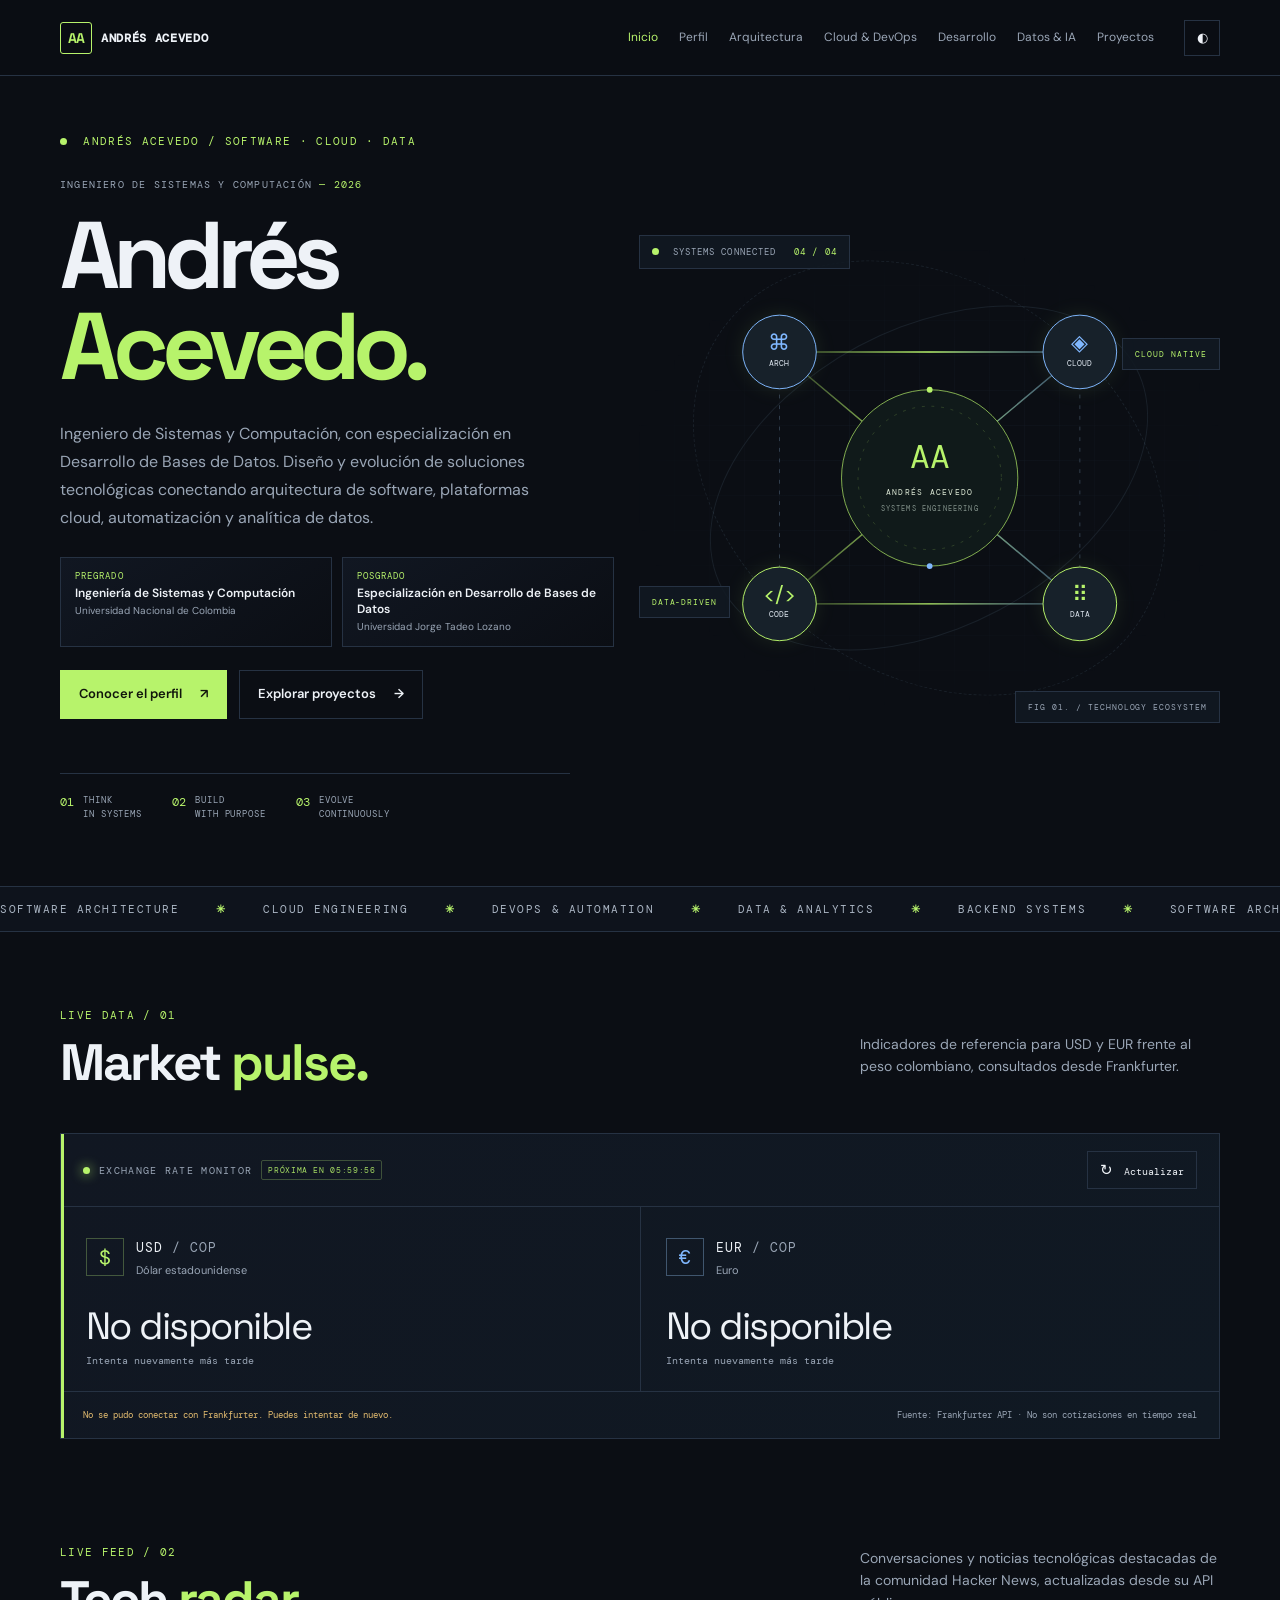
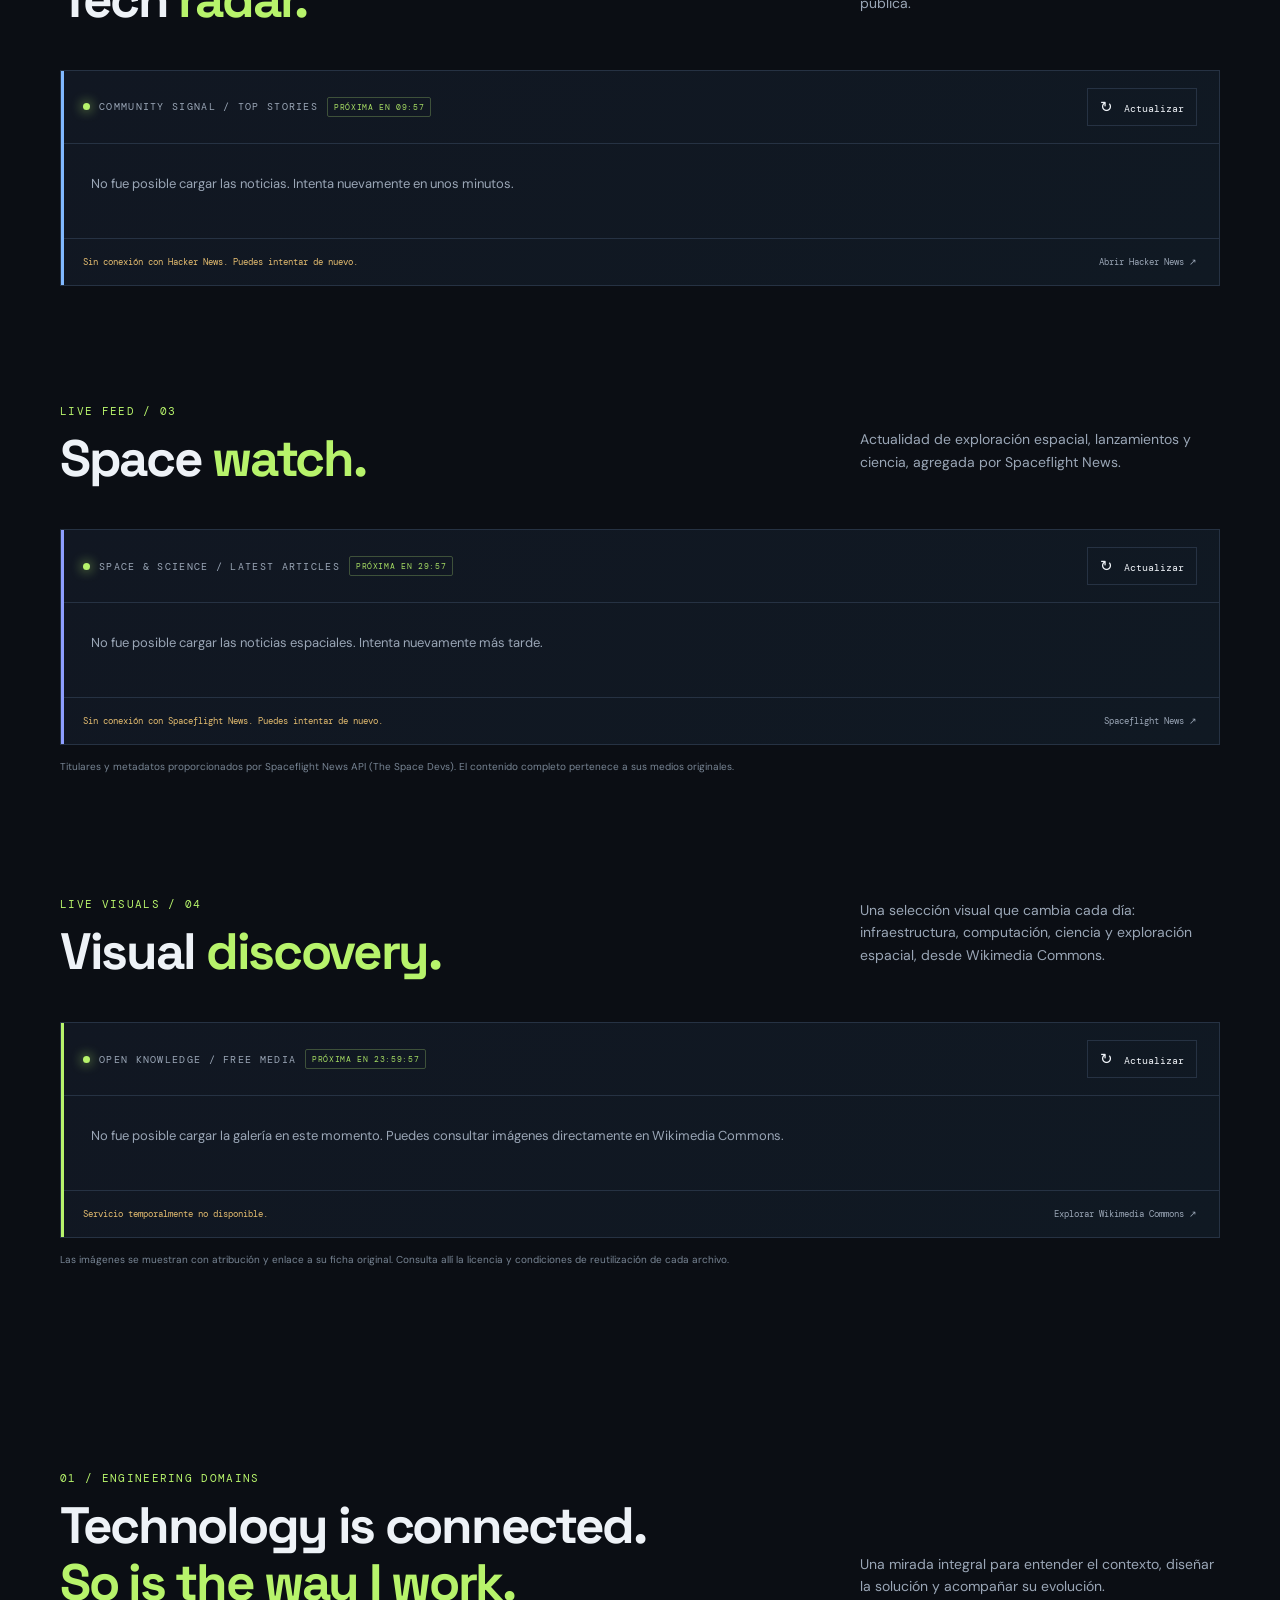
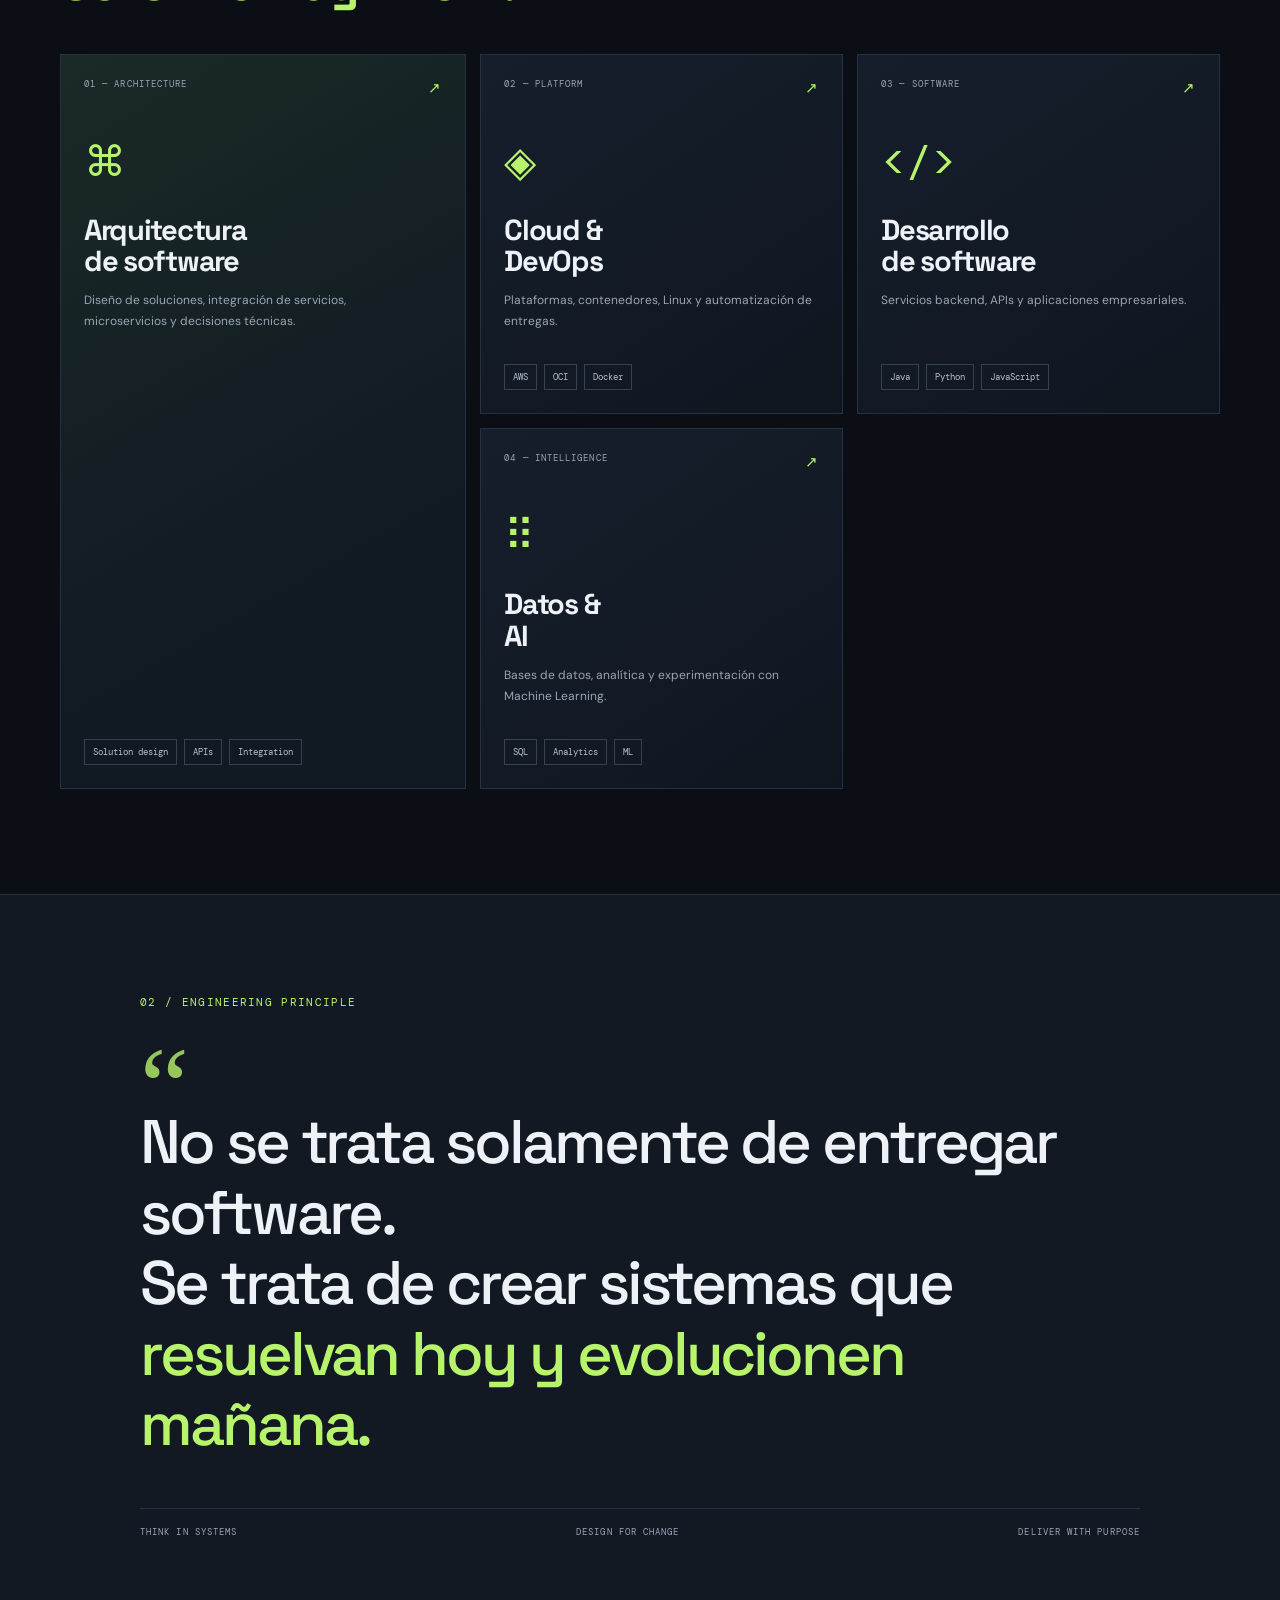
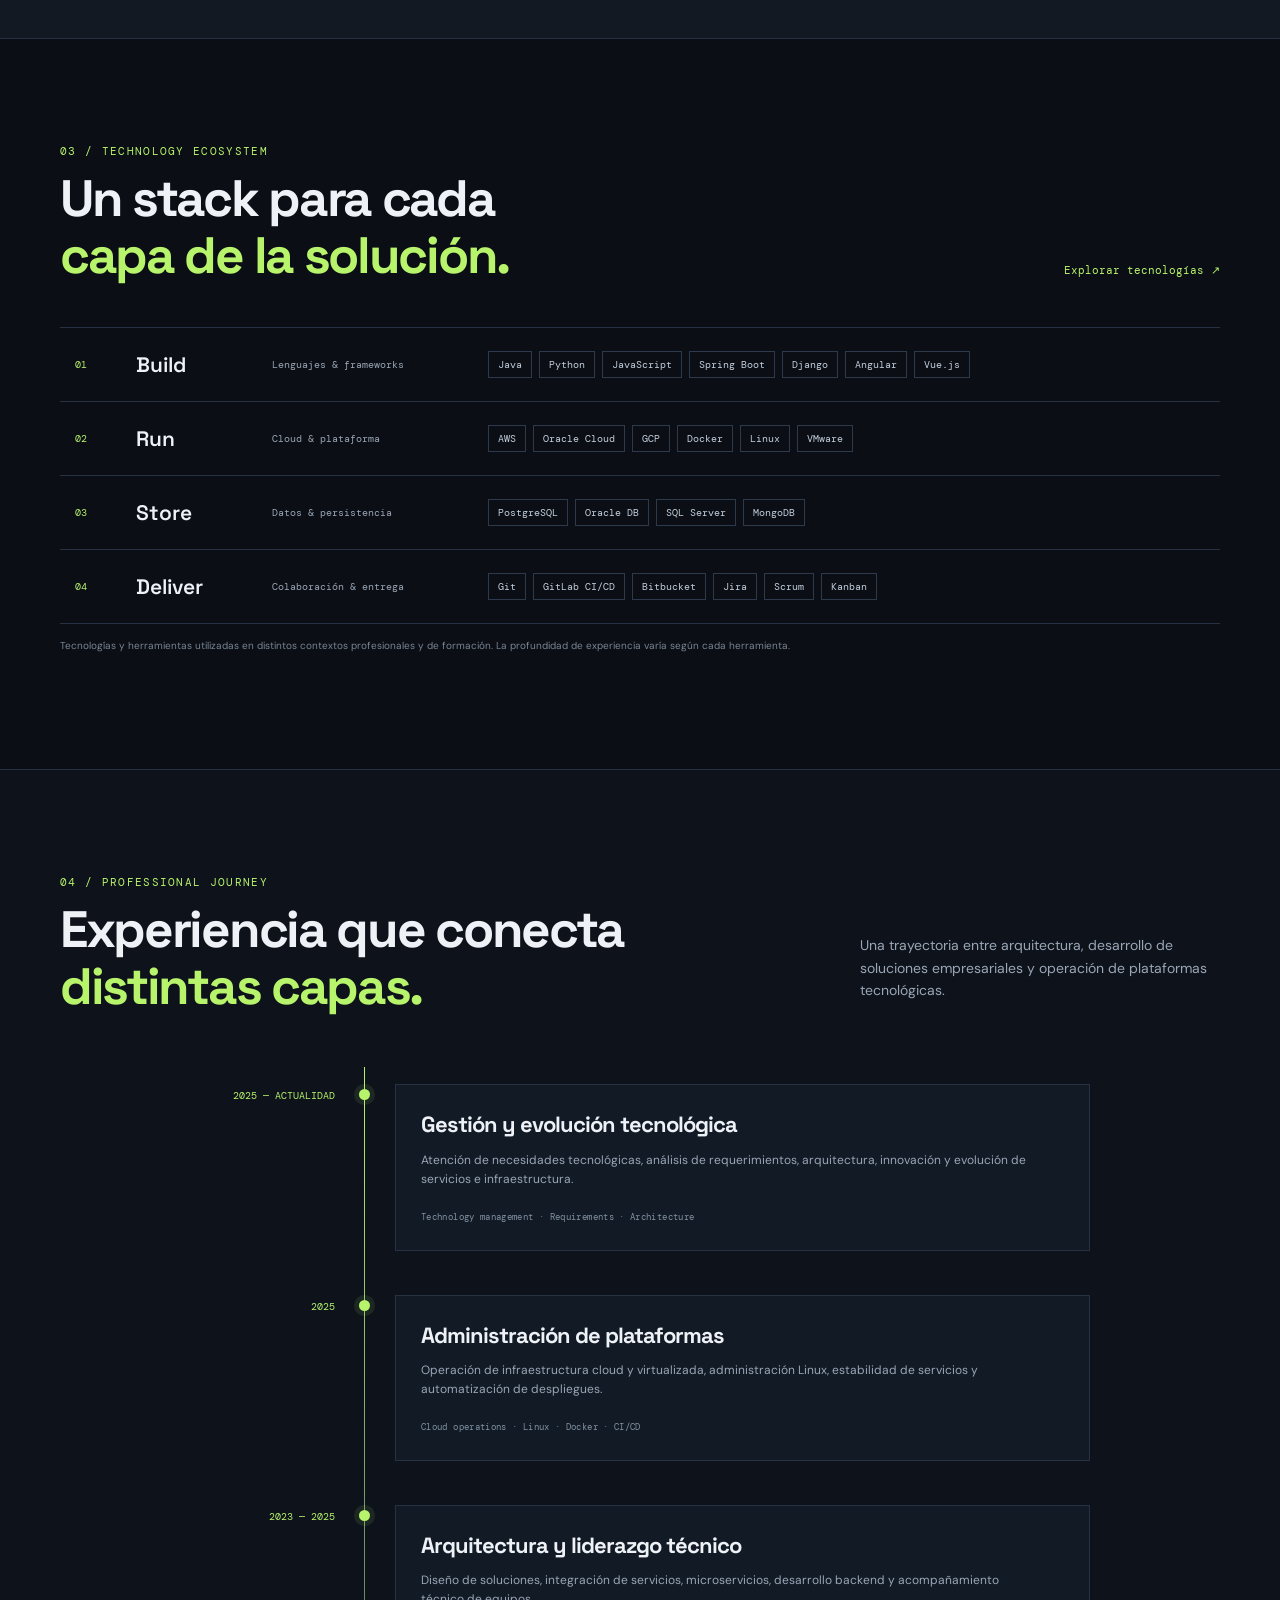
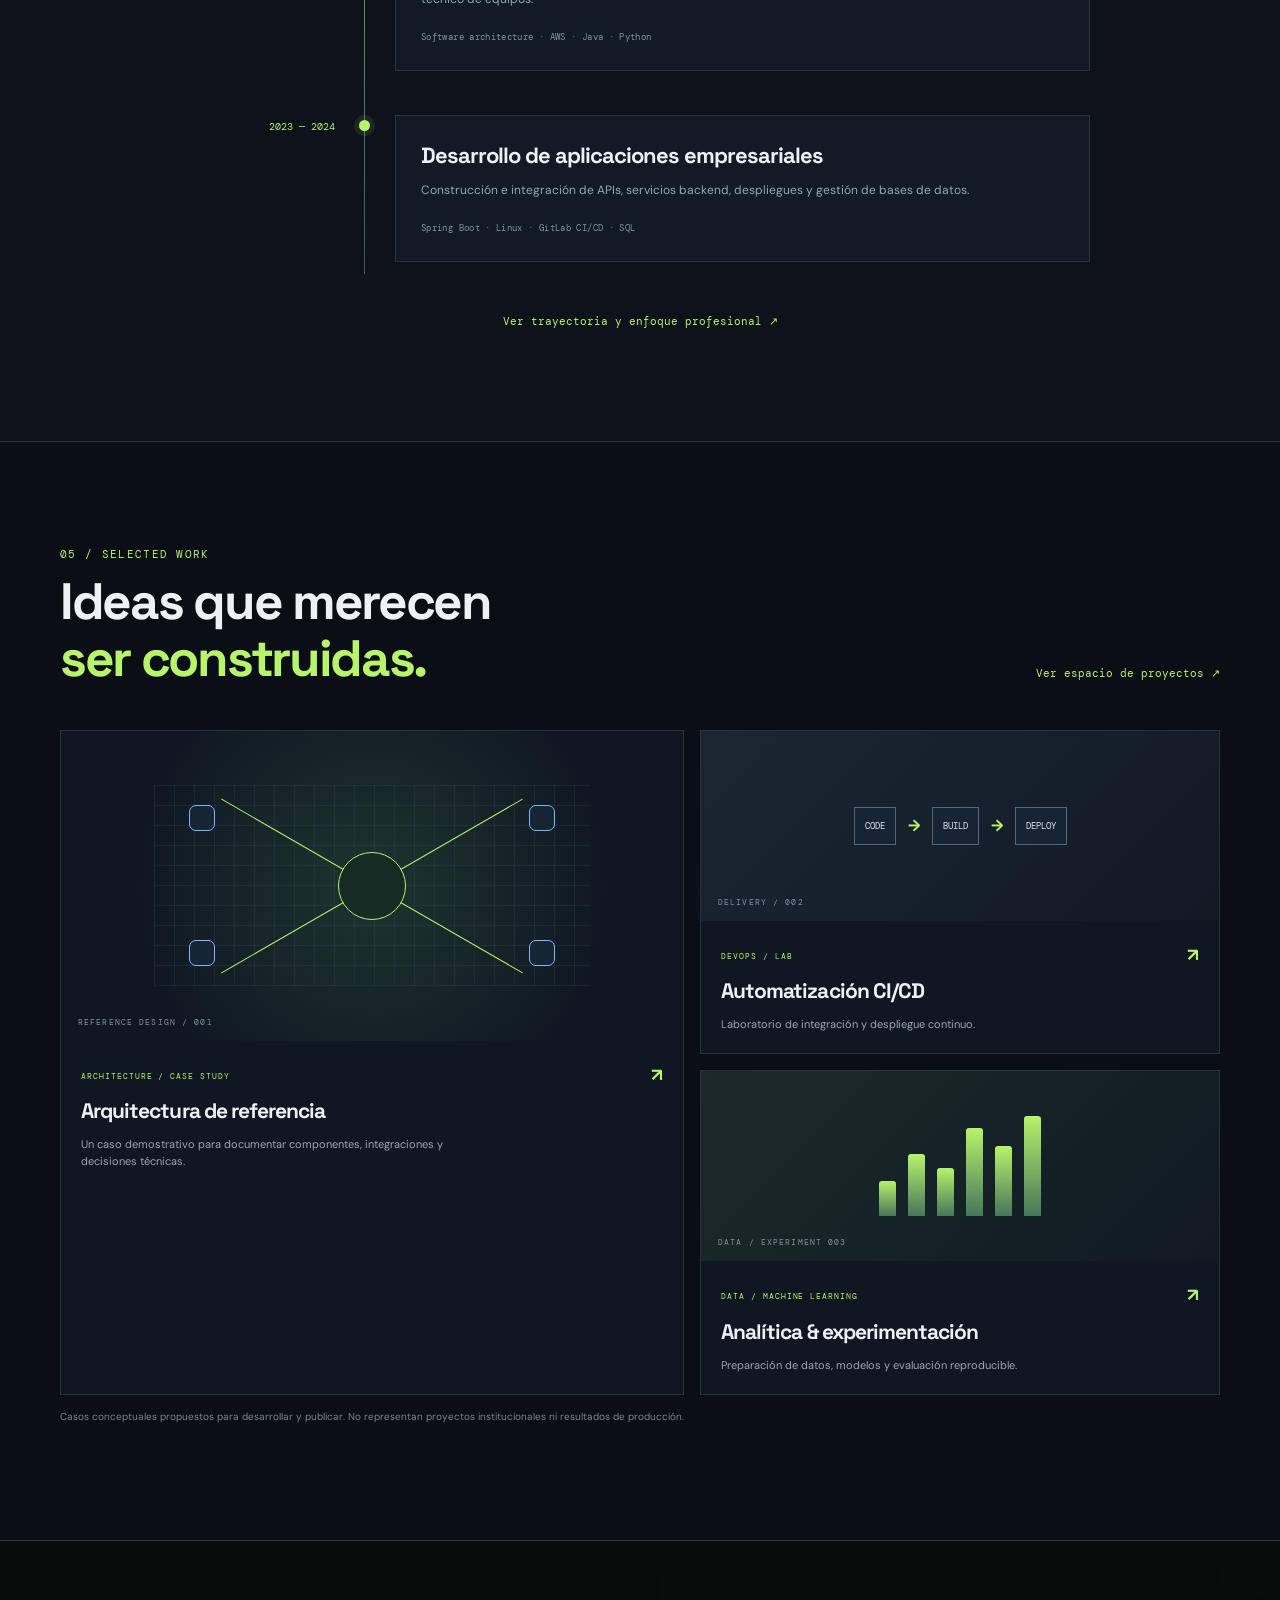
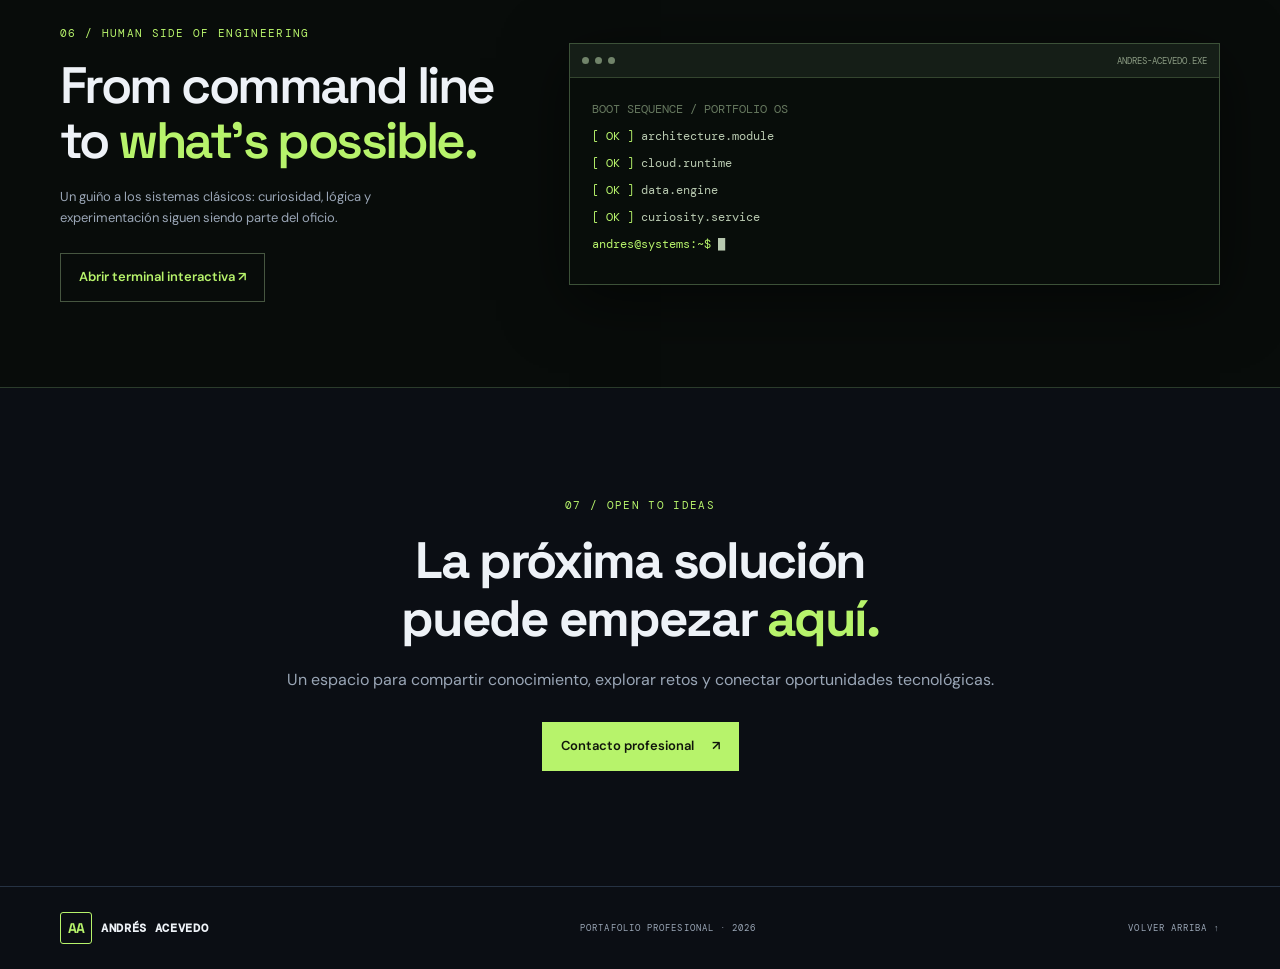
<file: index.html>
<!doctype html>
<html lang="es">
<head>
  <meta charset="utf-8"><meta name="viewport" content="width=device-width, initial-scale=1">
  <meta name="description" content="Portafolio profesional de Andrés Acevedo, Ingeniero de Sistemas y Computación de la Universidad Nacional de Colombia y Especialista en Desarrollo de Bases de Datos de la Universidad Jorge Tadeo Lozano. Arquitectura de software, cloud, DevOps y datos."><meta name="author" content="Andrés Acevedo"><meta property="og:type" content="website"><meta property="og:locale" content="es_CO"><meta property="og:title" content="Andrés Acevedo | Ingeniero de Sistemas y Computación"><meta property="og:description" content="Portafolio profesional de Andrés Acevedo, Ingeniero de Sistemas y Computación de la Universidad Nacional de Colombia y Especialista en Desarrollo de Bases de Datos de la Universidad Jorge Tadeo Lozano. Arquitectura de software, cloud, DevOps y datos.">
  <meta name="theme-color" content="#0b0e14">
  <title>Andrés Acevedo | Ingeniero de Sistemas y Computación</title>
  <link rel="icon" href="assets/favicon.svg" type="image/svg+xml">
  <link rel="stylesheet" href="assets/css/styles.css">
  <script defer src="assets/js/main.js"></script>
  <script defer src="assets/js/core/live-refresh.js"></script>
  <script defer src="assets/js/services/frankfurter.js"></script>
  <script defer src="assets/js/services/hackernews.js"></script>
  <script defer src="assets/js/services/spaceflight.js"></script>
  <script defer src="assets/js/services/wikimedia.js"></script>
</head>
<body>
<header class="site-header">
  <a class="brand" href="index.html" aria-label="Andrés Acevedo — inicio"><span class="brand-mark" aria-hidden="true">AA</span><span class="brand-name">ANDRÉS ACEVEDO</span></a>
  <button class="menu-toggle" aria-label="Abrir menú" aria-expanded="false">☰</button>
  <nav class="nav">
    <a class="active" href="index.html">Inicio</a><a href="pages/perfil.html">Perfil</a>
    <a href="pages/arquitectura.html">Arquitectura</a><a href="pages/cloud-devops.html">Cloud & DevOps</a>
    <a href="pages/desarrollo.html">Desarrollo</a><a href="pages/datos-ia.html">Datos & IA</a>
    <a href="pages/proyectos.html">Proyectos</a>
  </nav>
  <button class="theme-toggle" aria-label="Cambiar tema" title="Cambiar tema">◐</button>
</header>
<main>
  <section class="hero-v2 container">
    <div class="hero-v2-copy">
      <div class="eyebrow"><span class="pulse"></span> ANDRÉS ACEVEDO / SOFTWARE · CLOUD · DATA</div>
      <p class="hero-kicker">INGENIERO DE SISTEMAS Y COMPUTACIÓN <span>— <span data-current-year>2026</span></span></p>
      <h1>Andrés<br><em>Acevedo.</em></h1>
      <p class="hero-lead">Ingeniero de Sistemas y Computación, con especialización en Desarrollo de Bases de Datos. Diseño y evolución de soluciones tecnológicas conectando arquitectura de software, plataformas cloud, automatización y analítica de datos.</p>
      <div class="identity-education" aria-label="Formación académica principal">
        <div><span>PREGRADO</span><strong>Ingeniería de Sistemas y Computación</strong><small>Universidad Nacional de Colombia</small></div>
        <div><span>POSGRADO</span><strong>Especialización en Desarrollo de Bases de Datos</strong><small>Universidad Jorge Tadeo Lozano</small></div>
      </div>
      <div class="hero-actions">
        <a class="button button-primary" href="pages/perfil.html">Conocer el perfil <span>↗</span></a>
        <a class="button button-quiet" href="pages/proyectos.html">Explorar proyectos <span>→</span></a>
      </div>
      <div class="hero-proof">
        <div><strong>01</strong><span>THINK<br>IN SYSTEMS</span></div>
        <div><strong>02</strong><span>BUILD<br>WITH PURPOSE</span></div>
        <div><strong>03</strong><span>EVOLVE<br>CONTINUOUSLY</span></div>
      </div>
    </div>
    <div class="hero-v2-art" aria-label="Diagrama de ecosistema tecnológico">
      <div class="art-grid"></div>
      <div class="architecture-orbit orbit-a"></div><div class="architecture-orbit orbit-b"></div>
      <svg class="architecture-lines" viewBox="0 0 600 520" role="img" aria-label="Conexiones entre arquitectura, cloud, desarrollo y datos">
        <defs><linearGradient id="lineGlow" x1="0" x2="1"><stop offset="0" stop-color="#b7f36b" stop-opacity=".15"/><stop offset=".5" stop-color="#b7f36b"/><stop offset="1" stop-color="#80b8ff" stop-opacity=".3"/></linearGradient></defs>
        <path d="M300 260 L145 130 M300 260 L455 130 M300 260 L145 390 M300 260 L455 390 M145 130 L455 130 M145 390 L455 390" stroke="url(#lineGlow)" stroke-width="1.5" fill="none"/>
        <path d="M145 130 L145 390 M455 130 L455 390" stroke="#52677c" stroke-opacity=".55" stroke-dasharray="4 7" fill="none"/>
        <circle cx="300" cy="260" r="91" fill="#101a1a" stroke="#b7f36b" stroke-opacity=".7"/>
        <circle cx="300" cy="260" r="74" fill="none" stroke="#b7f36b" stroke-opacity=".18" stroke-dasharray="3 7"/>
        <text x="300" y="250" text-anchor="middle" fill="#b7f36b" font-size="34" font-family="DM Mono">AA</text>
        <text x="300" y="278" text-anchor="middle" fill="#dce8d5" font-size="8" letter-spacing="1.3" font-family="DM Mono">ANDRÉS ACEVEDO</text>
        <text x="300" y="294" text-anchor="middle" fill="#82918a" font-size="7" letter-spacing="1.2" font-family="DM Mono">SYSTEMS ENGINEERING</text>
        <g class="diagram-node" transform="translate(145 130)"><circle r="38" fill="#17212a" stroke="#80b8ff"/><text y="-2" text-anchor="middle" fill="#80b8ff" font-size="23">⌘</text><text y="14" text-anchor="middle" fill="#dce4ed" font-size="8" font-family="DM Mono">ARCH</text></g>
        <g class="diagram-node" transform="translate(455 130)"><circle r="38" fill="#17212a" stroke="#80b8ff"/><text y="-2" text-anchor="middle" fill="#80b8ff" font-size="23">◈</text><text y="14" text-anchor="middle" fill="#dce4ed" font-size="8" font-family="DM Mono">CLOUD</text></g>
        <g class="diagram-node" transform="translate(145 390)"><circle r="38" fill="#17212a" stroke="#b7f36b"/><text y="-2" text-anchor="middle" fill="#b7f36b" font-size="23">&lt;/&gt;</text><text y="14" text-anchor="middle" fill="#dce4ed" font-size="8" font-family="DM Mono">CODE</text></g>
        <g class="diagram-node" transform="translate(455 390)"><circle r="38" fill="#17212a" stroke="#b7f36b"/><text y="-2" text-anchor="middle" fill="#b7f36b" font-size="23">⠿</text><text y="14" text-anchor="middle" fill="#dce4ed" font-size="8" font-family="DM Mono">DATA</text></g>
        <circle cx="300" cy="169" r="3" fill="#b7f36b"/><circle cx="300" cy="351" r="3" fill="#80b8ff"/>
      </svg>
      <div class="art-label art-label-top"><span class="pulse"></span> SYSTEMS CONNECTED <b>04 / 04</b></div>
      <div class="art-label art-label-bottom">FIG 01. / TECHNOLOGY ECOSYSTEM</div>
      <div class="art-chip chip-one">CLOUD NATIVE</div><div class="art-chip chip-two">DATA-DRIVEN</div>
    </div>
  </section>

  <section class="ticker"><div class="ticker-track">SOFTWARE ARCHITECTURE <b>✳</b> CLOUD ENGINEERING <b>✳</b> DEVOPS & AUTOMATION <b>✳</b> DATA & ANALYTICS <b>✳</b> BACKEND SYSTEMS <b>✳</b> SOFTWARE ARCHITECTURE <b>✳</b></div></section>
  <section class="live-market section container" aria-labelledby="market-title">
    <div class="section-heading">
      <div><p class="eyebrow">LIVE DATA / 01</p><h2 id="market-title">Market <em>pulse.</em></h2></div>
      <p class="section-intro">Indicadores de referencia para USD y EUR frente al peso colombiano, consultados desde Frankfurter.</p>
    </div>
    <div class="market-panel" data-market-widget>
      <div class="market-panel-head">
        <div><span class="market-live-dot"></span><span class="market-label">EXCHANGE RATE MONITOR</span><span class="live-mode" data-refresh-countdown="Frankfurter">PRÓXIMA EN --:--</span></div>
        <button class="market-refresh" type="button" data-market-refresh><span aria-hidden="true">↻</span> Actualizar</button>
      </div>
      <div class="market-rates">
        <article class="market-rate" data-currency="USD">
          <div class="market-currency"><span class="currency-symbol">$</span><div><strong>USD <span> / COP</span></strong><small>Dólar estadounidense</small></div></div>
          <div class="market-value" data-rate-value>Consultando…</div>
          <div class="market-date" data-rate-date>Conectando con Frankfurter</div>
        </article>
        <article class="market-rate" data-currency="EUR">
          <div class="market-currency"><span class="currency-symbol euro">€</span><div><strong>EUR <span> / COP</span></strong><small>Euro</small></div></div>
          <div class="market-value" data-rate-value>Consultando…</div>
          <div class="market-date" data-rate-date>Conectando con Frankfurter</div>
        </article>
      </div>
      <div class="market-panel-foot"><span data-market-status role="status" aria-live="polite">Consultando tipos de referencia…</span><span>Fuente: Frankfurter API · No son cotizaciones en tiempo real</span></div>
    </div>
  </section>

  <section class="live-news section container" aria-labelledby="tech-radar-title">
    <div class="section-heading">
      <div><p class="eyebrow">LIVE FEED / 02</p><h2 id="tech-radar-title">Tech <em>radar.</em></h2></div>
      <p class="section-intro">Conversaciones y noticias tecnológicas destacadas de la comunidad Hacker News, actualizadas desde su API pública.</p>
    </div>
    <div class="news-panel" data-hn-widget>
      <div class="news-panel-head">
        <div><span class="market-live-dot"></span><span class="market-label">COMMUNITY SIGNAL / TOP STORIES</span><span class="live-mode" data-refresh-countdown="Hacker News">PRÓXIMA EN --:--</span></div>
        <button class="market-refresh" type="button" data-hn-refresh><span aria-hidden="true">↻</span> Actualizar</button>
      </div>
      <div class="news-grid" data-hn-list aria-live="polite">
        <div class="news-loading"><span class="news-skeleton"></span><span class="news-skeleton"></span><span class="news-skeleton"></span></div>
      </div>
      <div class="news-panel-foot"><span data-hn-status role="status" aria-live="polite">Consultando historias destacadas…</span><a href="https://news.ycombinator.com/" target="_blank" rel="noopener noreferrer">Abrir Hacker News ↗</a></div>
    </div>
  </section>

  <section class="live-space section container" aria-labelledby="spaceflight-title">
    <div class="section-heading">
      <div><p class="eyebrow">LIVE FEED / 03</p><h2 id="spaceflight-title">Space <em>watch.</em></h2></div>
      <p class="section-intro">Actualidad de exploración espacial, lanzamientos y ciencia, agregada por Spaceflight News.</p>
    </div>
    <div class="space-panel" data-spaceflight-widget>
      <div class="space-panel-head">
        <div><span class="market-live-dot"></span><span class="market-label">SPACE & SCIENCE / LATEST ARTICLES</span><span class="live-mode" data-refresh-countdown="Spaceflight News">PRÓXIMA EN --:--</span></div>
        <button class="market-refresh" type="button" data-spaceflight-refresh><span aria-hidden="true">↻</span> Actualizar</button>
      </div>
      <div class="space-grid" data-spaceflight-list aria-live="polite">
        <div class="space-loading"><span class="news-skeleton"></span><span class="news-skeleton"></span><span class="news-skeleton"></span></div>
      </div>
      <div class="space-panel-foot"><span data-spaceflight-status role="status" aria-live="polite">Consultando artículos recientes…</span><a href="https://api.spaceflightnewsapi.net/v4/docs/" target="_blank" rel="noopener noreferrer">Spaceflight News ↗</a></div>
    </div>
    <p class="micro-note">Titulares y metadatos proporcionados por Spaceflight News API (The Space Devs). El contenido completo pertenece a sus medios originales.</p>
  </section>

  <section class="live-commons section container" aria-labelledby="commons-title">
    <div class="section-heading">
      <div><p class="eyebrow">LIVE VISUALS / 04</p><h2 id="commons-title">Visual <em>discovery.</em></h2></div>
      <p class="section-intro">Una selección visual que cambia cada día: infraestructura, computación, ciencia y exploración espacial, desde Wikimedia Commons.</p>
    </div>
    <div class="commons-panel" data-wikimedia-widget>
      <div class="commons-panel-head">
        <div><span class="market-live-dot"></span><span class="market-label">OPEN KNOWLEDGE / FREE MEDIA</span><span class="live-mode" data-refresh-countdown="Wikimedia Commons">PRÓXIMA EN --:--</span></div>
        <button class="market-refresh" type="button" data-wikimedia-refresh><span aria-hidden="true">↻</span> Actualizar</button>
      </div>
      <div class="commons-grid" data-wikimedia-list aria-live="polite">
        <div class="commons-loading"><span class="news-skeleton"></span><span class="news-skeleton"></span><span class="news-skeleton"></span></div>
      </div>
      <div class="commons-panel-foot"><span data-wikimedia-status role="status" aria-live="polite">Buscando imágenes y licencias…</span><a href="https://commons.wikimedia.org/" target="_blank" rel="noopener noreferrer">Explorar Wikimedia Commons ↗</a></div>
    </div>
    <p class="micro-note">Las imágenes se muestran con atribución y enlace a su ficha original. Consulta allí la licencia y condiciones de reutilización de cada archivo.</p>
  </section>

  <section class="section container">
    <div class="section-heading"><div><p class="eyebrow">01 / ENGINEERING DOMAINS</p><h2>Technology is connected.<br><em>So is the way I work.</em></h2></div><p class="section-intro">Una mirada integral para entender el contexto, diseñar la solución y acompañar su evolución.</p></div>
    <div class="domain-grid">
      <a class="domain-card domain-wide" href="pages/arquitectura.html"><div class="domain-top"><span>01 — ARCHITECTURE</span><span>↗</span></div><div class="domain-glyph">⌘</div><h3>Arquitectura<br>de software</h3><p>Diseño de soluciones, integración de servicios, microservicios y decisiones técnicas.</p><div class="domain-tags"><span>Solution design</span><span>APIs</span><span>Integration</span></div></a>
      <a class="domain-card" href="pages/cloud-devops.html"><div class="domain-top"><span>02 — PLATFORM</span><span>↗</span></div><div class="domain-glyph">◈</div><h3>Cloud &<br>DevOps</h3><p>Plataformas, contenedores, Linux y automatización de entregas.</p><div class="domain-tags"><span>AWS</span><span>OCI</span><span>Docker</span></div></a>
      <a class="domain-card" href="pages/desarrollo.html"><div class="domain-top"><span>03 — SOFTWARE</span><span>↗</span></div><div class="domain-glyph">&lt;/&gt;</div><h3>Desarrollo<br>de software</h3><p>Servicios backend, APIs y aplicaciones empresariales.</p><div class="domain-tags"><span>Java</span><span>Python</span><span>JavaScript</span></div></a>
      <a class="domain-card" href="pages/datos-ia.html"><div class="domain-top"><span>04 — INTELLIGENCE</span><span>↗</span></div><div class="domain-glyph">⠿</div><h3>Datos &<br>AI</h3><p>Bases de datos, analítica y experimentación con Machine Learning.</p><div class="domain-tags"><span>SQL</span><span>Analytics</span><span>ML</span></div></a>
    </div>
  </section>

  <section class="statement-v2"><div class="container statement-v2-inner"><p class="eyebrow">02 / ENGINEERING PRINCIPLE</p><div class="statement-mark">“</div><h2>No se trata solamente de entregar software.<br>Se trata de crear sistemas que <em>resuelvan hoy y evolucionen mañana.</em></h2><div class="statement-foot"><span>THINK IN SYSTEMS</span><span>DESIGN FOR CHANGE</span><span>DELIVER WITH PURPOSE</span></div></div></section>

  <section class="section container">
    <div class="section-heading"><div><p class="eyebrow">03 / TECHNOLOGY ECOSYSTEM</p><h2>Un stack para cada<br><em>capa de la solución.</em></h2></div><a class="text-link" href="pages/tecnologias.html">Explorar tecnologías ↗</a></div>
    <div class="ecosystem">
      <div class="eco-row"><div class="eco-index">01</div><div class="eco-name">Build</div><div class="eco-desc">Lenguajes & frameworks</div><div class="eco-pills"><span>Java</span><span>Python</span><span>JavaScript</span><span>Spring Boot</span><span>Django</span><span>Angular</span><span>Vue.js</span></div></div>
      <div class="eco-row"><div class="eco-index">02</div><div class="eco-name">Run</div><div class="eco-desc">Cloud & plataforma</div><div class="eco-pills"><span>AWS</span><span>Oracle Cloud</span><span>GCP</span><span>Docker</span><span>Linux</span><span>VMware</span></div></div>
      <div class="eco-row"><div class="eco-index">03</div><div class="eco-name">Store</div><div class="eco-desc">Datos & persistencia</div><div class="eco-pills"><span>PostgreSQL</span><span>Oracle DB</span><span>SQL Server</span><span>MongoDB</span></div></div>
      <div class="eco-row"><div class="eco-index">04</div><div class="eco-name">Deliver</div><div class="eco-desc">Colaboración & entrega</div><div class="eco-pills"><span>Git</span><span>GitLab CI/CD</span><span>Bitbucket</span><span>Jira</span><span>Scrum</span><span>Kanban</span></div></div>
    </div>
    <p class="micro-note">Tecnologías y herramientas utilizadas en distintos contextos profesionales y de formación. La profundidad de experiencia varía según cada herramienta.</p>
  </section>

  <section class="section experience-section"><div class="container"><div class="section-heading"><div><p class="eyebrow">04 / PROFESSIONAL JOURNEY</p><h2>Experiencia que conecta<br><em>distintas capas.</em></h2></div><p class="section-intro">Una trayectoria entre arquitectura, desarrollo de soluciones empresariales y operación de plataformas tecnológicas.</p></div>
    <div class="journey">
      <div class="journey-line"></div>
      <article class="journey-item"><span class="journey-dot"></span><div class="journey-date">2025 — ACTUALIDAD</div><div class="journey-content"><h3>Gestión y evolución tecnológica</h3><p>Atención de necesidades tecnológicas, análisis de requerimientos, arquitectura, innovación y evolución de servicios e infraestructura.</p><span>Technology management · Requirements · Architecture</span></div></article>
      <article class="journey-item"><span class="journey-dot"></span><div class="journey-date">2025</div><div class="journey-content"><h3>Administración de plataformas</h3><p>Operación de infraestructura cloud y virtualizada, administración Linux, estabilidad de servicios y automatización de despliegues.</p><span>Cloud operations · Linux · Docker · CI/CD</span></div></article>
      <article class="journey-item"><span class="journey-dot"></span><div class="journey-date">2023 — 2025</div><div class="journey-content"><h3>Arquitectura y liderazgo técnico</h3><p>Diseño de soluciones, integración de servicios, microservicios, desarrollo backend y acompañamiento técnico de equipos.</p><span>Software architecture · AWS · Java · Python</span></div></article>
      <article class="journey-item"><span class="journey-dot"></span><div class="journey-date">2023 — 2024</div><div class="journey-content"><h3>Desarrollo de aplicaciones empresariales</h3><p>Construcción e integración de APIs, servicios backend, despliegues y gestión de bases de datos.</p><span>Spring Boot · Linux · GitLab CI/CD · SQL</span></div></article>
    </div>
    <a class="text-link journey-link" href="pages/experiencia.html">Ver trayectoria y enfoque profesional ↗</a>
  </div></section>

  <section class="section container">
    <div class="section-heading"><div><p class="eyebrow">05 / SELECTED WORK</p><h2>Ideas que merecen<br><em>ser construidas.</em></h2></div><a class="text-link" href="pages/proyectos.html">Ver espacio de proyectos ↗</a></div>
    <div class="project-grid">
      <a class="project-card project-main" href="pages/proyectos.html"><div class="project-visual visual-architecture"><div class="mini-architecture"><i></i><i></i><i></i><i></i><b></b></div><span>REFERENCE DESIGN / 001</span></div><div class="project-info"><div><span>ARCHITECTURE / CASE STUDY</span><h3>Arquitectura de referencia</h3><p>Un caso demostrativo para documentar componentes, integraciones y decisiones técnicas.</p></div><b>↗</b></div></a>
      <a class="project-card" href="pages/proyectos.html"><div class="project-visual visual-pipeline"><div class="pipeline-flow"><i>CODE</i><b>→</b><i>BUILD</i><b>→</b><i>DEPLOY</i></div><span>DELIVERY / 002</span></div><div class="project-info"><div><span>DEVOPS / LAB</span><h3>Automatización CI/CD</h3><p>Laboratorio de integración y despliegue continuo.</p></div><b>↗</b></div></a>
      <a class="project-card" href="pages/proyectos.html"><div class="project-visual visual-data"><div class="data-bars"><i></i><i></i><i></i><i></i><i></i><i></i></div><span>DATA / EXPERIMENT 003</span></div><div class="project-info"><div><span>DATA / MACHINE LEARNING</span><h3>Analítica & experimentación</h3><p>Preparación de datos, modelos y evaluación reproducible.</p></div><b>↗</b></div></a>
    </div>
    <p class="micro-note">Casos conceptuales propuestos para desarrollar y publicar. No representan proyectos institucionales ni resultados de producción.</p>
  </section>

  <section class="retro-v2"><div class="container retro-v2-inner"><div><p class="eyebrow">06 / HUMAN SIDE OF ENGINEERING</p><h2>From command line<br>to <em>what’s possible.</em></h2><p>Un guiño a los sistemas clásicos: curiosidad, lógica y experimentación siguen siendo parte del oficio.</p><a class="button button-outline" href="pages/lab.html">Abrir terminal interactiva ↗</a></div><div class="terminal terminal-v2"><div class="terminal-bar"><span></span><span></span><span></span><b>ANDRES-ACEVEDO.EXE</b></div><div class="terminal-body"><p class="terminal-dim">BOOT SEQUENCE / PORTFOLIO OS</p><p><span class="terminal-ok">[ OK ]</span> architecture.module</p><p><span class="terminal-ok">[ OK ]</span> cloud.runtime</p><p><span class="terminal-ok">[ OK ]</span> data.engine</p><p><span class="terminal-ok">[ OK ]</span> curiosity.service</p><p><span class="terminal-prompt">andres@systems:~$</span> <span class="terminal-cursor">█</span></p></div></div></div></section>

  <section class="closing container"><p class="eyebrow">07 / OPEN TO IDEAS</p><h2>La próxima solución<br>puede empezar <em>aquí.</em></h2><p>Un espacio para compartir conocimiento, explorar retos y conectar oportunidades tecnológicas.</p><a class="button button-primary" href="pages/contacto.html">Contacto profesional <span>↗</span></a></section>
</main>
<footer class="footer"><div class="container footer-inner"><a class="brand" href="index.html" aria-label="Andrés Acevedo — inicio"><span class="brand-mark" aria-hidden="true">AA</span><span class="brand-name">ANDRÉS ACEVEDO</span></a><span>PORTAFOLIO PROFESIONAL · <span data-current-year>2026</span></span><a href="#top">VOLVER ARRIBA ↑</a></div></footer>

<script defer src="assets/js/config/cloudflare-analytics.config.js"></script>
<script defer src="assets/js/services/cloudflare-analytics.js"></script>
</body></html>
</file>
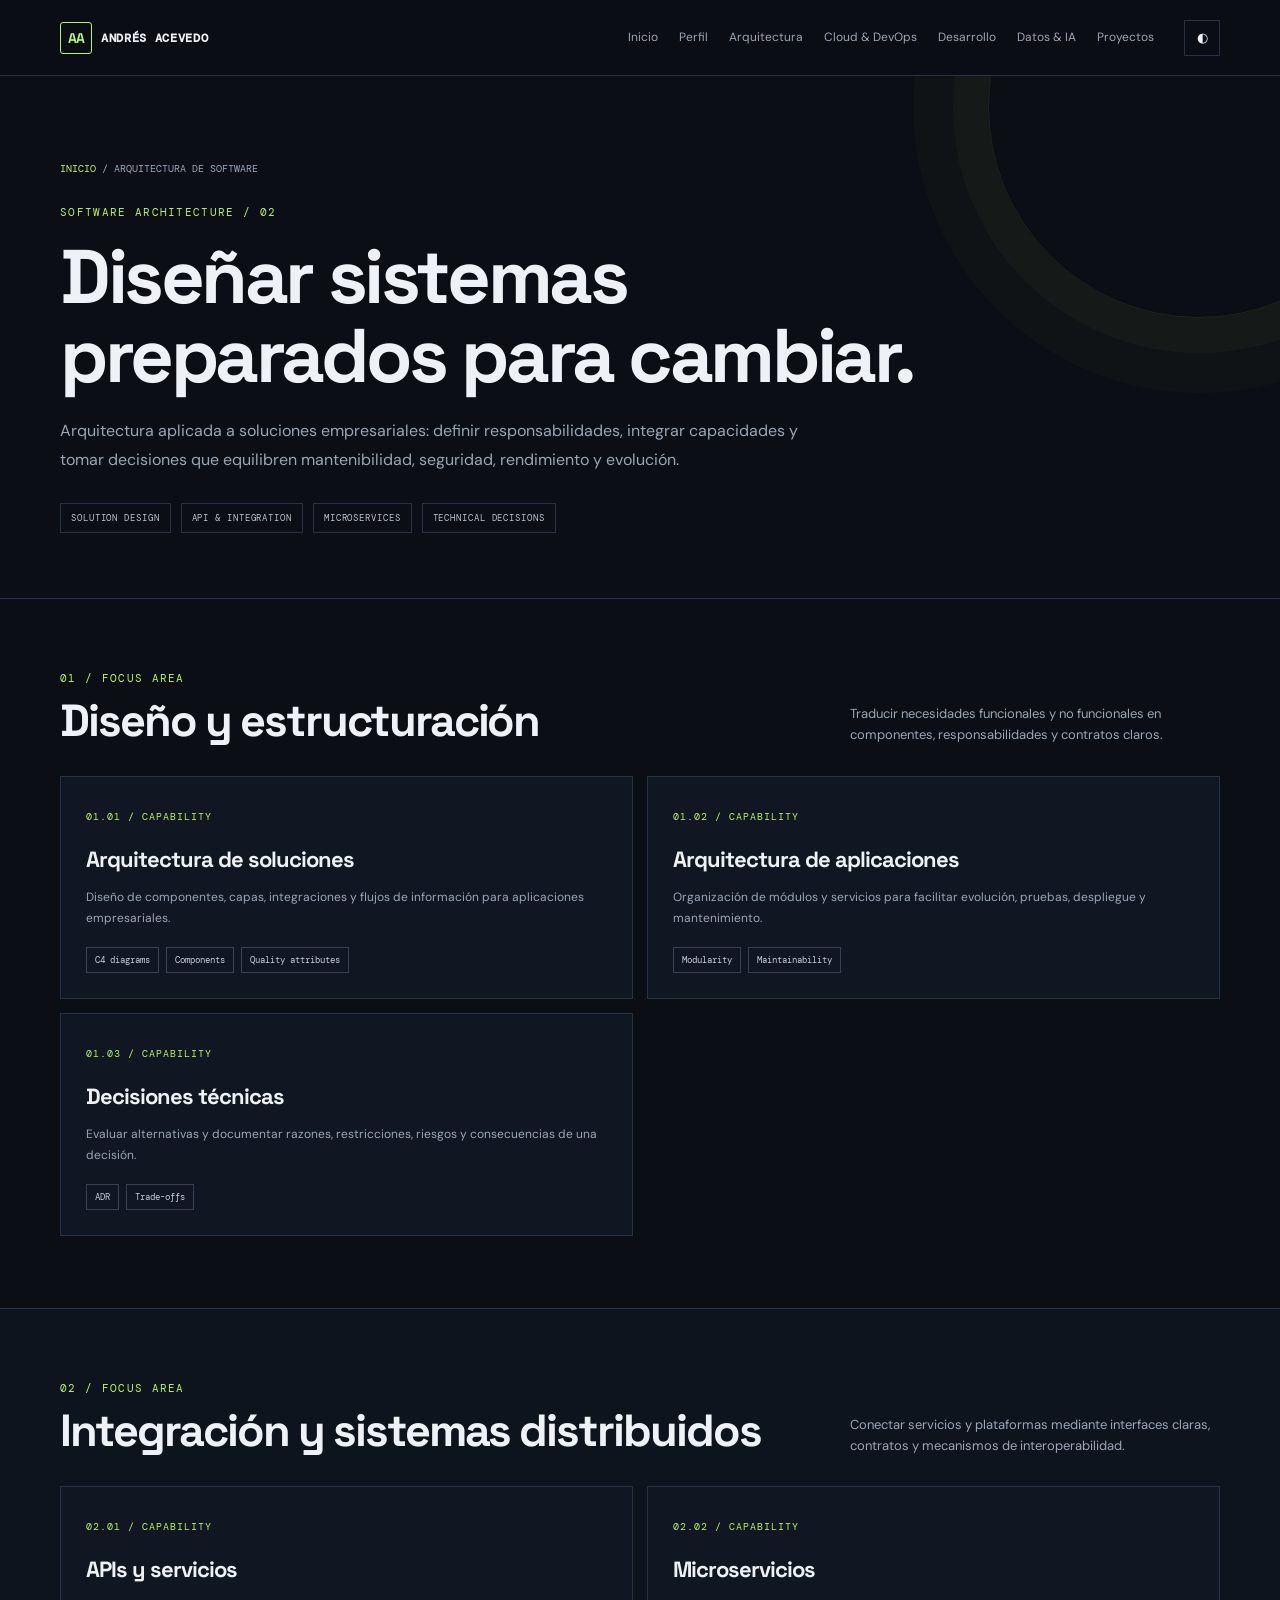
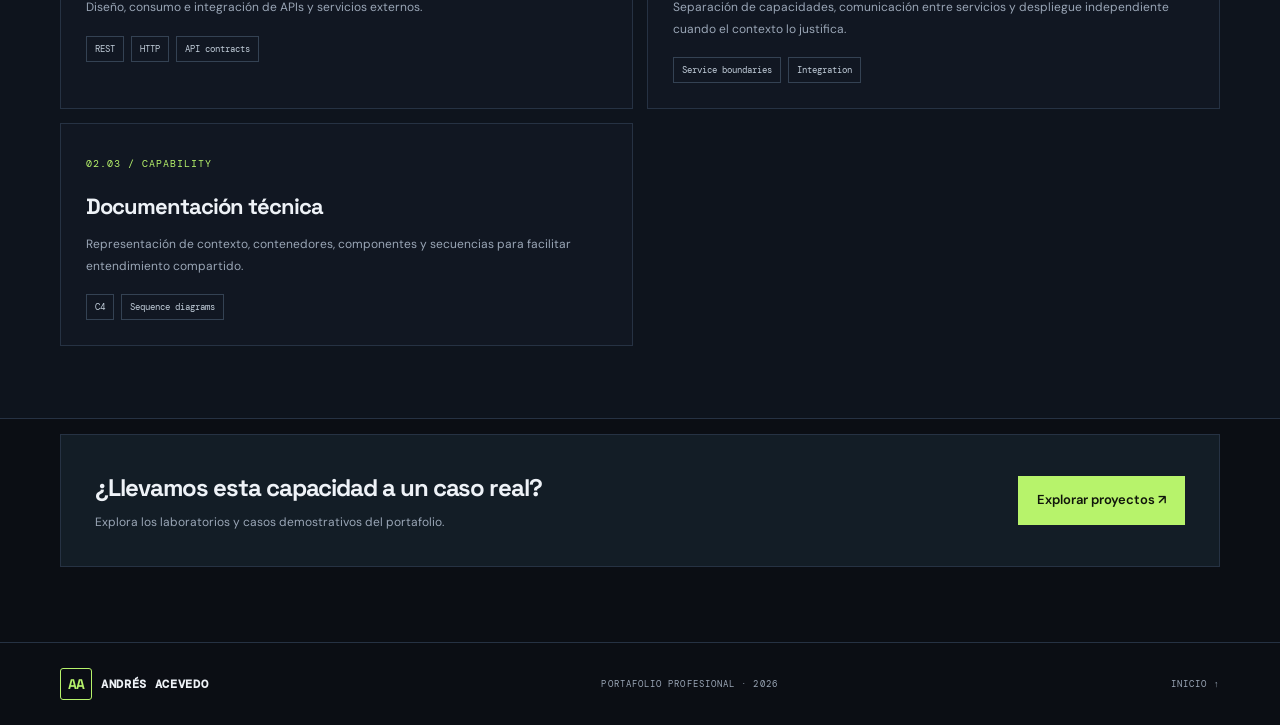
<file: pages/arquitectura.html>
<!doctype html><html lang="es"><head><meta charset="utf-8"><meta name="viewport" content="width=device-width, initial-scale=1"><meta name="description" content="Arquitectura aplicada a soluciones empresariales: definir responsabilidades, integrar capacidades y tomar decisiones que equilibren mantenibilidad, seguridad, rendimiento y evolución."><meta name="author" content="Andrés Acevedo"><meta property="og:type" content="website"><meta property="og:locale" content="es_CO"><meta property="og:title" content="Arquitectura de software | Andrés Acevedo"><meta property="og:description" content="Arquitectura aplicada a soluciones empresariales: definir responsabilidades, integrar capacidades y tomar decisiones que equilibren mantenibilidad, seguridad, rendimiento y evolución."><meta name="theme-color" content="#0b0e14"><title>Arquitectura de software | Andrés Acevedo</title><link rel="icon" href="../assets/favicon.svg" type="image/svg+xml"><link rel="stylesheet" href="../assets/css/styles.css"><script defer src="../assets/js/main.js"></script></head><body><header class="site-header">
<a class="brand" href="../index.html" aria-label="Andrés Acevedo — inicio"><span class="brand-mark" aria-hidden="true">AA</span><span class="brand-name">ANDRÉS ACEVEDO</span></a>
<button class="menu-toggle" aria-label="Abrir menú" aria-expanded="false">☰</button>
<nav class="nav"><a href="../index.html">Inicio</a><a href="perfil.html">Perfil</a><a href="arquitectura.html">Arquitectura</a><a href="cloud-devops.html">Cloud & DevOps</a><a href="desarrollo.html">Desarrollo</a><a href="datos-ia.html">Datos & IA</a><a href="proyectos.html">Proyectos</a></nav>
<button class="theme-toggle" aria-label="Cambiar tema">◐</button></header><main><section class="inner-hero"><div class="container"><div class="breadcrumbs"><a href="../index.html">INICIO</a> / ARQUITECTURA DE SOFTWARE</div><p class="eyebrow">SOFTWARE ARCHITECTURE / 02</p><h1>Diseñar sistemas preparados para cambiar.</h1><p class="lead">Arquitectura aplicada a soluciones empresariales: definir responsabilidades, integrar capacidades y tomar decisiones que equilibren mantenibilidad, seguridad, rendimiento y evolución.</p><div class="inner-meta"><span>SOLUTION DESIGN</span><span>API & INTEGRATION</span><span>MICROSERVICES</span><span>TECHNICAL DECISIONS</span></div></div></section><section class="inner-section "><div class="container"><div class="inner-section-head"><div><p class="eyebrow">01 / FOCUS AREA</p><h2>Diseño y estructuración</h2></div><p>Traducir necesidades funcionales y no funcionales en componentes, responsabilidades y contratos claros.</p></div><div class="inner-cards"><article class="inner-card"><span class="number">01.01 / CAPABILITY</span><h3>Arquitectura de soluciones</h3><p>Diseño de componentes, capas, integraciones y flujos de información para aplicaciones empresariales.</p><div class="tag-row"><span>C4 diagrams</span><span>Components</span><span>Quality attributes</span></div></article><article class="inner-card"><span class="number">01.02 / CAPABILITY</span><h3>Arquitectura de aplicaciones</h3><p>Organización de módulos y servicios para facilitar evolución, pruebas, despliegue y mantenimiento.</p><div class="tag-row"><span>Modularity</span><span>Maintainability</span></div></article><article class="inner-card"><span class="number">01.03 / CAPABILITY</span><h3>Decisiones técnicas</h3><p>Evaluar alternativas y documentar razones, restricciones, riesgos y consecuencias de una decisión.</p><div class="tag-row"><span>ADR</span><span>Trade-offs</span></div></article></div></div></section><section class="inner-section alt"><div class="container"><div class="inner-section-head"><div><p class="eyebrow">02 / FOCUS AREA</p><h2>Integración y sistemas distribuidos</h2></div><p>Conectar servicios y plataformas mediante interfaces claras, contratos y mecanismos de interoperabilidad.</p></div><div class="inner-cards"><article class="inner-card"><span class="number">02.01 / CAPABILITY</span><h3>APIs y servicios</h3><p>Diseño, consumo e integración de APIs y servicios externos.</p><div class="tag-row"><span>REST</span><span>HTTP</span><span>API contracts</span></div></article><article class="inner-card"><span class="number">02.02 / CAPABILITY</span><h3>Microservicios</h3><p>Separación de capacidades, comunicación entre servicios y despliegue independiente cuando el contexto lo justifica.</p><div class="tag-row"><span>Service boundaries</span><span>Integration</span></div></article><article class="inner-card"><span class="number">02.03 / CAPABILITY</span><h3>Documentación técnica</h3><p>Representación de contexto, contenedores, componentes y secuencias para facilitar entendimiento compartido.</p><div class="tag-row"><span>C4</span><span>Sequence diagrams</span></div></article></div></div></section><div class="container"><div class="inner-footer-cta"><div><h3>¿Llevamos esta capacidad a un caso real?</h3><p>Explora los laboratorios y casos demostrativos del portafolio.</p></div><a class="button button-primary" href="proyectos.html">Explorar proyectos ↗</a></div></div></main><footer class="footer"><div class="container footer-inner"><a class="brand" href="../index.html" aria-label="Andrés Acevedo — inicio"><span class="brand-mark" aria-hidden="true">AA</span><span class="brand-name">ANDRÉS ACEVEDO</span></a><span>PORTAFOLIO PROFESIONAL · <span data-current-year>2026</span></span><a href="../index.html">INICIO ↑</a></div></footer>
<script defer src="../assets/js/config/cloudflare-analytics.config.js"></script>
<script defer src="../assets/js/services/cloudflare-analytics.js"></script>
</body></html>
</file>
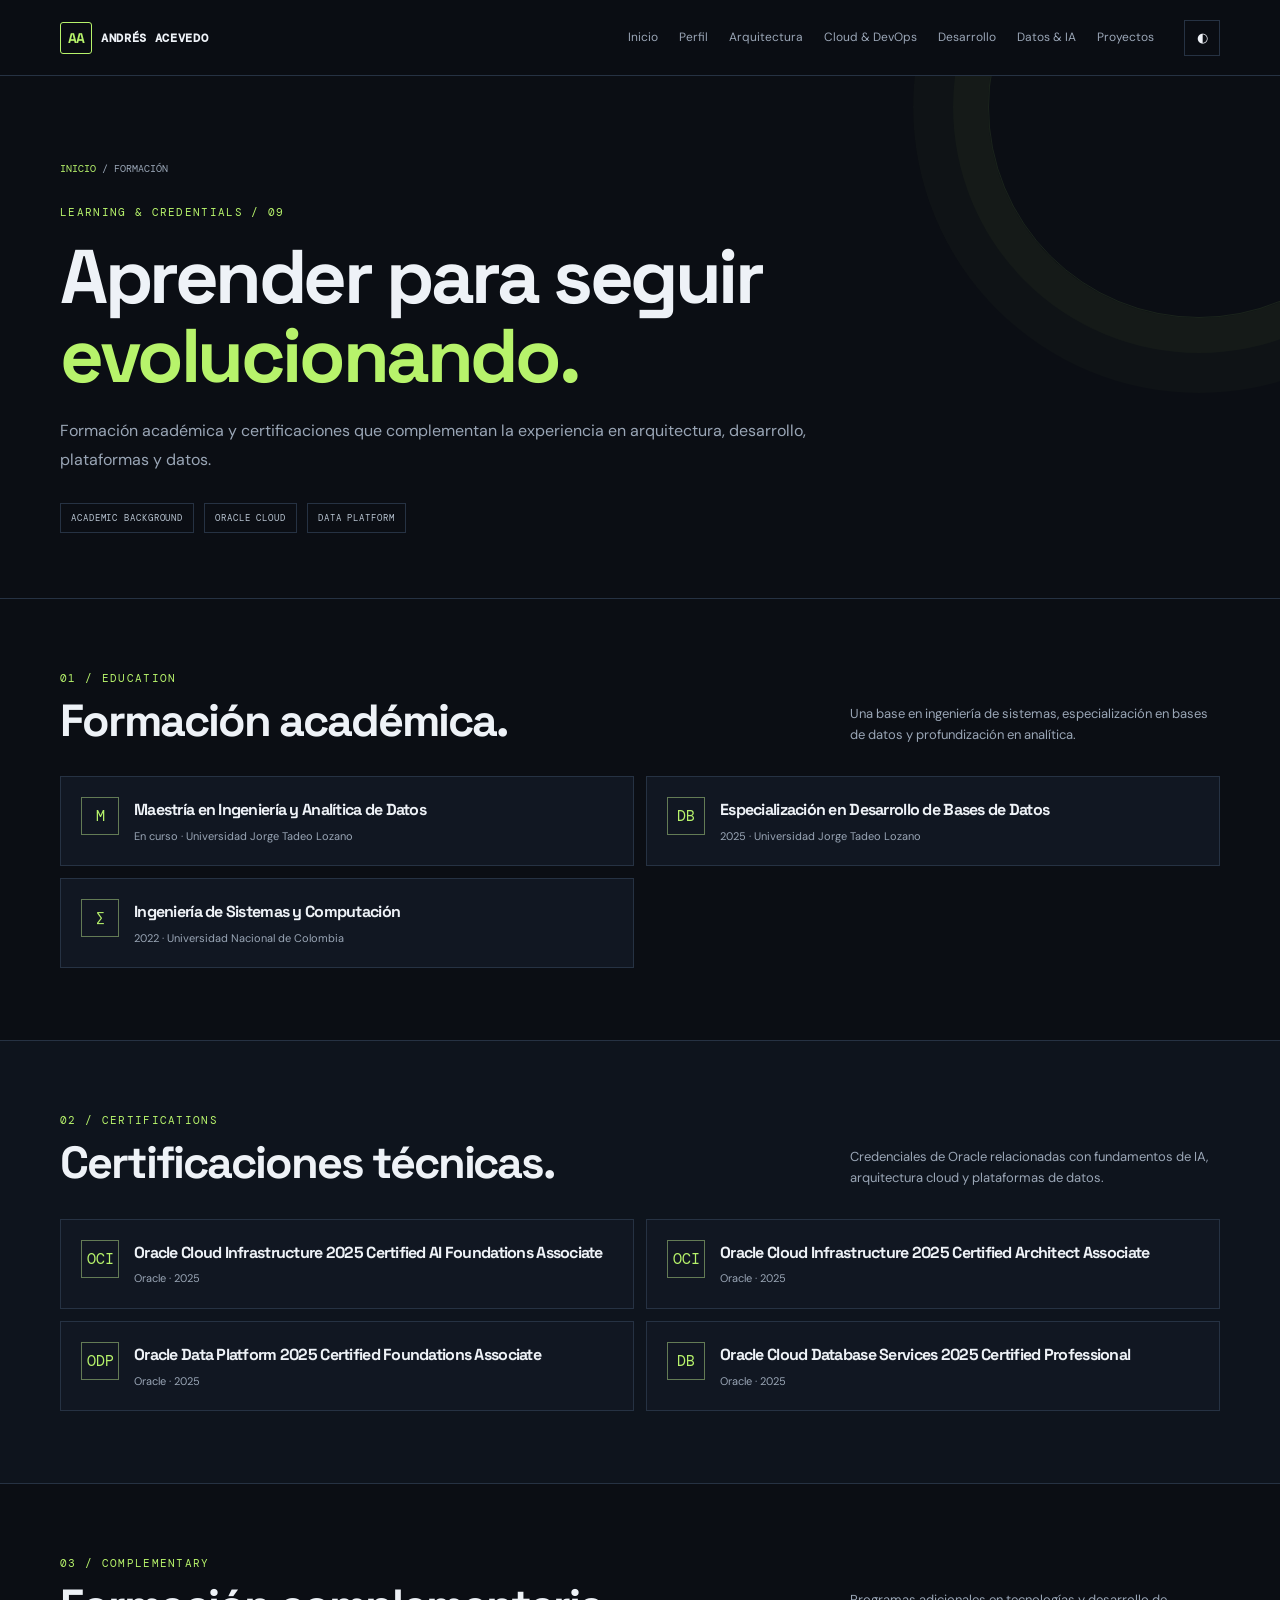
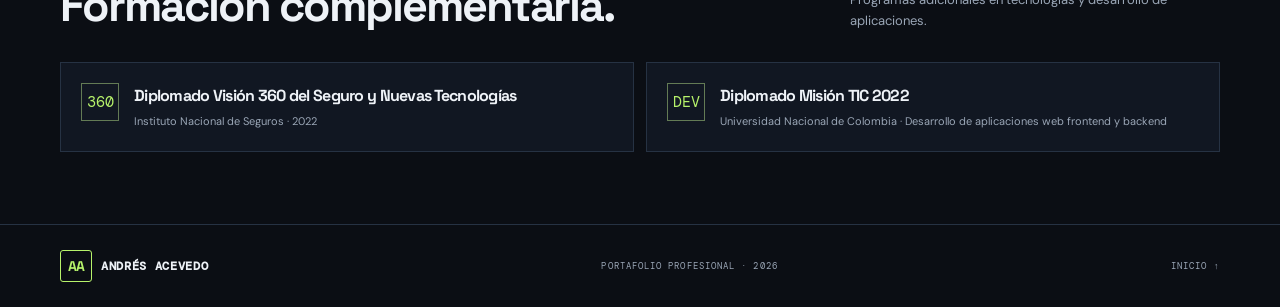
<file: pages/certificaciones.html>
<!doctype html><html lang="es"><head><meta charset="utf-8"><meta name="viewport" content="width=device-width, initial-scale=1"><meta name="description" content="Formación académica y certificaciones técnicas."><meta name="author" content="Andrés Acevedo"><meta property="og:type" content="website"><meta property="og:locale" content="es_CO"><meta property="og:title" content="Formación y certificaciones | Andrés Acevedo"><meta property="og:description" content="Formación académica y certificaciones técnicas."><meta name="theme-color" content="#0b0e14"><title>Formación y certificaciones | Andrés Acevedo</title><link rel="stylesheet" href="../assets/css/styles.css"><script defer src="../assets/js/main.js"></script></head><body><header class="site-header">
<a class="brand" href="../index.html" aria-label="Andrés Acevedo — inicio"><span class="brand-mark" aria-hidden="true">AA</span><span class="brand-name">ANDRÉS ACEVEDO</span></a>
<button class="menu-toggle" aria-label="Abrir menú" aria-expanded="false">☰</button>
<nav class="nav"><a href="../index.html">Inicio</a><a href="perfil.html">Perfil</a><a href="arquitectura.html">Arquitectura</a><a href="cloud-devops.html">Cloud & DevOps</a><a href="desarrollo.html">Desarrollo</a><a href="datos-ia.html">Datos & IA</a><a href="proyectos.html">Proyectos</a></nav>
<button class="theme-toggle" aria-label="Cambiar tema">◐</button></header><main>
<section class="inner-hero"><div class="container"><div class="breadcrumbs"><a href="../index.html">INICIO</a> / FORMACIÓN</div><p class="eyebrow">LEARNING & CREDENTIALS / 09</p><h1>Aprender para seguir<br><em>evolucionando.</em></h1><p class="lead">Formación académica y certificaciones que complementan la experiencia en arquitectura, desarrollo, plataformas y datos.</p><div class="inner-meta"><span>ACADEMIC BACKGROUND</span><span>ORACLE CLOUD</span><span>DATA PLATFORM</span></div></div></section>
<section class="inner-section"><div class="container"><div class="inner-section-head"><div><p class="eyebrow">01 / EDUCATION</p><h2>Formación académica.</h2></div><p>Una base en ingeniería de sistemas, especialización en bases de datos y profundización en analítica.</p></div><div class="credential-grid">
<div class="credential"><div class="credential-icon">M</div><div><h3>Maestría en Ingeniería y Analítica de Datos</h3><p>En curso · Universidad Jorge Tadeo Lozano</p></div></div>
<div class="credential"><div class="credential-icon">DB</div><div><h3>Especialización en Desarrollo de Bases de Datos</h3><p>2025 · Universidad Jorge Tadeo Lozano</p></div></div>
<div class="credential"><div class="credential-icon">∑</div><div><h3>Ingeniería de Sistemas y Computación</h3><p>2022 · Universidad Nacional de Colombia</p></div></div>
</div></div></section>
<section class="inner-section alt"><div class="container"><div class="inner-section-head"><div><p class="eyebrow">02 / CERTIFICATIONS</p><h2>Certificaciones técnicas.</h2></div><p>Credenciales de Oracle relacionadas con fundamentos de IA, arquitectura cloud y plataformas de datos.</p></div><div class="credential-grid">
<div class="credential"><div class="credential-icon">OCI</div><div><h3>Oracle Cloud Infrastructure 2025 Certified AI Foundations Associate</h3><p>Oracle · 2025</p></div></div>
<div class="credential"><div class="credential-icon">OCI</div><div><h3>Oracle Cloud Infrastructure 2025 Certified Architect Associate</h3><p>Oracle · 2025</p></div></div>
<div class="credential"><div class="credential-icon">ODP</div><div><h3>Oracle Data Platform 2025 Certified Foundations Associate</h3><p>Oracle · 2025</p></div></div>
<div class="credential"><div class="credential-icon">DB</div><div><h3>Oracle Cloud Database Services 2025 Certified Professional</h3><p>Oracle · 2025</p></div></div>
</div></div></section>
<section class="inner-section"><div class="container"><div class="inner-section-head"><div><p class="eyebrow">03 / COMPLEMENTARY</p><h2>Formación complementaria.</h2></div><p>Programas adicionales en tecnologías y desarrollo de aplicaciones.</p></div><div class="credential-grid">
<div class="credential"><div class="credential-icon">360</div><div><h3>Diplomado Visión 360 del Seguro y Nuevas Tecnologías</h3><p>Instituto Nacional de Seguros · 2022</p></div></div>
<div class="credential"><div class="credential-icon">DEV</div><div><h3>Diplomado Misión TIC 2022</h3><p>Universidad Nacional de Colombia · Desarrollo de aplicaciones web frontend y backend</p></div></div>
</div></div></section>
</main><footer class="footer"><div class="container footer-inner"><a class="brand" href="../index.html" aria-label="Andrés Acevedo — inicio"><span class="brand-mark" aria-hidden="true">AA</span><span class="brand-name">ANDRÉS ACEVEDO</span></a><span>PORTAFOLIO PROFESIONAL · <span data-current-year>2026</span></span><a href="../index.html">INICIO ↑</a></div></footer>
<script defer src="../assets/js/config/cloudflare-analytics.config.js"></script>
<script defer src="../assets/js/services/cloudflare-analytics.js"></script>
</body></html>
</file>
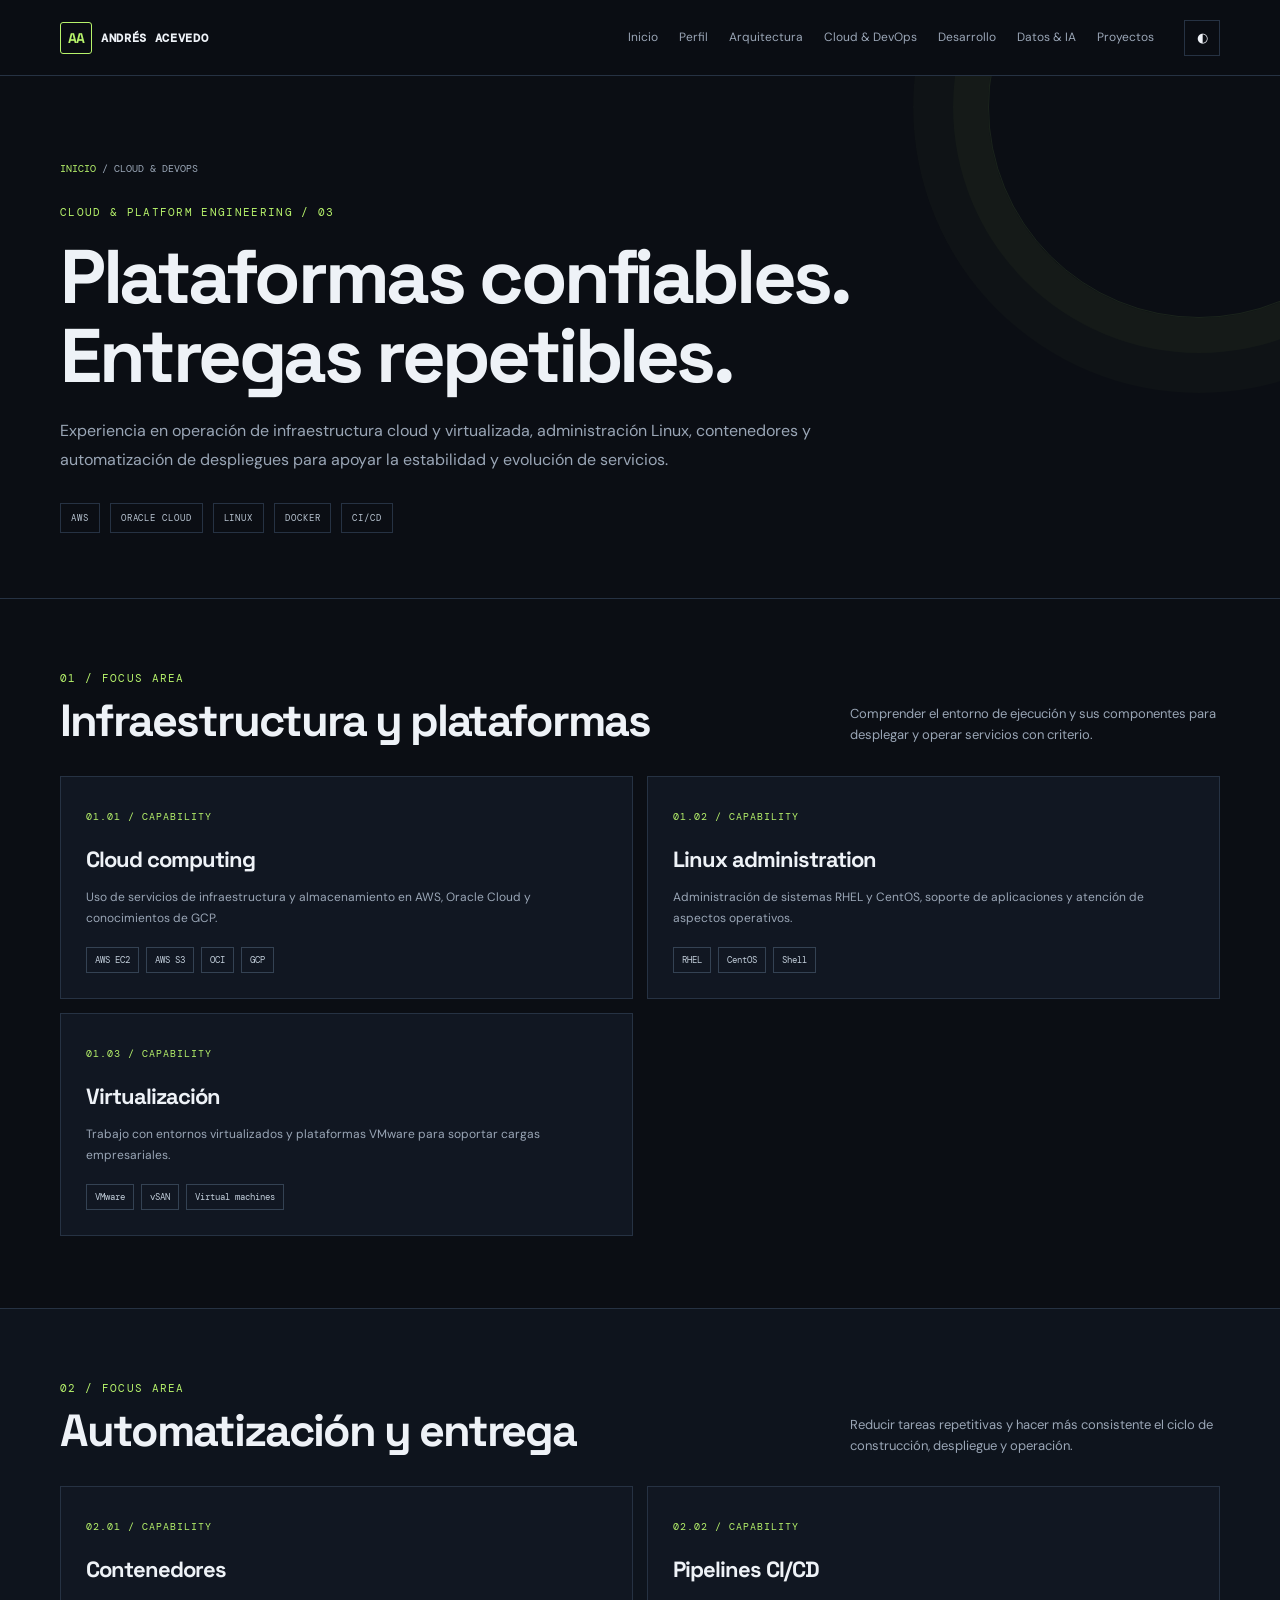
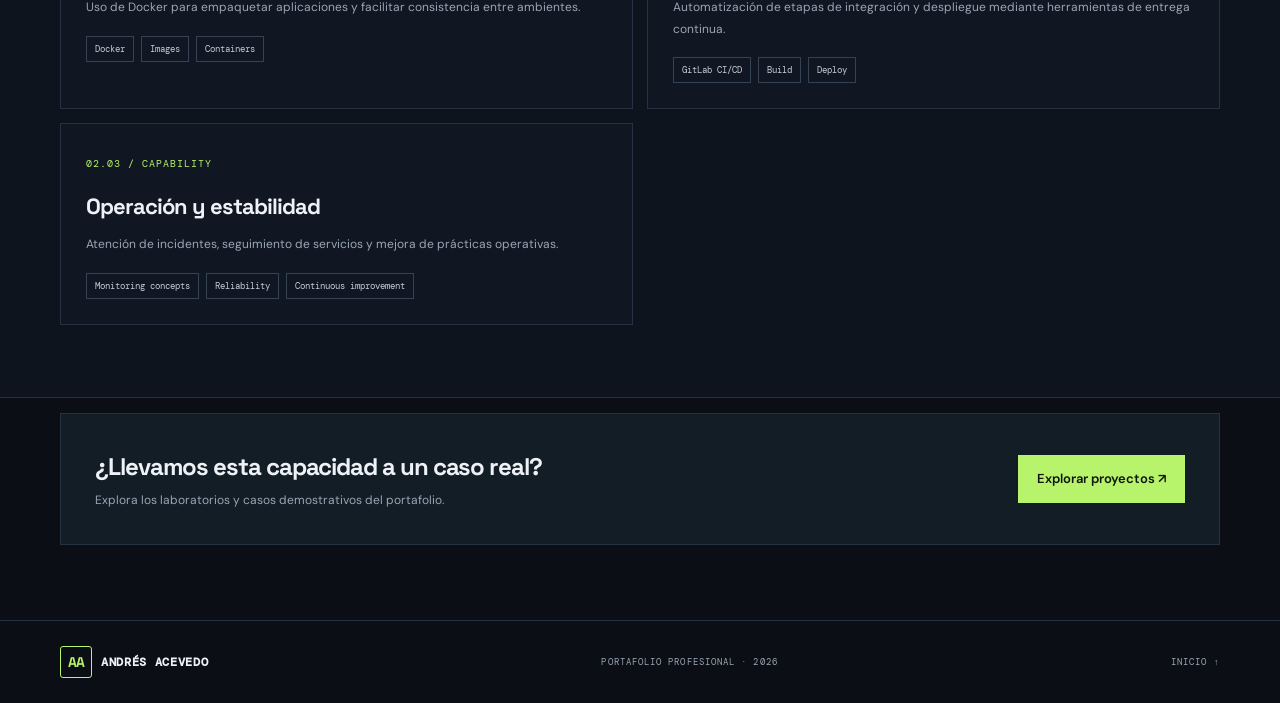
<file: pages/cloud-devops.html>
<!doctype html><html lang="es"><head><meta charset="utf-8"><meta name="viewport" content="width=device-width, initial-scale=1"><meta name="description" content="Experiencia en operación de infraestructura cloud y virtualizada, administración Linux, contenedores y automatización de despliegues para apoyar la estabilidad y evolución de servicios."><meta name="author" content="Andrés Acevedo"><meta property="og:type" content="website"><meta property="og:locale" content="es_CO"><meta property="og:title" content="Cloud & DevOps | Andrés Acevedo"><meta property="og:description" content="Experiencia en operación de infraestructura cloud y virtualizada, administración Linux, contenedores y automatización de despliegues para apoyar la estabilidad y evolución de servicios."><meta name="theme-color" content="#0b0e14"><title>Cloud & DevOps | Andrés Acevedo</title><link rel="icon" href="../assets/favicon.svg" type="image/svg+xml"><link rel="stylesheet" href="../assets/css/styles.css"><script defer src="../assets/js/main.js"></script></head><body><header class="site-header">
<a class="brand" href="../index.html" aria-label="Andrés Acevedo — inicio"><span class="brand-mark" aria-hidden="true">AA</span><span class="brand-name">ANDRÉS ACEVEDO</span></a>
<button class="menu-toggle" aria-label="Abrir menú" aria-expanded="false">☰</button>
<nav class="nav"><a href="../index.html">Inicio</a><a href="perfil.html">Perfil</a><a href="arquitectura.html">Arquitectura</a><a href="cloud-devops.html">Cloud & DevOps</a><a href="desarrollo.html">Desarrollo</a><a href="datos-ia.html">Datos & IA</a><a href="proyectos.html">Proyectos</a></nav>
<button class="theme-toggle" aria-label="Cambiar tema">◐</button></header><main><section class="inner-hero"><div class="container"><div class="breadcrumbs"><a href="../index.html">INICIO</a> / CLOUD & DEVOPS</div><p class="eyebrow">CLOUD & PLATFORM ENGINEERING / 03</p><h1>Plataformas confiables. Entregas repetibles.</h1><p class="lead">Experiencia en operación de infraestructura cloud y virtualizada, administración Linux, contenedores y automatización de despliegues para apoyar la estabilidad y evolución de servicios.</p><div class="inner-meta"><span>AWS</span><span>ORACLE CLOUD</span><span>LINUX</span><span>DOCKER</span><span>CI/CD</span></div></div></section><section class="inner-section "><div class="container"><div class="inner-section-head"><div><p class="eyebrow">01 / FOCUS AREA</p><h2>Infraestructura y plataformas</h2></div><p>Comprender el entorno de ejecución y sus componentes para desplegar y operar servicios con criterio.</p></div><div class="inner-cards"><article class="inner-card"><span class="number">01.01 / CAPABILITY</span><h3>Cloud computing</h3><p>Uso de servicios de infraestructura y almacenamiento en AWS, Oracle Cloud y conocimientos de GCP.</p><div class="tag-row"><span>AWS EC2</span><span>AWS S3</span><span>OCI</span><span>GCP</span></div></article><article class="inner-card"><span class="number">01.02 / CAPABILITY</span><h3>Linux administration</h3><p>Administración de sistemas RHEL y CentOS, soporte de aplicaciones y atención de aspectos operativos.</p><div class="tag-row"><span>RHEL</span><span>CentOS</span><span>Shell</span></div></article><article class="inner-card"><span class="number">01.03 / CAPABILITY</span><h3>Virtualización</h3><p>Trabajo con entornos virtualizados y plataformas VMware para soportar cargas empresariales.</p><div class="tag-row"><span>VMware</span><span>vSAN</span><span>Virtual machines</span></div></article></div></div></section><section class="inner-section alt"><div class="container"><div class="inner-section-head"><div><p class="eyebrow">02 / FOCUS AREA</p><h2>Automatización y entrega</h2></div><p>Reducir tareas repetitivas y hacer más consistente el ciclo de construcción, despliegue y operación.</p></div><div class="inner-cards"><article class="inner-card"><span class="number">02.01 / CAPABILITY</span><h3>Contenedores</h3><p>Uso de Docker para empaquetar aplicaciones y facilitar consistencia entre ambientes.</p><div class="tag-row"><span>Docker</span><span>Images</span><span>Containers</span></div></article><article class="inner-card"><span class="number">02.02 / CAPABILITY</span><h3>Pipelines CI/CD</h3><p>Automatización de etapas de integración y despliegue mediante herramientas de entrega continua.</p><div class="tag-row"><span>GitLab CI/CD</span><span>Build</span><span>Deploy</span></div></article><article class="inner-card"><span class="number">02.03 / CAPABILITY</span><h3>Operación y estabilidad</h3><p>Atención de incidentes, seguimiento de servicios y mejora de prácticas operativas.</p><div class="tag-row"><span>Monitoring concepts</span><span>Reliability</span><span>Continuous improvement</span></div></article></div></div></section><div class="container"><div class="inner-footer-cta"><div><h3>¿Llevamos esta capacidad a un caso real?</h3><p>Explora los laboratorios y casos demostrativos del portafolio.</p></div><a class="button button-primary" href="proyectos.html">Explorar proyectos ↗</a></div></div></main><footer class="footer"><div class="container footer-inner"><a class="brand" href="../index.html" aria-label="Andrés Acevedo — inicio"><span class="brand-mark" aria-hidden="true">AA</span><span class="brand-name">ANDRÉS ACEVEDO</span></a><span>PORTAFOLIO PROFESIONAL · <span data-current-year>2026</span></span><a href="../index.html">INICIO ↑</a></div></footer>
<script defer src="../assets/js/config/cloudflare-analytics.config.js"></script>
<script defer src="../assets/js/services/cloudflare-analytics.js"></script>
</body></html>
</file>
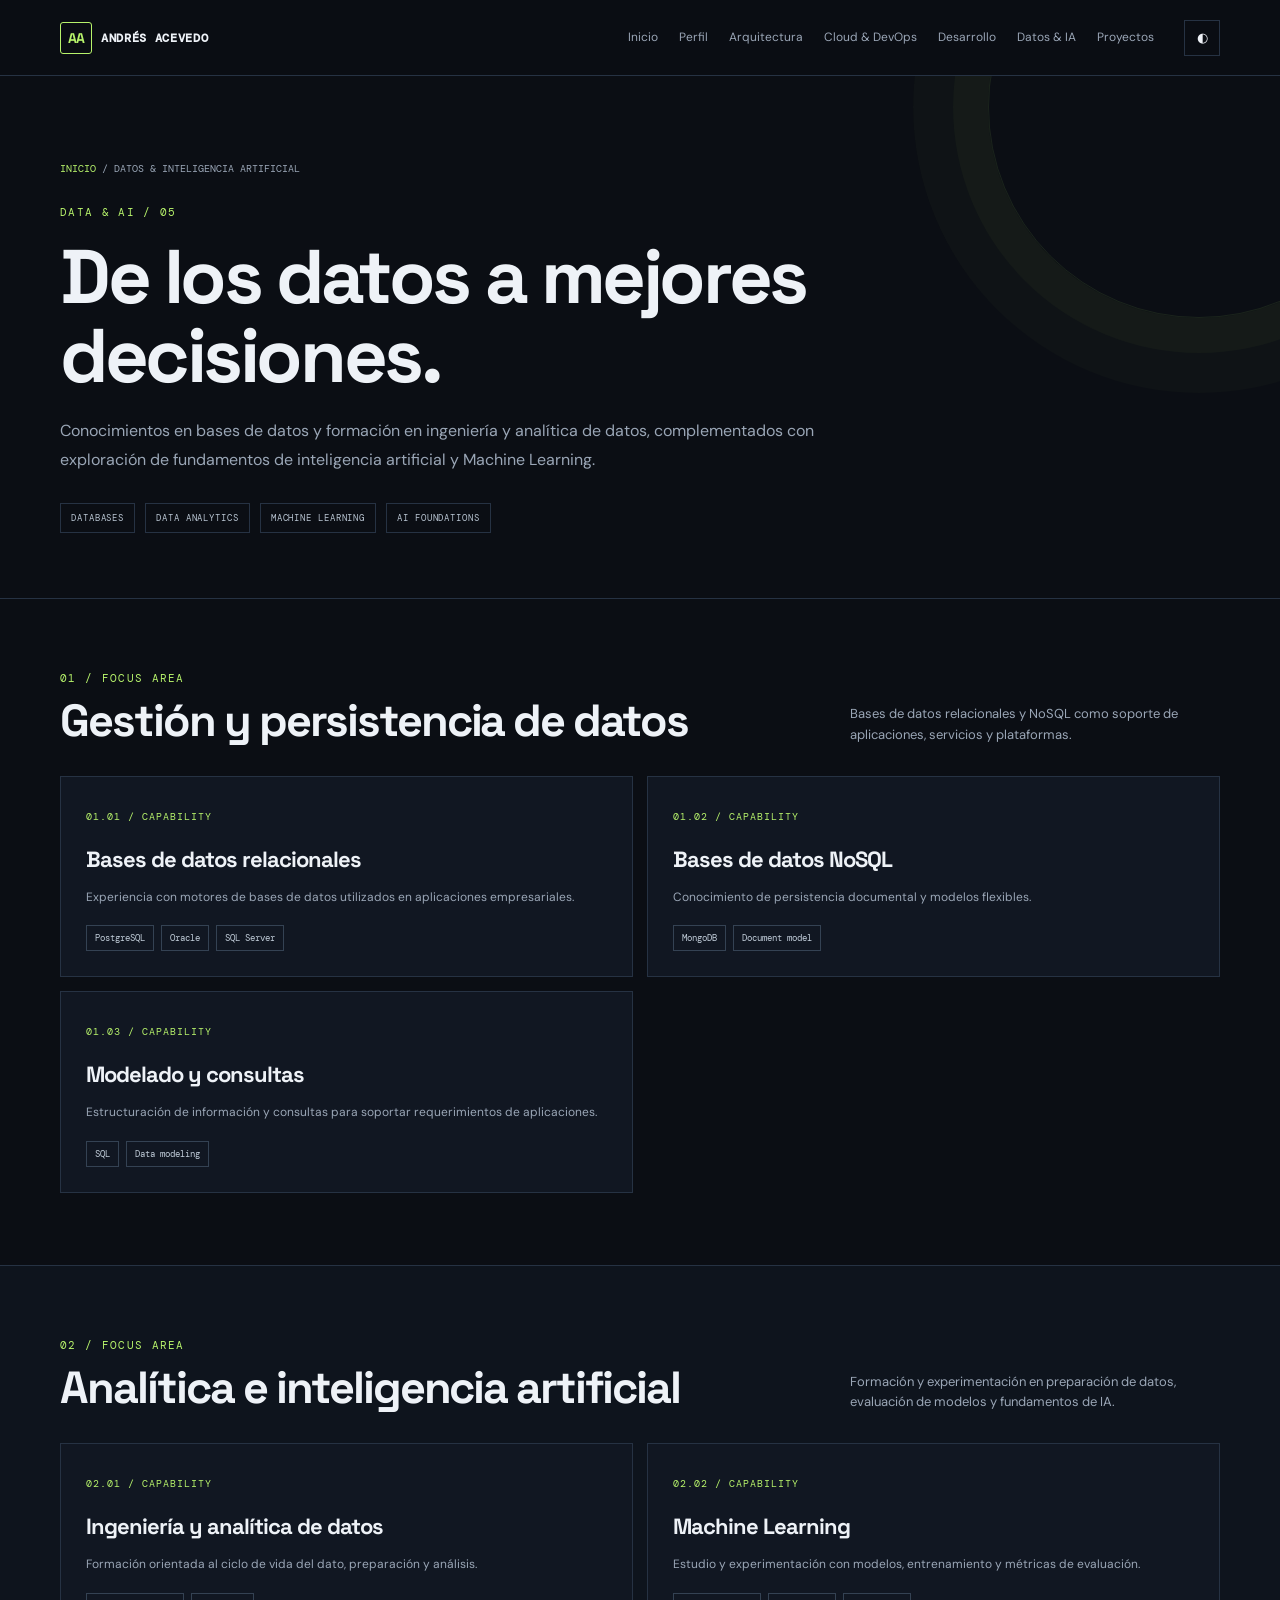
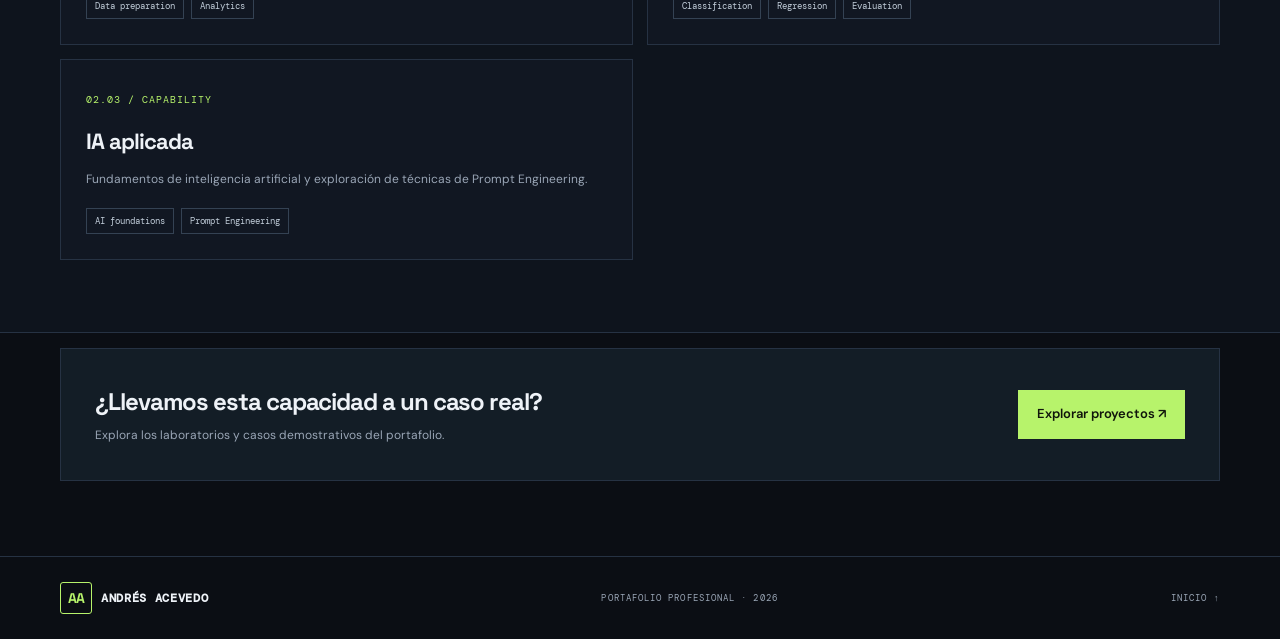
<file: pages/datos-ia.html>
<!doctype html><html lang="es"><head><meta charset="utf-8"><meta name="viewport" content="width=device-width, initial-scale=1"><meta name="description" content="Conocimientos en bases de datos y formación en ingeniería y analítica de datos, complementados con exploración de fundamentos de inteligencia artificial y Machine Learning."><meta name="author" content="Andrés Acevedo"><meta property="og:type" content="website"><meta property="og:locale" content="es_CO"><meta property="og:title" content="Datos & inteligencia artificial | Andrés Acevedo"><meta property="og:description" content="Conocimientos en bases de datos y formación en ingeniería y analítica de datos, complementados con exploración de fundamentos de inteligencia artificial y Machine Learning."><meta name="theme-color" content="#0b0e14"><title>Datos & inteligencia artificial | Andrés Acevedo</title><link rel="icon" href="../assets/favicon.svg" type="image/svg+xml"><link rel="stylesheet" href="../assets/css/styles.css"><script defer src="../assets/js/main.js"></script></head><body><header class="site-header">
<a class="brand" href="../index.html" aria-label="Andrés Acevedo — inicio"><span class="brand-mark" aria-hidden="true">AA</span><span class="brand-name">ANDRÉS ACEVEDO</span></a>
<button class="menu-toggle" aria-label="Abrir menú" aria-expanded="false">☰</button>
<nav class="nav"><a href="../index.html">Inicio</a><a href="perfil.html">Perfil</a><a href="arquitectura.html">Arquitectura</a><a href="cloud-devops.html">Cloud & DevOps</a><a href="desarrollo.html">Desarrollo</a><a href="datos-ia.html">Datos & IA</a><a href="proyectos.html">Proyectos</a></nav>
<button class="theme-toggle" aria-label="Cambiar tema">◐</button></header><main><section class="inner-hero"><div class="container"><div class="breadcrumbs"><a href="../index.html">INICIO</a> / DATOS & INTELIGENCIA ARTIFICIAL</div><p class="eyebrow">DATA & AI / 05</p><h1>De los datos a mejores decisiones.</h1><p class="lead">Conocimientos en bases de datos y formación en ingeniería y analítica de datos, complementados con exploración de fundamentos de inteligencia artificial y Machine Learning.</p><div class="inner-meta"><span>DATABASES</span><span>DATA ANALYTICS</span><span>MACHINE LEARNING</span><span>AI FOUNDATIONS</span></div></div></section><section class="inner-section "><div class="container"><div class="inner-section-head"><div><p class="eyebrow">01 / FOCUS AREA</p><h2>Gestión y persistencia de datos</h2></div><p>Bases de datos relacionales y NoSQL como soporte de aplicaciones, servicios y plataformas.</p></div><div class="inner-cards"><article class="inner-card"><span class="number">01.01 / CAPABILITY</span><h3>Bases de datos relacionales</h3><p>Experiencia con motores de bases de datos utilizados en aplicaciones empresariales.</p><div class="tag-row"><span>PostgreSQL</span><span>Oracle</span><span>SQL Server</span></div></article><article class="inner-card"><span class="number">01.02 / CAPABILITY</span><h3>Bases de datos NoSQL</h3><p>Conocimiento de persistencia documental y modelos flexibles.</p><div class="tag-row"><span>MongoDB</span><span>Document model</span></div></article><article class="inner-card"><span class="number">01.03 / CAPABILITY</span><h3>Modelado y consultas</h3><p>Estructuración de información y consultas para soportar requerimientos de aplicaciones.</p><div class="tag-row"><span>SQL</span><span>Data modeling</span></div></article></div></div></section><section class="inner-section alt"><div class="container"><div class="inner-section-head"><div><p class="eyebrow">02 / FOCUS AREA</p><h2>Analítica e inteligencia artificial</h2></div><p>Formación y experimentación en preparación de datos, evaluación de modelos y fundamentos de IA.</p></div><div class="inner-cards"><article class="inner-card"><span class="number">02.01 / CAPABILITY</span><h3>Ingeniería y analítica de datos</h3><p>Formación orientada al ciclo de vida del dato, preparación y análisis.</p><div class="tag-row"><span>Data preparation</span><span>Analytics</span></div></article><article class="inner-card"><span class="number">02.02 / CAPABILITY</span><h3>Machine Learning</h3><p>Estudio y experimentación con modelos, entrenamiento y métricas de evaluación.</p><div class="tag-row"><span>Classification</span><span>Regression</span><span>Evaluation</span></div></article><article class="inner-card"><span class="number">02.03 / CAPABILITY</span><h3>IA aplicada</h3><p>Fundamentos de inteligencia artificial y exploración de técnicas de Prompt Engineering.</p><div class="tag-row"><span>AI foundations</span><span>Prompt Engineering</span></div></article></div></div></section><div class="container"><div class="inner-footer-cta"><div><h3>¿Llevamos esta capacidad a un caso real?</h3><p>Explora los laboratorios y casos demostrativos del portafolio.</p></div><a class="button button-primary" href="proyectos.html">Explorar proyectos ↗</a></div></div></main><footer class="footer"><div class="container footer-inner"><a class="brand" href="../index.html" aria-label="Andrés Acevedo — inicio"><span class="brand-mark" aria-hidden="true">AA</span><span class="brand-name">ANDRÉS ACEVEDO</span></a><span>PORTAFOLIO PROFESIONAL · <span data-current-year>2026</span></span><a href="../index.html">INICIO ↑</a></div></footer>
<script defer src="../assets/js/config/cloudflare-analytics.config.js"></script>
<script defer src="../assets/js/services/cloudflare-analytics.js"></script>
</body></html>
</file>
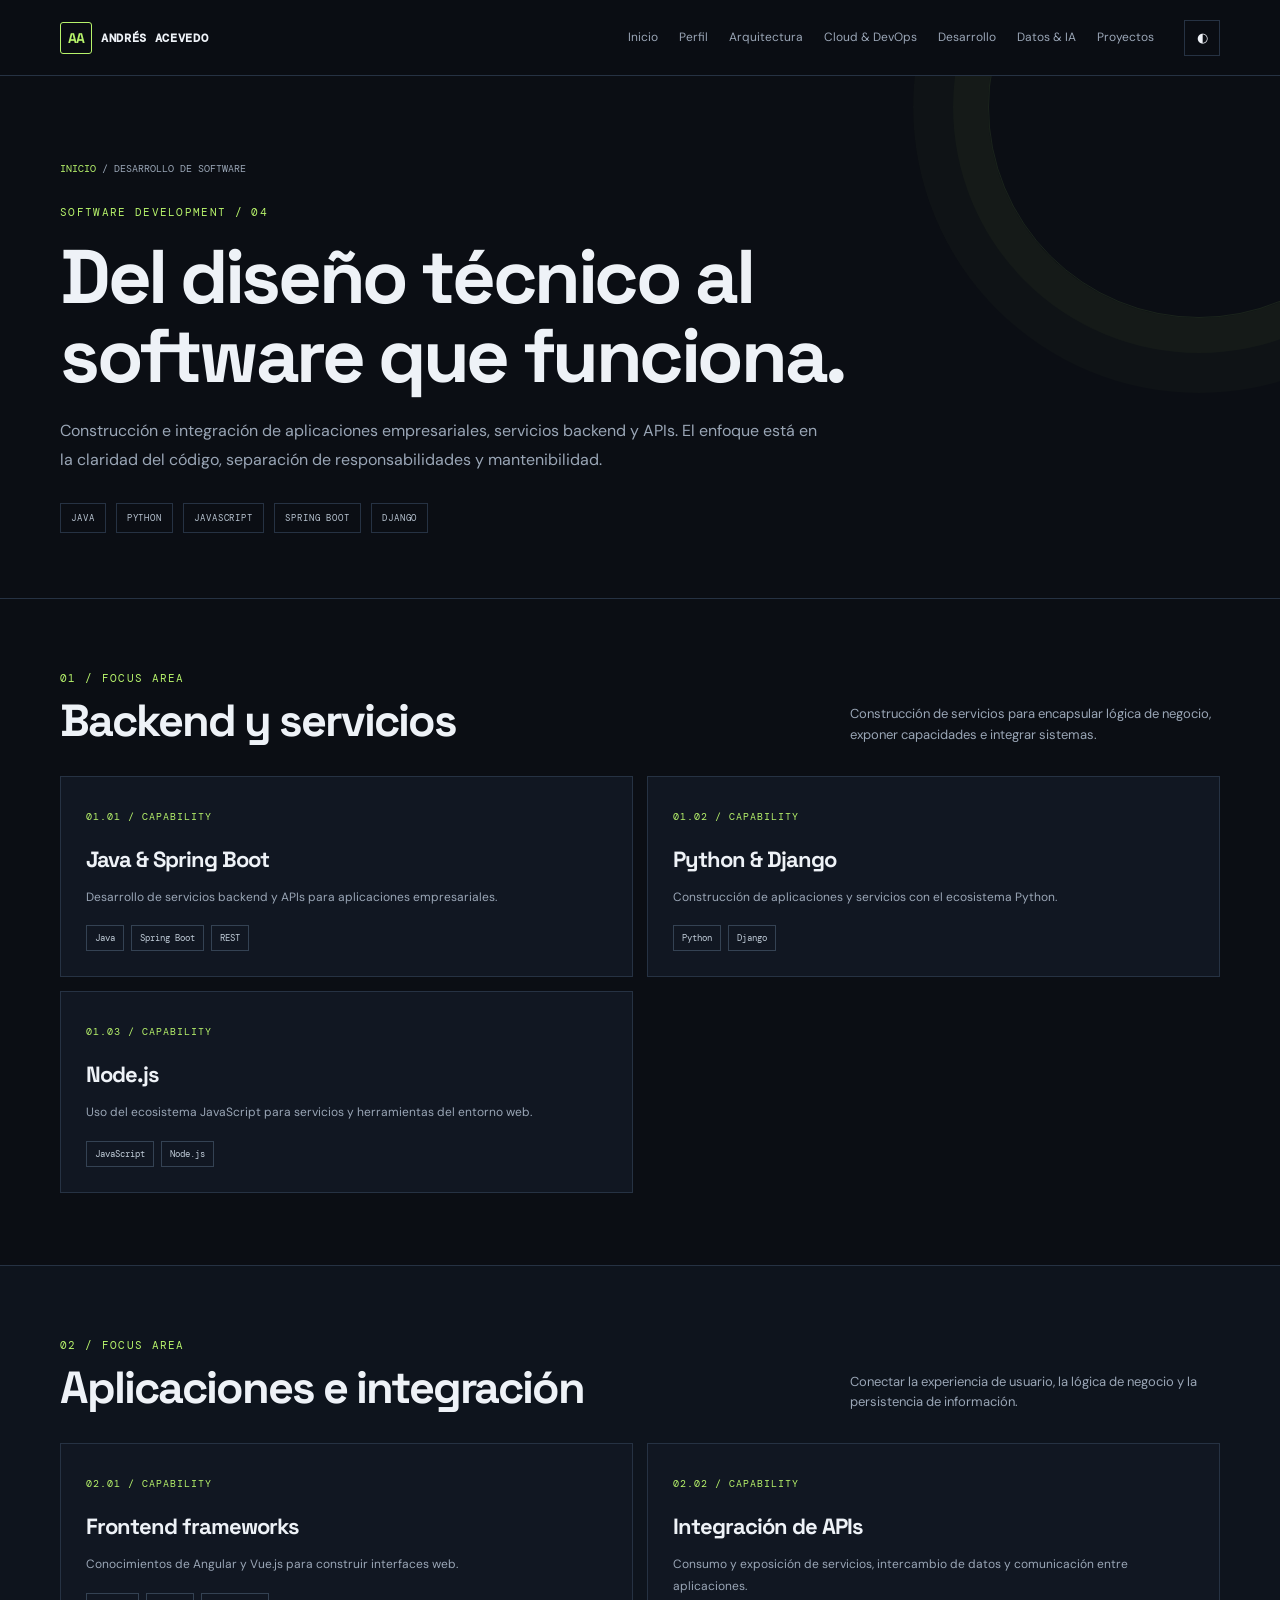
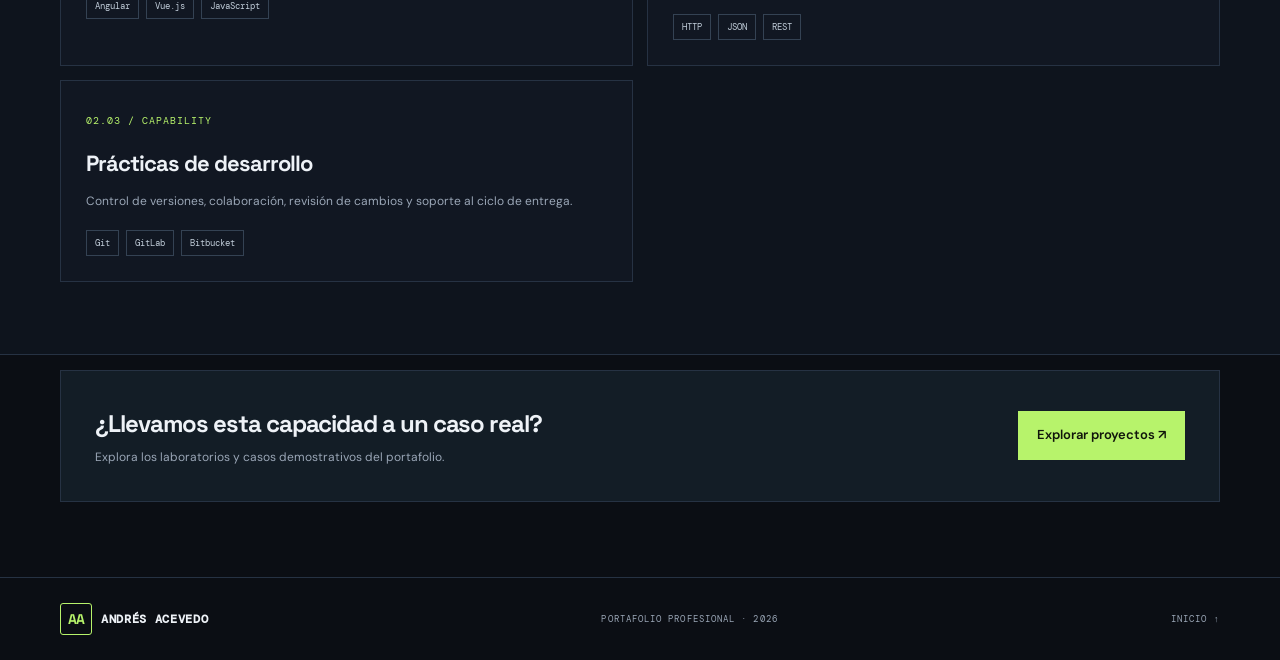
<file: pages/desarrollo.html>
<!doctype html><html lang="es"><head><meta charset="utf-8"><meta name="viewport" content="width=device-width, initial-scale=1"><meta name="description" content="Construcción e integración de aplicaciones empresariales, servicios backend y APIs. El enfoque está en la claridad del código, separación de responsabilidades y mantenibilidad."><meta name="author" content="Andrés Acevedo"><meta property="og:type" content="website"><meta property="og:locale" content="es_CO"><meta property="og:title" content="Desarrollo de software | Andrés Acevedo"><meta property="og:description" content="Construcción e integración de aplicaciones empresariales, servicios backend y APIs. El enfoque está en la claridad del código, separación de responsabilidades y mantenibilidad."><meta name="theme-color" content="#0b0e14"><title>Desarrollo de software | Andrés Acevedo</title><link rel="icon" href="../assets/favicon.svg" type="image/svg+xml"><link rel="stylesheet" href="../assets/css/styles.css"><script defer src="../assets/js/main.js"></script></head><body><header class="site-header">
<a class="brand" href="../index.html" aria-label="Andrés Acevedo — inicio"><span class="brand-mark" aria-hidden="true">AA</span><span class="brand-name">ANDRÉS ACEVEDO</span></a>
<button class="menu-toggle" aria-label="Abrir menú" aria-expanded="false">☰</button>
<nav class="nav"><a href="../index.html">Inicio</a><a href="perfil.html">Perfil</a><a href="arquitectura.html">Arquitectura</a><a href="cloud-devops.html">Cloud & DevOps</a><a href="desarrollo.html">Desarrollo</a><a href="datos-ia.html">Datos & IA</a><a href="proyectos.html">Proyectos</a></nav>
<button class="theme-toggle" aria-label="Cambiar tema">◐</button></header><main><section class="inner-hero"><div class="container"><div class="breadcrumbs"><a href="../index.html">INICIO</a> / DESARROLLO DE SOFTWARE</div><p class="eyebrow">SOFTWARE DEVELOPMENT / 04</p><h1>Del diseño técnico al software que funciona.</h1><p class="lead">Construcción e integración de aplicaciones empresariales, servicios backend y APIs. El enfoque está en la claridad del código, separación de responsabilidades y mantenibilidad.</p><div class="inner-meta"><span>JAVA</span><span>PYTHON</span><span>JAVASCRIPT</span><span>SPRING BOOT</span><span>DJANGO</span></div></div></section><section class="inner-section "><div class="container"><div class="inner-section-head"><div><p class="eyebrow">01 / FOCUS AREA</p><h2>Backend y servicios</h2></div><p>Construcción de servicios para encapsular lógica de negocio, exponer capacidades e integrar sistemas.</p></div><div class="inner-cards"><article class="inner-card"><span class="number">01.01 / CAPABILITY</span><h3>Java & Spring Boot</h3><p>Desarrollo de servicios backend y APIs para aplicaciones empresariales.</p><div class="tag-row"><span>Java</span><span>Spring Boot</span><span>REST</span></div></article><article class="inner-card"><span class="number">01.02 / CAPABILITY</span><h3>Python & Django</h3><p>Construcción de aplicaciones y servicios con el ecosistema Python.</p><div class="tag-row"><span>Python</span><span>Django</span></div></article><article class="inner-card"><span class="number">01.03 / CAPABILITY</span><h3>Node.js</h3><p>Uso del ecosistema JavaScript para servicios y herramientas del entorno web.</p><div class="tag-row"><span>JavaScript</span><span>Node.js</span></div></article></div></div></section><section class="inner-section alt"><div class="container"><div class="inner-section-head"><div><p class="eyebrow">02 / FOCUS AREA</p><h2>Aplicaciones e integración</h2></div><p>Conectar la experiencia de usuario, la lógica de negocio y la persistencia de información.</p></div><div class="inner-cards"><article class="inner-card"><span class="number">02.01 / CAPABILITY</span><h3>Frontend frameworks</h3><p>Conocimientos de Angular y Vue.js para construir interfaces web.</p><div class="tag-row"><span>Angular</span><span>Vue.js</span><span>JavaScript</span></div></article><article class="inner-card"><span class="number">02.02 / CAPABILITY</span><h3>Integración de APIs</h3><p>Consumo y exposición de servicios, intercambio de datos y comunicación entre aplicaciones.</p><div class="tag-row"><span>HTTP</span><span>JSON</span><span>REST</span></div></article><article class="inner-card"><span class="number">02.03 / CAPABILITY</span><h3>Prácticas de desarrollo</h3><p>Control de versiones, colaboración, revisión de cambios y soporte al ciclo de entrega.</p><div class="tag-row"><span>Git</span><span>GitLab</span><span>Bitbucket</span></div></article></div></div></section><div class="container"><div class="inner-footer-cta"><div><h3>¿Llevamos esta capacidad a un caso real?</h3><p>Explora los laboratorios y casos demostrativos del portafolio.</p></div><a class="button button-primary" href="proyectos.html">Explorar proyectos ↗</a></div></div></main><footer class="footer"><div class="container footer-inner"><a class="brand" href="../index.html" aria-label="Andrés Acevedo — inicio"><span class="brand-mark" aria-hidden="true">AA</span><span class="brand-name">ANDRÉS ACEVEDO</span></a><span>PORTAFOLIO PROFESIONAL · <span data-current-year>2026</span></span><a href="../index.html">INICIO ↑</a></div></footer>
<script defer src="../assets/js/config/cloudflare-analytics.config.js"></script>
<script defer src="../assets/js/services/cloudflare-analytics.js"></script>
</body></html>
</file>
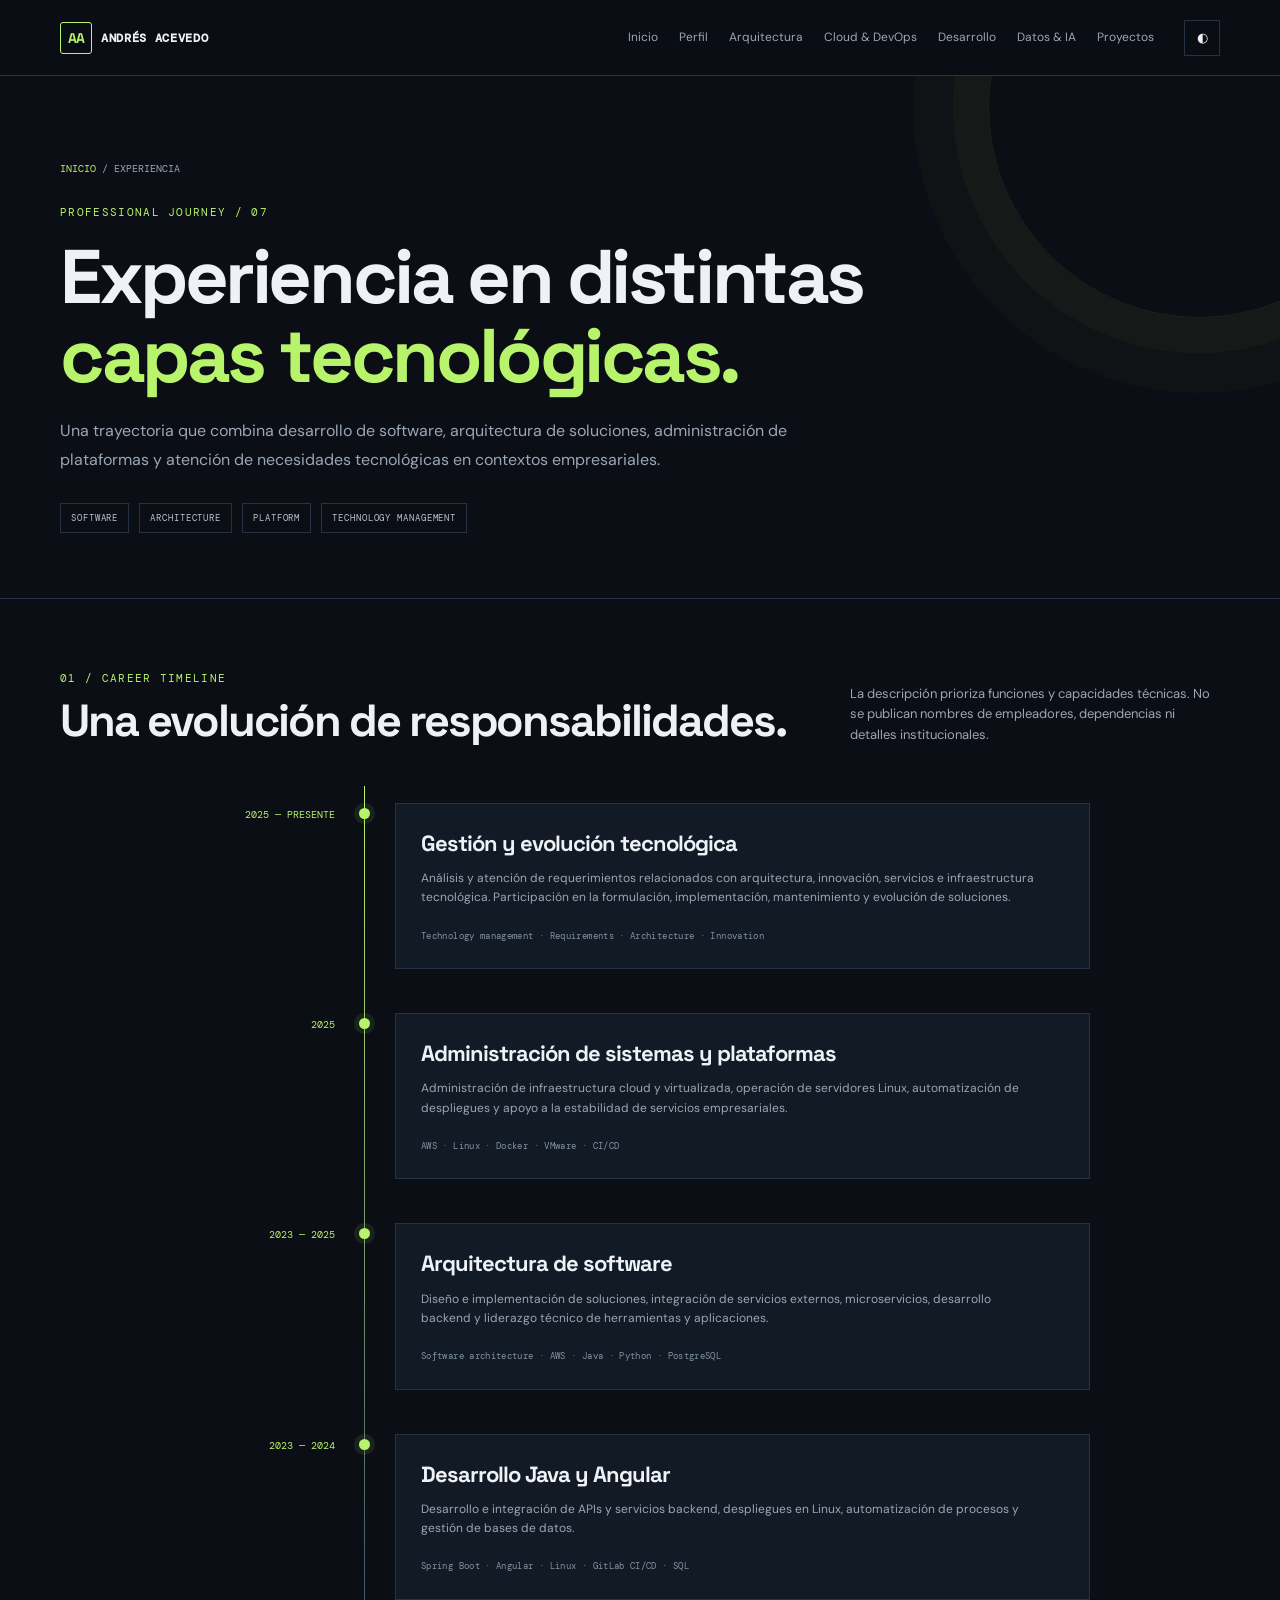
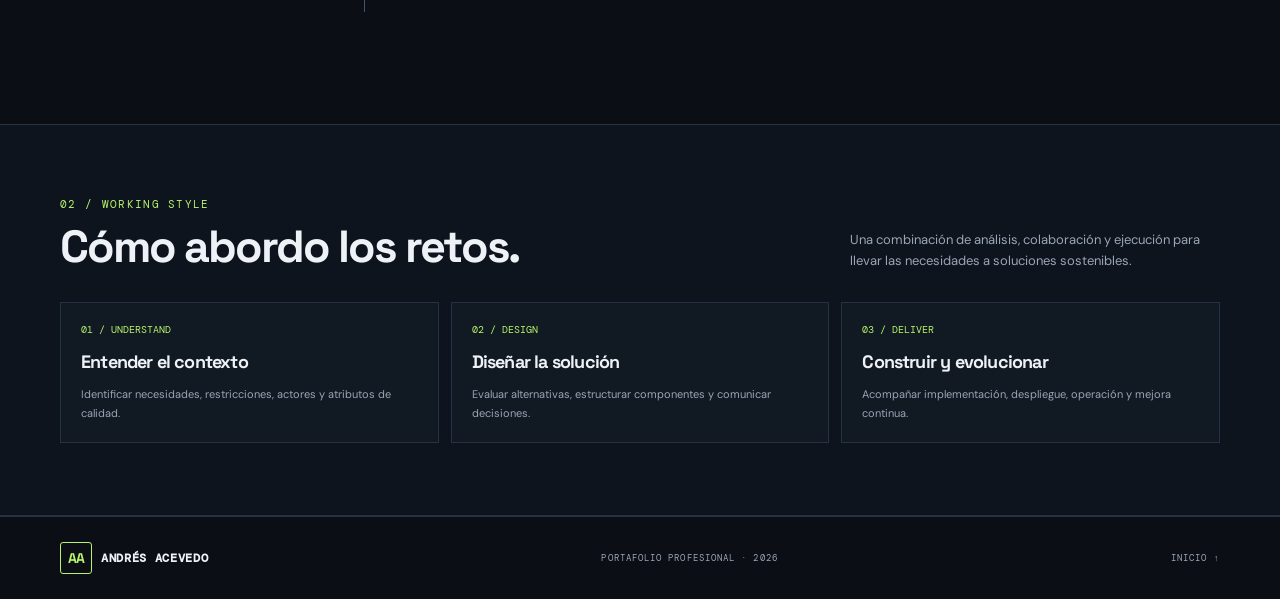
<file: pages/experiencia.html>
<!doctype html><html lang="es"><head><meta charset="utf-8"><meta name="viewport" content="width=device-width, initial-scale=1"><meta name="description" content="Trayectoria profesional en arquitectura, desarrollo, plataformas y gestión tecnológica."><meta name="author" content="Andrés Acevedo"><meta property="og:type" content="website"><meta property="og:locale" content="es_CO"><meta property="og:title" content="Experiencia | Andrés Acevedo"><meta property="og:description" content="Trayectoria profesional en arquitectura, desarrollo, plataformas y gestión tecnológica."><meta name="theme-color" content="#0b0e14"><title>Experiencia | Andrés Acevedo</title><link rel="stylesheet" href="../assets/css/styles.css"><script defer src="../assets/js/main.js"></script></head><body><header class="site-header">
<a class="brand" href="../index.html" aria-label="Andrés Acevedo — inicio"><span class="brand-mark" aria-hidden="true">AA</span><span class="brand-name">ANDRÉS ACEVEDO</span></a>
<button class="menu-toggle" aria-label="Abrir menú" aria-expanded="false">☰</button>
<nav class="nav"><a href="../index.html">Inicio</a><a href="perfil.html">Perfil</a><a href="arquitectura.html">Arquitectura</a><a href="cloud-devops.html">Cloud & DevOps</a><a href="desarrollo.html">Desarrollo</a><a href="datos-ia.html">Datos & IA</a><a href="proyectos.html">Proyectos</a></nav>
<button class="theme-toggle" aria-label="Cambiar tema">◐</button></header><main>
<section class="inner-hero"><div class="container"><div class="breadcrumbs"><a href="../index.html">INICIO</a> / EXPERIENCIA</div><p class="eyebrow">PROFESSIONAL JOURNEY / 07</p><h1>Experiencia en distintas<br><em>capas tecnológicas.</em></h1><p class="lead">Una trayectoria que combina desarrollo de software, arquitectura de soluciones, administración de plataformas y atención de necesidades tecnológicas en contextos empresariales.</p><div class="inner-meta"><span>SOFTWARE</span><span>ARCHITECTURE</span><span>PLATFORM</span><span>TECHNOLOGY MANAGEMENT</span></div></div></section>
<section class="inner-section"><div class="container"><div class="inner-section-head"><div><p class="eyebrow">01 / CAREER TIMELINE</p><h2>Una evolución de responsabilidades.</h2></div><p>La descripción prioriza funciones y capacidades técnicas. No se publican nombres de empleadores, dependencias ni detalles institucionales.</p></div>
<div class="journey">
<div class="journey-line"></div>
<article class="journey-item"><span class="journey-dot"></span><div class="journey-date">2025 — PRESENTE</div><div class="journey-content"><h3>Gestión y evolución tecnológica</h3><p>Análisis y atención de requerimientos relacionados con arquitectura, innovación, servicios e infraestructura tecnológica. Participación en la formulación, implementación, mantenimiento y evolución de soluciones.</p><span>Technology management · Requirements · Architecture · Innovation</span></div></article>
<article class="journey-item"><span class="journey-dot"></span><div class="journey-date">2025</div><div class="journey-content"><h3>Administración de sistemas y plataformas</h3><p>Administración de infraestructura cloud y virtualizada, operación de servidores Linux, automatización de despliegues y apoyo a la estabilidad de servicios empresariales.</p><span>AWS · Linux · Docker · VMware · CI/CD</span></div></article>
<article class="journey-item"><span class="journey-dot"></span><div class="journey-date">2023 — 2025</div><div class="journey-content"><h3>Arquitectura de software</h3><p>Diseño e implementación de soluciones, integración de servicios externos, microservicios, desarrollo backend y liderazgo técnico de herramientas y aplicaciones.</p><span>Software architecture · AWS · Java · Python · PostgreSQL</span></div></article>
<article class="journey-item"><span class="journey-dot"></span><div class="journey-date">2023 — 2024</div><div class="journey-content"><h3>Desarrollo Java y Angular</h3><p>Desarrollo e integración de APIs y servicios backend, despliegues en Linux, automatización de procesos y gestión de bases de datos.</p><span>Spring Boot · Angular · Linux · GitLab CI/CD · SQL</span></div></article>
</div></div></section>
<section class="inner-section alt"><div class="container"><div class="inner-section-head"><div><p class="eyebrow">02 / WORKING STYLE</p><h2>Cómo abordo los retos.</h2></div><p>Una combinación de análisis, colaboración y ejecución para llevar las necesidades a soluciones sostenibles.</p></div><div class="capability-list"><div class="capability-item"><b>01 / UNDERSTAND</b><h3>Entender el contexto</h3><p>Identificar necesidades, restricciones, actores y atributos de calidad.</p></div><div class="capability-item"><b>02 / DESIGN</b><h3>Diseñar la solución</h3><p>Evaluar alternativas, estructurar componentes y comunicar decisiones.</p></div><div class="capability-item"><b>03 / DELIVER</b><h3>Construir y evolucionar</h3><p>Acompañar implementación, despliegue, operación y mejora continua.</p></div></div></div></section>
</main><footer class="footer"><div class="container footer-inner"><a class="brand" href="../index.html" aria-label="Andrés Acevedo — inicio"><span class="brand-mark" aria-hidden="true">AA</span><span class="brand-name">ANDRÉS ACEVEDO</span></a><span>PORTAFOLIO PROFESIONAL · <span data-current-year>2026</span></span><a href="../index.html">INICIO ↑</a></div></footer>
<script defer src="../assets/js/config/cloudflare-analytics.config.js"></script>
<script defer src="../assets/js/services/cloudflare-analytics.js"></script>
</body></html>
</file>
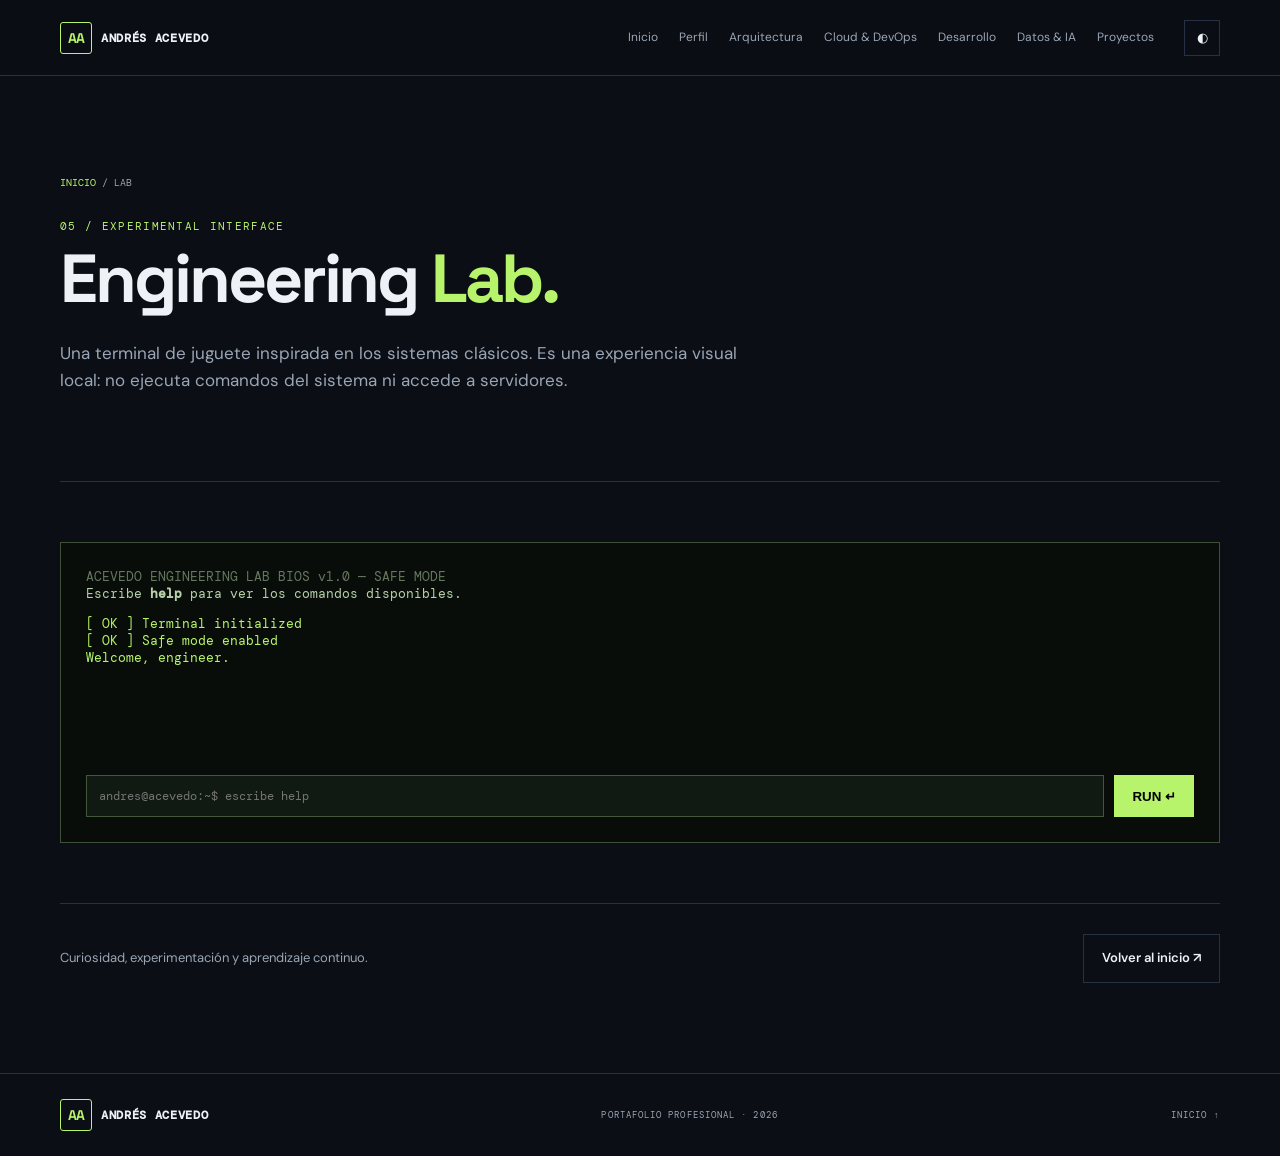
<file: pages/lab.html>
<!doctype html><html lang="es"><head><meta charset="utf-8"><meta name="viewport" content="width=device-width, initial-scale=1"><title>Laboratorio interactivo | Andrés Acevedo</title><link rel="stylesheet" href="../assets/css/styles.css"><script defer src="../assets/js/main.js"></script></head><body>
<header class="site-header"><a class="brand" href="../index.html" aria-label="Andrés Acevedo — inicio"><span class="brand-mark" aria-hidden="true">AA</span><span class="brand-name">ANDRÉS ACEVEDO</span></a><button class="menu-toggle" aria-label="Abrir menú">☰</button><nav class="nav"><a href="../index.html">Inicio</a><a href="perfil.html">Perfil</a><a href="arquitectura.html">Arquitectura</a><a href="cloud-devops.html">Cloud & DevOps</a><a href="desarrollo.html">Desarrollo</a><a href="datos-ia.html">Datos & IA</a><a href="proyectos.html">Proyectos</a></nav><button class="theme-toggle" aria-label="Cambiar tema">◐</button></header>
<main class="container"><section class="page-hero"><div class="breadcrumbs"><a href="../index.html">INICIO</a> / LAB</div><p class="eyebrow">05 / EXPERIMENTAL INTERFACE</p><h1>Engineering <em>Lab.</em></h1><p class="lead">Una terminal de juguete inspirada en los sistemas clásicos. Es una experiencia visual local: no ejecuta comandos del sistema ni accede a servidores.</p></section>
<div class="lab-shell"><div class="terminal-dim">ACEVEDO ENGINEERING LAB BIOS v1.0 — SAFE MODE</div><p>Escribe <b>help</b> para ver los comandos disponibles.</p><div id="output" class="lab-output">[ OK ] Terminal initialized
[ OK ] Safe mode enabled
Welcome, engineer.</div><form class="lab-form" id="lab-form"><input id="command" autocomplete="off" aria-label="Comando" placeholder="andres@acevedo:~$ escribe help"><button type="submit">RUN ↵</button></form></div>
<div class="page-bottom"><p>Curiosidad, experimentación y aprendizaje continuo.</p><a class="button button-quiet" href="../index.html">Volver al inicio ↗</a></div></main><footer class="footer"><div class="container footer-inner"><a class="brand" href="../index.html" aria-label="Andrés Acevedo — inicio"><span class="brand-mark" aria-hidden="true">AA</span><span class="brand-name">ANDRÉS ACEVEDO</span></a><span>PORTAFOLIO PROFESIONAL · <span data-current-year>2026</span></span><a href="../index.html">INICIO ↑</a></div></footer>
<script>
const form=document.getElementById('lab-form'),input=document.getElementById('command'),out=document.getElementById('output');
const commands={help:'Comandos disponibles:\\n help       muestra esta ayuda\\n about      filosofía del laboratorio\\n skills     áreas de trabajo\\n stack      tecnologías principales\\n clear      limpia la terminal\\n date       muestra la fecha local',about:'La ingeniería es pensamiento sistémico, diseño consciente y mejora continua.',skills:'Arquitectura · Cloud & DevOps · Desarrollo · Datos & IA · Liderazgo técnico',stack:'Java · Python · JavaScript · Spring Boot · Django · AWS · OCI · Docker · Linux · PostgreSQL',date:new Date().toLocaleDateString('es-CO')};
form.addEventListener('submit',e=>{e.preventDefault();let cmd=input.value.trim().toLowerCase();if(!cmd)return;if(cmd==='clear'){out.textContent='';input.value='';return;}let result=commands[cmd]||'Comando no reconocido. Escribe help para consultar los comandos.';out.textContent+='\\n\\nandres@acevedo:~$ '+cmd+'\\n'+result;input.value='';out.scrollTop=out.scrollHeight;});
</script>
<script defer src="../assets/js/config/cloudflare-analytics.config.js"></script>
<script defer src="../assets/js/services/cloudflare-analytics.js"></script>
</body></html>
</file>
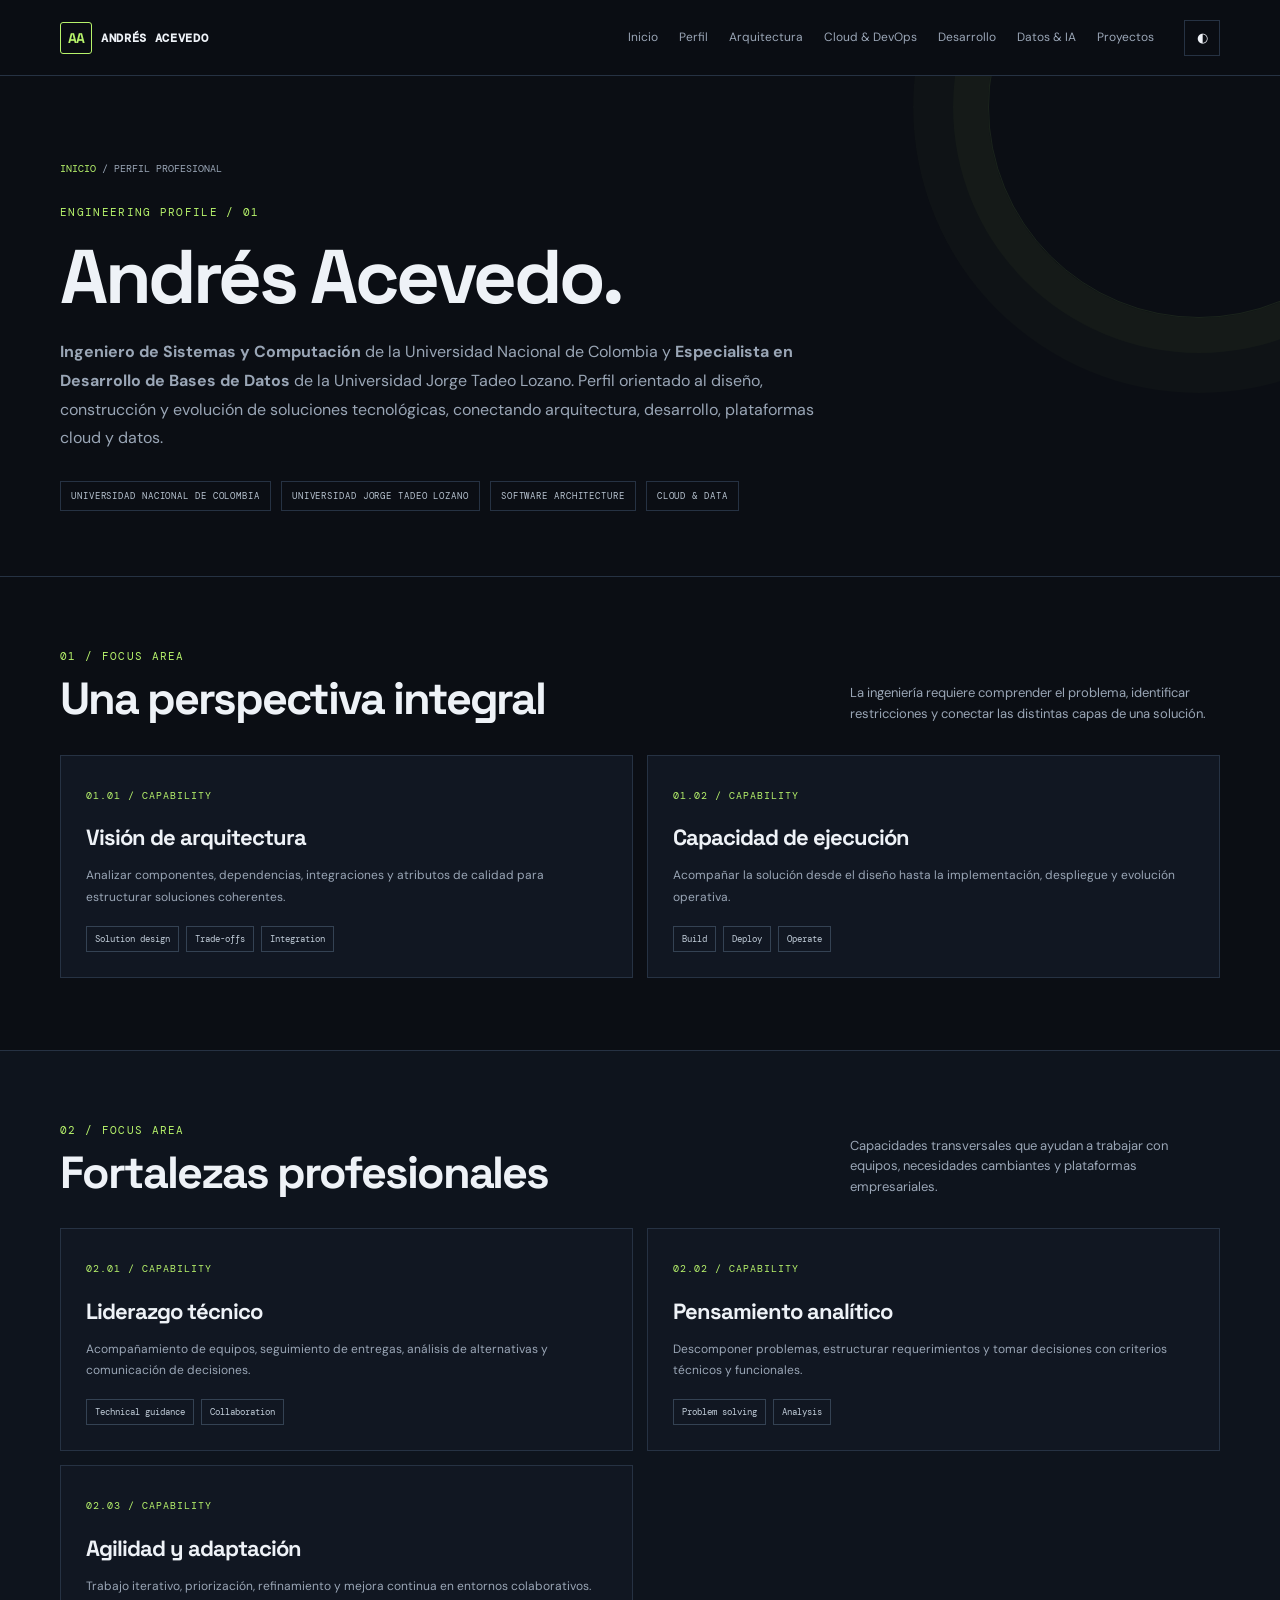
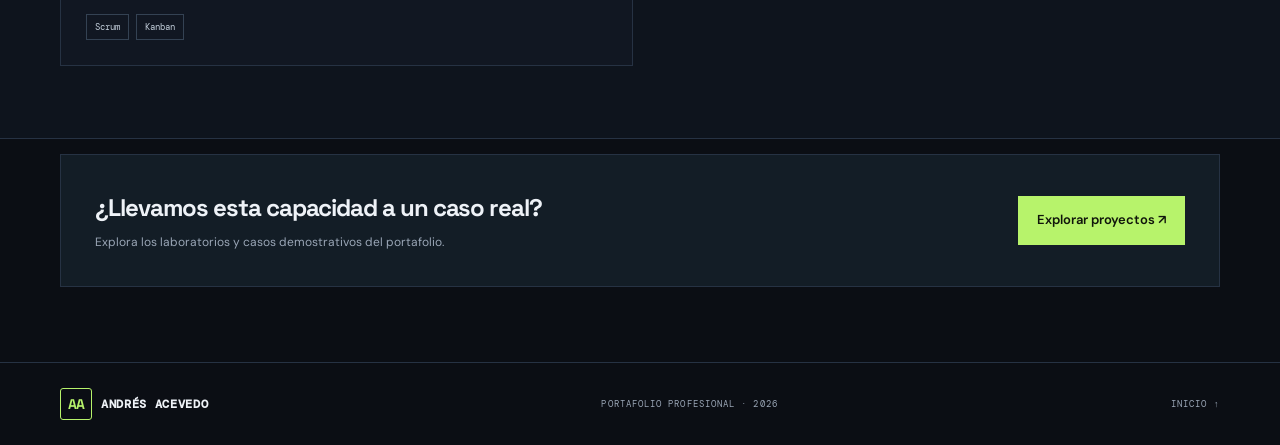
<file: pages/perfil.html>
<!doctype html><html lang="es"><head><meta charset="utf-8"><meta name="viewport" content="width=device-width, initial-scale=1"><meta name="description" content="Andrés Acevedo, Ingeniero de Sistemas y Computación de la Universidad Nacional de Colombia y Especialista en Desarrollo de Bases de Datos de la Universidad Jorge Tadeo Lozano. Perfil profesional en arquitectura, desarrollo, cloud y datos."><meta name="author" content="Andrés Acevedo"><meta property="og:type" content="website"><meta property="og:locale" content="es_CO"><meta property="og:title" content="Perfil profesional | Andrés Acevedo"><meta property="og:description" content="Andrés Acevedo, Ingeniero de Sistemas y Computación de la Universidad Nacional de Colombia y Especialista en Desarrollo de Bases de Datos de la Universidad Jorge Tadeo Lozano. Perfil profesional en arquitectura, desarrollo, cloud y datos."><meta name="theme-color" content="#0b0e14"><title>Perfil profesional | Andrés Acevedo</title><link rel="icon" href="../assets/favicon.svg" type="image/svg+xml"><link rel="stylesheet" href="../assets/css/styles.css"><script defer src="../assets/js/main.js"></script></head><body><header class="site-header">
<a class="brand" href="../index.html" aria-label="Andrés Acevedo — inicio"><span class="brand-mark" aria-hidden="true">AA</span><span class="brand-name">ANDRÉS ACEVEDO</span></a>
<button class="menu-toggle" aria-label="Abrir menú" aria-expanded="false">☰</button>
<nav class="nav"><a href="../index.html">Inicio</a><a href="perfil.html">Perfil</a><a href="arquitectura.html">Arquitectura</a><a href="cloud-devops.html">Cloud & DevOps</a><a href="desarrollo.html">Desarrollo</a><a href="datos-ia.html">Datos & IA</a><a href="proyectos.html">Proyectos</a></nav>
<button class="theme-toggle" aria-label="Cambiar tema">◐</button></header><main><section class="inner-hero"><div class="container"><div class="breadcrumbs"><a href="../index.html">INICIO</a> / PERFIL PROFESIONAL</div><p class="eyebrow">ENGINEERING PROFILE / 01</p><h1>Andrés Acevedo.</h1><p class="lead"><strong>Ingeniero de Sistemas y Computación</strong> de la Universidad Nacional de Colombia y <strong>Especialista en Desarrollo de Bases de Datos</strong> de la Universidad Jorge Tadeo Lozano. Perfil orientado al diseño, construcción y evolución de soluciones tecnológicas, conectando arquitectura, desarrollo, plataformas cloud y datos.</p><div class="inner-meta"><span>UNIVERSIDAD NACIONAL DE COLOMBIA</span><span>UNIVERSIDAD JORGE TADEO LOZANO</span><span>SOFTWARE ARCHITECTURE</span><span>CLOUD & DATA</span></div></div></section><section class="inner-section "><div class="container"><div class="inner-section-head"><div><p class="eyebrow">01 / FOCUS AREA</p><h2>Una perspectiva integral</h2></div><p>La ingeniería requiere comprender el problema, identificar restricciones y conectar las distintas capas de una solución.</p></div><div class="inner-cards"><article class="inner-card"><span class="number">01.01 / CAPABILITY</span><h3>Visión de arquitectura</h3><p>Analizar componentes, dependencias, integraciones y atributos de calidad para estructurar soluciones coherentes.</p><div class="tag-row"><span>Solution design</span><span>Trade-offs</span><span>Integration</span></div></article><article class="inner-card"><span class="number">01.02 / CAPABILITY</span><h3>Capacidad de ejecución</h3><p>Acompañar la solución desde el diseño hasta la implementación, despliegue y evolución operativa.</p><div class="tag-row"><span>Build</span><span>Deploy</span><span>Operate</span></div></article></div></div></section><section class="inner-section alt"><div class="container"><div class="inner-section-head"><div><p class="eyebrow">02 / FOCUS AREA</p><h2>Fortalezas profesionales</h2></div><p>Capacidades transversales que ayudan a trabajar con equipos, necesidades cambiantes y plataformas empresariales.</p></div><div class="inner-cards"><article class="inner-card"><span class="number">02.01 / CAPABILITY</span><h3>Liderazgo técnico</h3><p>Acompañamiento de equipos, seguimiento de entregas, análisis de alternativas y comunicación de decisiones.</p><div class="tag-row"><span>Technical guidance</span><span>Collaboration</span></div></article><article class="inner-card"><span class="number">02.02 / CAPABILITY</span><h3>Pensamiento analítico</h3><p>Descomponer problemas, estructurar requerimientos y tomar decisiones con criterios técnicos y funcionales.</p><div class="tag-row"><span>Problem solving</span><span>Analysis</span></div></article><article class="inner-card"><span class="number">02.03 / CAPABILITY</span><h3>Agilidad y adaptación</h3><p>Trabajo iterativo, priorización, refinamiento y mejora continua en entornos colaborativos.</p><div class="tag-row"><span>Scrum</span><span>Kanban</span></div></article></div></div></section><div class="container"><div class="inner-footer-cta"><div><h3>¿Llevamos esta capacidad a un caso real?</h3><p>Explora los laboratorios y casos demostrativos del portafolio.</p></div><a class="button button-primary" href="proyectos.html">Explorar proyectos ↗</a></div></div></main><footer class="footer"><div class="container footer-inner"><a class="brand" href="../index.html" aria-label="Andrés Acevedo — inicio"><span class="brand-mark" aria-hidden="true">AA</span><span class="brand-name">ANDRÉS ACEVEDO</span></a><span>PORTAFOLIO PROFESIONAL · <span data-current-year>2026</span></span><a href="../index.html">INICIO ↑</a></div></footer>
<script defer src="../assets/js/config/cloudflare-analytics.config.js"></script>
<script defer src="../assets/js/services/cloudflare-analytics.js"></script>
</body></html>
</file>
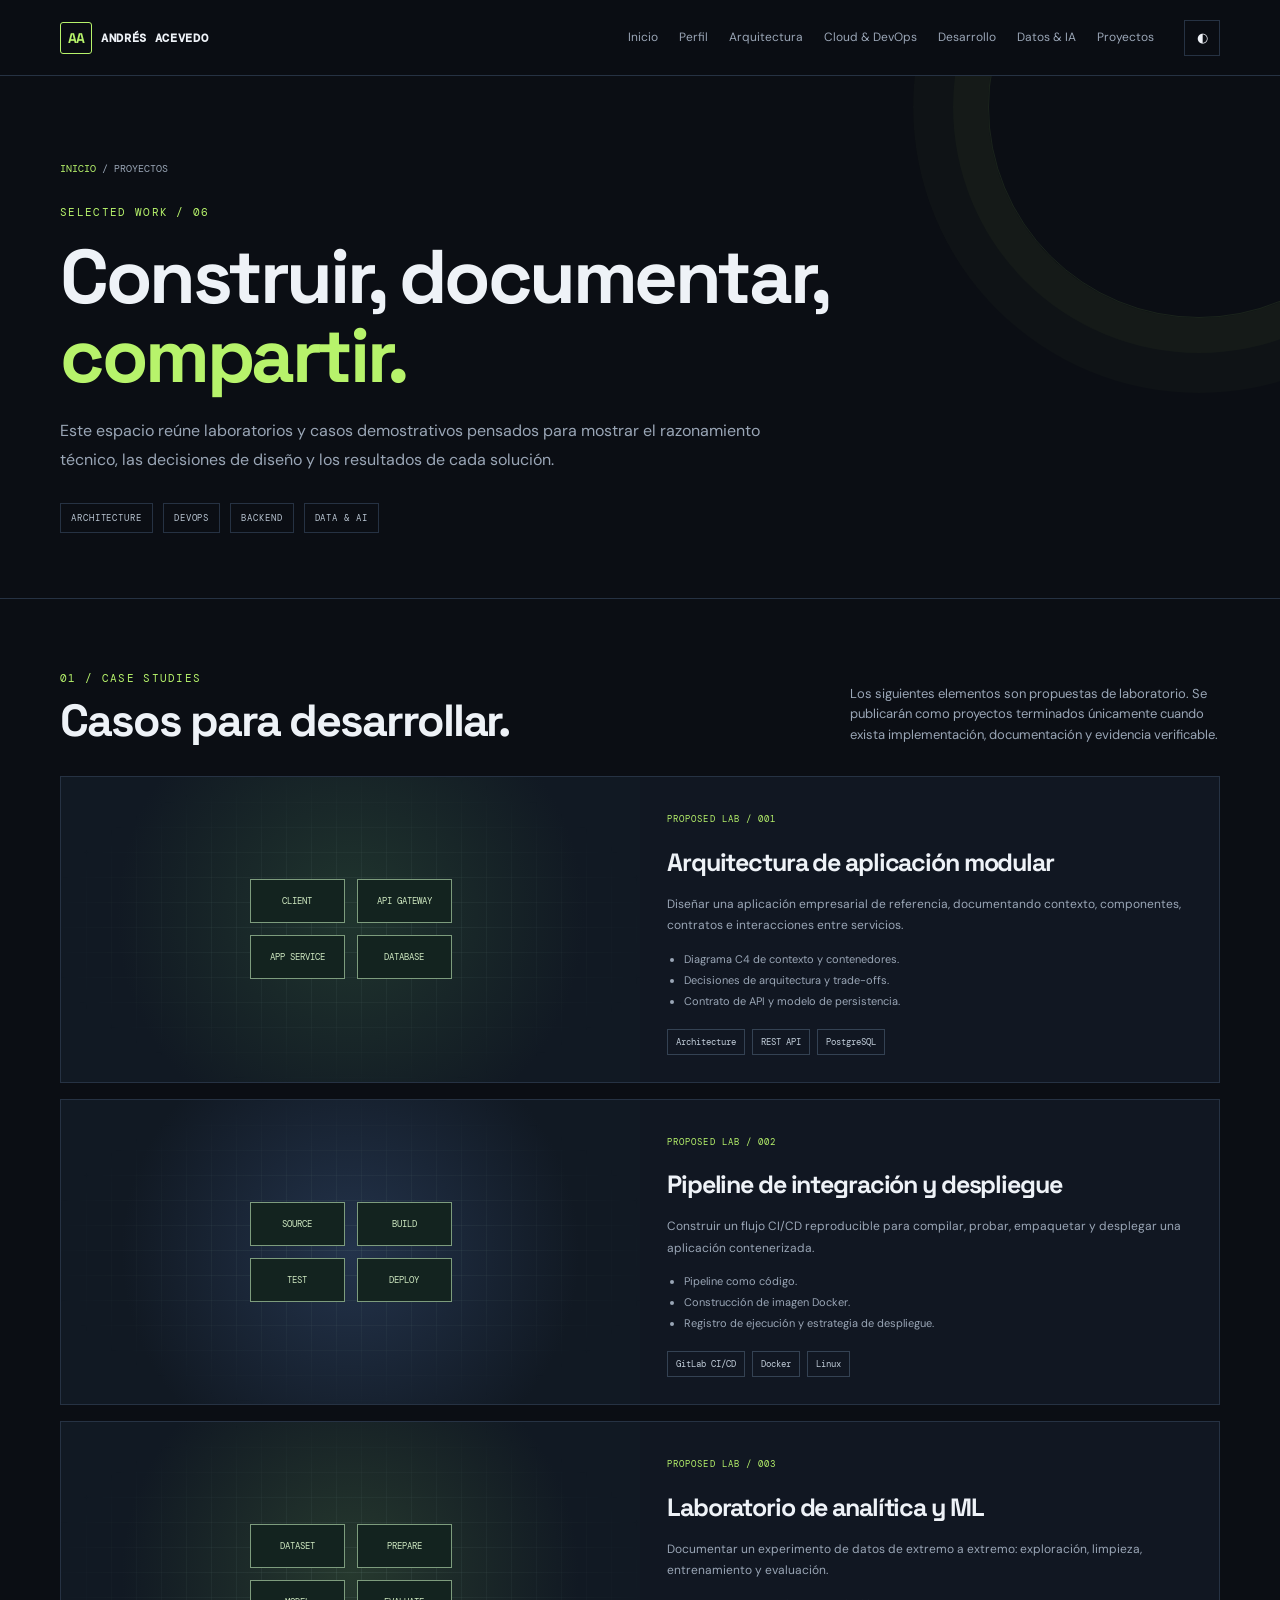
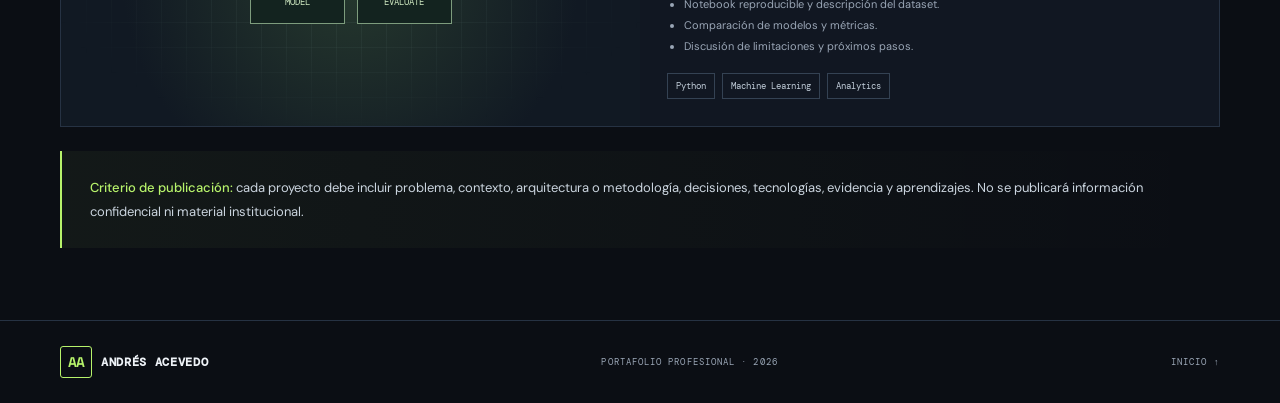
<file: pages/proyectos.html>
<!doctype html><html lang="es"><head><meta charset="utf-8"><meta name="viewport" content="width=device-width, initial-scale=1"><meta name="description" content="Casos demostrativos y laboratorios de arquitectura, DevOps, desarrollo y datos."><meta name="author" content="Andrés Acevedo"><meta property="og:type" content="website"><meta property="og:locale" content="es_CO"><meta property="og:title" content="Proyectos | Andrés Acevedo"><meta property="og:description" content="Casos demostrativos y laboratorios de arquitectura, DevOps, desarrollo y datos."><meta name="theme-color" content="#0b0e14"><title>Proyectos | Andrés Acevedo</title><link rel="stylesheet" href="../assets/css/styles.css"><script defer src="../assets/js/main.js"></script></head><body><header class="site-header">
<a class="brand" href="../index.html" aria-label="Andrés Acevedo — inicio"><span class="brand-mark" aria-hidden="true">AA</span><span class="brand-name">ANDRÉS ACEVEDO</span></a>
<button class="menu-toggle" aria-label="Abrir menú" aria-expanded="false">☰</button>
<nav class="nav"><a href="../index.html">Inicio</a><a href="perfil.html">Perfil</a><a href="arquitectura.html">Arquitectura</a><a href="cloud-devops.html">Cloud & DevOps</a><a href="desarrollo.html">Desarrollo</a><a href="datos-ia.html">Datos & IA</a><a href="proyectos.html">Proyectos</a></nav>
<button class="theme-toggle" aria-label="Cambiar tema">◐</button></header><main>
<section class="inner-hero"><div class="container"><div class="breadcrumbs"><a href="../index.html">INICIO</a> / PROYECTOS</div><p class="eyebrow">SELECTED WORK / 06</p><h1>Construir, documentar,<br><em>compartir.</em></h1><p class="lead">Este espacio reúne laboratorios y casos demostrativos pensados para mostrar el razonamiento técnico, las decisiones de diseño y los resultados de cada solución.</p><div class="inner-meta"><span>ARCHITECTURE</span><span>DEVOPS</span><span>BACKEND</span><span>DATA & AI</span></div></div></section>
<section class="inner-section"><div class="container"><div class="inner-section-head"><div><p class="eyebrow">01 / CASE STUDIES</p><h2>Casos para desarrollar.</h2></div><p>Los siguientes elementos son propuestas de laboratorio. Se publicarán como proyectos terminados únicamente cuando exista implementación, documentación y evidencia verificable.</p></div>
<article class="project-case"><div class="project-case-visual"><div class="case-stack"><span>CLIENT</span><span>API GATEWAY</span><span>APP SERVICE</span><span>DATABASE</span></div></div><div class="project-case-copy"><span class="number">PROPOSED LAB / 001</span><h3>Arquitectura de aplicación modular</h3><p>Diseñar una aplicación empresarial de referencia, documentando contexto, componentes, contratos e interacciones entre servicios.</p><ul><li>Diagrama C4 de contexto y contenedores.</li><li>Decisiones de arquitectura y trade-offs.</li><li>Contrato de API y modelo de persistencia.</li></ul><div class="tag-row"><span>Architecture</span><span>REST API</span><span>PostgreSQL</span></div></div></article>
<article class="project-case"><div class="project-case-visual" style="background:radial-gradient(circle at center,#23334b,#111923 70%)"><div class="case-stack"><span>SOURCE</span><span>BUILD</span><span>TEST</span><span>DEPLOY</span></div></div><div class="project-case-copy"><span class="number">PROPOSED LAB / 002</span><h3>Pipeline de integración y despliegue</h3><p>Construir un flujo CI/CD reproducible para compilar, probar, empaquetar y desplegar una aplicación contenerizada.</p><ul><li>Pipeline como código.</li><li>Construcción de imagen Docker.</li><li>Registro de ejecución y estrategia de despliegue.</li></ul><div class="tag-row"><span>GitLab CI/CD</span><span>Docker</span><span>Linux</span></div></div></article>
<article class="project-case"><div class="project-case-visual" style="background:radial-gradient(circle at center,#26392e,#111923 70%)"><div class="case-stack"><span>DATASET</span><span>PREPARE</span><span>MODEL</span><span>EVALUATE</span></div></div><div class="project-case-copy"><span class="number">PROPOSED LAB / 003</span><h3>Laboratorio de analítica y ML</h3><p>Documentar un experimento de datos de extremo a extremo: exploración, limpieza, entrenamiento y evaluación.</p><ul><li>Notebook reproducible y descripción del dataset.</li><li>Comparación de modelos y métricas.</li><li>Discusión de limitaciones y próximos pasos.</li></ul><div class="tag-row"><span>Python</span><span>Machine Learning</span><span>Analytics</span></div></div></article>
<div class="inner-callout"><p><strong>Criterio de publicación:</strong> cada proyecto debe incluir problema, contexto, arquitectura o metodología, decisiones, tecnologías, evidencia y aprendizajes. No se publicará información confidencial ni material institucional.</p></div>
</div></section></main><footer class="footer"><div class="container footer-inner"><a class="brand" href="../index.html" aria-label="Andrés Acevedo — inicio"><span class="brand-mark" aria-hidden="true">AA</span><span class="brand-name">ANDRÉS ACEVEDO</span></a><span>PORTAFOLIO PROFESIONAL · <span data-current-year>2026</span></span><a href="../index.html">INICIO ↑</a></div></footer>
<script defer src="../assets/js/config/cloudflare-analytics.config.js"></script>
<script defer src="../assets/js/services/cloudflare-analytics.js"></script>
</body></html>
</file>
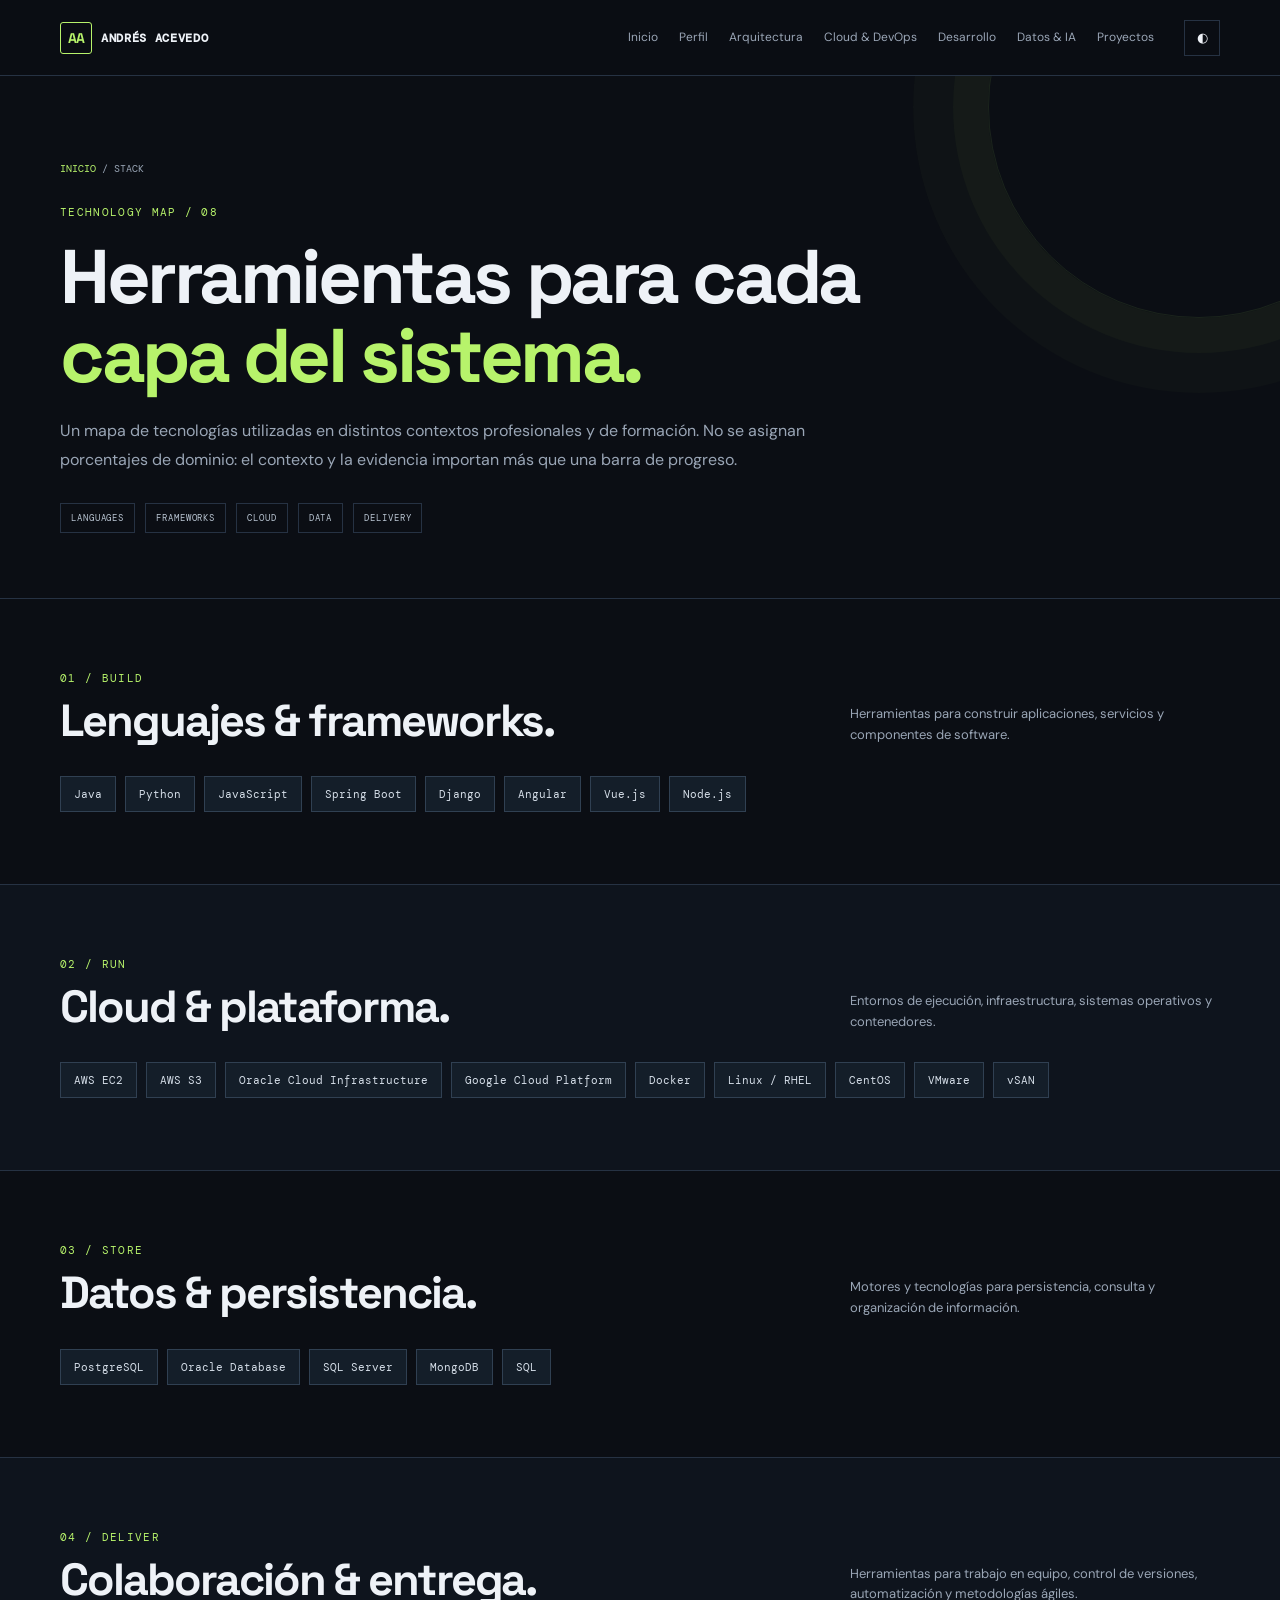
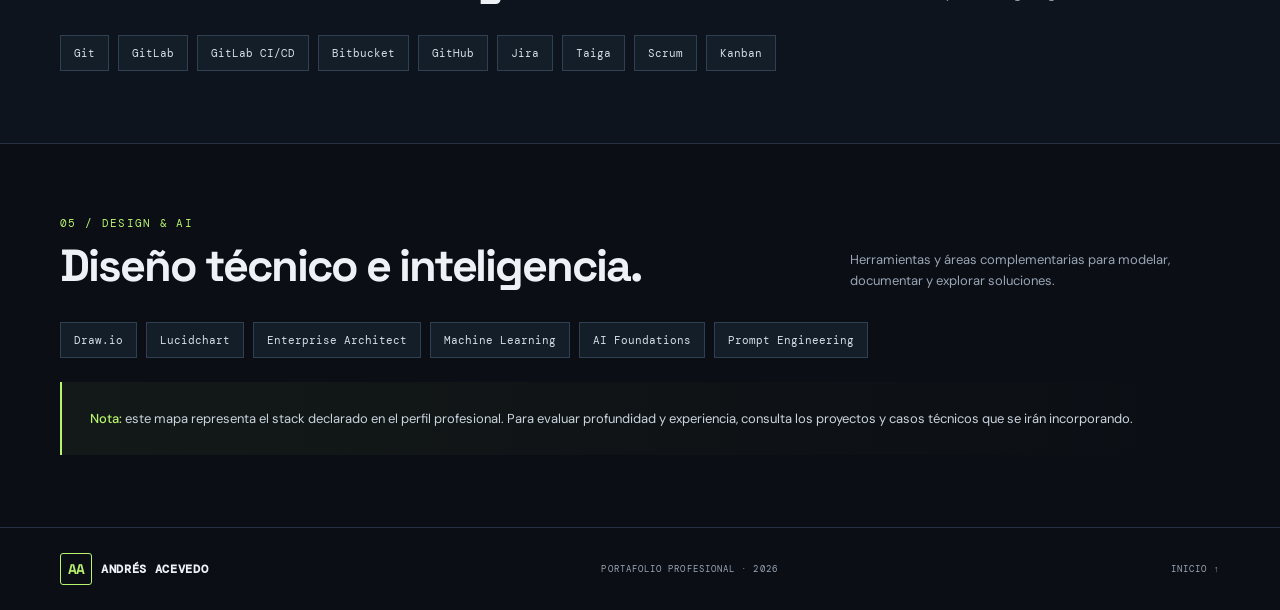
<file: pages/tecnologias.html>
<!doctype html><html lang="es"><head><meta charset="utf-8"><meta name="viewport" content="width=device-width, initial-scale=1"><meta name="description" content="Tecnologías, lenguajes, plataformas y herramientas del perfil profesional."><meta name="author" content="Andrés Acevedo"><meta property="og:type" content="website"><meta property="og:locale" content="es_CO"><meta property="og:title" content="Stack tecnológico | Andrés Acevedo"><meta property="og:description" content="Tecnologías, lenguajes, plataformas y herramientas del perfil profesional."><meta name="theme-color" content="#0b0e14"><title>Stack tecnológico | Andrés Acevedo</title><link rel="stylesheet" href="../assets/css/styles.css"><script defer src="../assets/js/main.js"></script></head><body><header class="site-header">
<a class="brand" href="../index.html" aria-label="Andrés Acevedo — inicio"><span class="brand-mark" aria-hidden="true">AA</span><span class="brand-name">ANDRÉS ACEVEDO</span></a>
<button class="menu-toggle" aria-label="Abrir menú" aria-expanded="false">☰</button>
<nav class="nav"><a href="../index.html">Inicio</a><a href="perfil.html">Perfil</a><a href="arquitectura.html">Arquitectura</a><a href="cloud-devops.html">Cloud & DevOps</a><a href="desarrollo.html">Desarrollo</a><a href="datos-ia.html">Datos & IA</a><a href="proyectos.html">Proyectos</a></nav>
<button class="theme-toggle" aria-label="Cambiar tema">◐</button></header><main>
<section class="inner-hero"><div class="container"><div class="breadcrumbs"><a href="../index.html">INICIO</a> / STACK</div><p class="eyebrow">TECHNOLOGY MAP / 08</p><h1>Herramientas para cada<br><em>capa del sistema.</em></h1><p class="lead">Un mapa de tecnologías utilizadas en distintos contextos profesionales y de formación. No se asignan porcentajes de dominio: el contexto y la evidencia importan más que una barra de progreso.</p><div class="inner-meta"><span>LANGUAGES</span><span>FRAMEWORKS</span><span>CLOUD</span><span>DATA</span><span>DELIVERY</span></div></div></section>
<section class="inner-section"><div class="container"><div class="inner-section-head"><div><p class="eyebrow">01 / BUILD</p><h2>Lenguajes & frameworks.</h2></div><p>Herramientas para construir aplicaciones, servicios y componentes de software.</p></div><div class="skill-cloud"><span>Java</span><span>Python</span><span>JavaScript</span><span>Spring Boot</span><span>Django</span><span>Angular</span><span>Vue.js</span><span>Node.js</span></div></div></section>
<section class="inner-section alt"><div class="container"><div class="inner-section-head"><div><p class="eyebrow">02 / RUN</p><h2>Cloud & plataforma.</h2></div><p>Entornos de ejecución, infraestructura, sistemas operativos y contenedores.</p></div><div class="skill-cloud"><span>AWS EC2</span><span>AWS S3</span><span>Oracle Cloud Infrastructure</span><span>Google Cloud Platform</span><span>Docker</span><span>Linux / RHEL</span><span>CentOS</span><span>VMware</span><span>vSAN</span></div></div></section>
<section class="inner-section"><div class="container"><div class="inner-section-head"><div><p class="eyebrow">03 / STORE</p><h2>Datos & persistencia.</h2></div><p>Motores y tecnologías para persistencia, consulta y organización de información.</p></div><div class="skill-cloud"><span>PostgreSQL</span><span>Oracle Database</span><span>SQL Server</span><span>MongoDB</span><span>SQL</span></div></div></section>
<section class="inner-section alt"><div class="container"><div class="inner-section-head"><div><p class="eyebrow">04 / DELIVER</p><h2>Colaboración & entrega.</h2></div><p>Herramientas para trabajo en equipo, control de versiones, automatización y metodologías ágiles.</p></div><div class="skill-cloud"><span>Git</span><span>GitLab</span><span>GitLab CI/CD</span><span>Bitbucket</span><span>GitHub</span><span>Jira</span><span>Taiga</span><span>Scrum</span><span>Kanban</span></div></div></section>
<section class="inner-section"><div class="container"><div class="inner-section-head"><div><p class="eyebrow">05 / DESIGN & AI</p><h2>Diseño técnico e inteligencia.</h2></div><p>Herramientas y áreas complementarias para modelar, documentar y explorar soluciones.</p></div><div class="skill-cloud"><span>Draw.io</span><span>Lucidchart</span><span>Enterprise Architect</span><span>Machine Learning</span><span>AI Foundations</span><span>Prompt Engineering</span></div><div class="inner-callout"><p><strong>Nota:</strong> este mapa representa el stack declarado en el perfil profesional. Para evaluar profundidad y experiencia, consulta los proyectos y casos técnicos que se irán incorporando.</p></div></div></section>
</main><footer class="footer"><div class="container footer-inner"><a class="brand" href="../index.html" aria-label="Andrés Acevedo — inicio"><span class="brand-mark" aria-hidden="true">AA</span><span class="brand-name">ANDRÉS ACEVEDO</span></a><span>PORTAFOLIO PROFESIONAL · <span data-current-year>2026</span></span><a href="../index.html">INICIO ↑</a></div></footer>
<script defer src="../assets/js/config/cloudflare-analytics.config.js"></script>
<script defer src="../assets/js/services/cloudflare-analytics.js"></script>
</body></html>
</file>
<file: assets/css/styles.css>
@import url('https://fonts.googleapis.com/css2?family=DM+Mono:wght@400;500&family=DM+Sans:wght@400;500;600;700&family=Space+Grotesk:wght@400;500;600;700&display=swap');
:root{--bg:#0b0e14;--panel:#111722;--panel2:#151e2b;--text:#eef2f7;--muted:#9aa6b6;--line:#263243;--accent:#b7f36b;--blue:#80b8ff;--mono:'DM Mono',monospace;--sans:'DM Sans',sans-serif;--display:'Space Grotesk',sans-serif}
*{box-sizing:border-box}html{scroll-behavior:smooth}body{margin:0;background:var(--bg);color:var(--text);font-family:var(--sans);line-height:1.6}a{color:inherit;text-decoration:none}.container{width:min(1160px,calc(100% - 48px));margin:auto}.site-header{height:76px;padding:0 max(24px,calc((100vw - 1160px)/2));display:flex;align-items:center;gap:30px;border-bottom:1px solid var(--line);position:sticky;top:0;background:rgba(11,14,20,.92);backdrop-filter:blur(16px);z-index:20}.brand{display:flex;align-items:center;gap:10px;font:600 13px var(--mono);letter-spacing:.08em;white-space:nowrap}.brand-mark{display:grid;place-items:center;width:32px;height:32px;border:1px solid var(--accent);color:var(--accent);font-size:22px}.brand-muted{color:var(--muted)}.nav{display:flex;align-items:center;justify-content:center;gap:21px;margin-left:auto}.nav a{font-size:12px;color:var(--muted);transition:.2s}.nav a:hover,.nav a.active{color:var(--accent)}.theme-toggle,.menu-toggle{background:none;color:var(--text);border:1px solid var(--line);width:36px;height:36px;cursor:pointer}.menu-toggle{display:none}.eyebrow,.hero-kicker,.hero-meta,.cap-index,.stack-label,.visual-caption,.statement-foot,.footer-inner>span,.footer-inner>a:last-child{font:11px var(--mono);letter-spacing:.12em;color:var(--muted)}.eyebrow{color:var(--accent)}.hero{min-height:660px;display:grid;grid-template-columns:1.1fr .9fr;align-items:center;gap:45px;padding-top:60px;padding-bottom:75px}.hero-kicker{margin:0 0 24px}.hero-kicker span{color:var(--accent)}h1,h2,h3,p{margin-top:0}h1,h2,h3{font-family:var(--display);letter-spacing:-.045em}h1{font-size:clamp(48px,6vw,78px);line-height:1.04;margin-bottom:25px}h1 em,h2 em{font-style:normal;color:var(--accent)}.hero-lead{font-size:17px;line-height:1.75;color:var(--muted);max-width:590px}.hero-actions{display:flex;gap:12px;margin:32px 0 54px}.button{display:inline-flex;align-items:center;gap:18px;padding:13px 18px;font-size:13px;font-weight:600;border:1px solid var(--line);transition:.2s}.button-primary{background:var(--accent);color:#10150b;border-color:var(--accent)}.button-primary:hover{background:#d0ff94;transform:translateY(-2px)}.button-quiet:hover,.button-outline:hover{border-color:var(--accent);color:var(--accent)}.hero-meta{display:flex;gap:25px;font-size:9px}.hero-visual{height:440px;position:relative;display:grid;place-items:center}.orbit{position:absolute;border:1px solid #273547;border-radius:50%;transform:rotate(-25deg)}.orbit-one{width:360px;height:270px}.orbit-two{width:460px;height:350px;transform:rotate(35deg);border-style:dashed;opacity:.7}.core{width:190px;height:190px;border-radius:50%;background:radial-gradient(circle at 35% 30%,#263e38,#111a24 70%);border:1px solid #526a53;box-shadow:0 0 80px #b7f36b18, inset 0 0 40px #b7f36b14;display:flex;flex-direction:column;align-items:center;justify-content:center;gap:8px;z-index:1}.core-symbol{font-size:55px;color:var(--accent)}.core-label{font:9px/1.5 var(--mono);letter-spacing:.2em;text-align:center;color:var(--muted)}.float-card{position:absolute;background:#111923;border:1px solid var(--line);padding:13px 15px;font:10px var(--mono);color:var(--muted);z-index:2}.float-card strong{color:var(--accent);margin-left:8px}.card-top{top:42px;right:0}.card-bottom{bottom:45px;left:0;line-height:2}.mini-dot,.pulse{display:inline-block;width:7px;height:7px;background:var(--accent);border-radius:50%;margin-right:8px}.code-line{color:#5d6a7c}.code-accent{color:var(--accent)}.visual-caption{position:absolute;bottom:0;right:0;font-size:9px}.ticker{overflow:hidden;border-block:1px solid var(--line);background:#0e131c;padding:15px 0;white-space:nowrap}.ticker-track{font:11px var(--mono);letter-spacing:.14em;color:#aab5c3;min-width:max-content;animation:scroll 35s linear infinite}.ticker b{color:var(--accent);padding:0 28px}@keyframes scroll{to{transform:translateX(-35%)}}.section{padding-top:105px;padding-bottom:105px}.section-heading{display:flex;justify-content:space-between;align-items:end;gap:40px;margin-bottom:42px}.section-heading h2,.statement h2,.closing h2,.retro-layout h2{font-size:clamp(36px,4vw,54px);line-height:1.12;margin:12px 0 0}.section-intro{max-width:360px;color:var(--muted);font-size:14px}.capability-grid{display:grid;grid-template-columns:repeat(4,1fr);gap:14px}.cap-card{min-height:315px;background:var(--panel);border:1px solid var(--line);padding:23px;display:flex;flex-direction:column;transition:.25s;position:relative;overflow:hidden}.cap-card:hover{transform:translateY(-5px);border-color:#7d9d59;background:#141d28}.cap-featured{background:linear-gradient(145deg,#1b2a27,#121923 75%)}.cap-index{font-size:9px}.cap-icon{font-size:34px;color:var(--accent);margin:28px 0 18px}.cap-card h3{font-size:25px;line-height:1.12;margin-bottom:14px}.cap-card p{font-size:12px;color:var(--muted);line-height:1.7}.card-link{font:10px var(--mono);color:var(--accent);margin-top:auto}.statement{background:#121923;border-block:1px solid var(--line);padding:90px 0}.statement-inner{max-width:920px}.statement h2{font-size:clamp(34px,4.8vw,62px);margin:22px 0 48px}.statement-foot{display:flex;justify-content:space-between;border-top:1px solid var(--line);padding-top:17px;font-size:9px}.text-link{font:11px var(--mono);color:var(--accent);padding-bottom:8px}.stack-panel{border:1px solid var(--line);background:var(--panel)}.stack-group{padding:25px 28px;border-bottom:1px solid var(--line)}.stack-group:last-child{border:0}.stack-label{display:block;margin-bottom:18px;font-size:9px}.tags{display:flex;flex-wrap:wrap;gap:9px}.tags span{padding:8px 12px;border:1px solid #2a3748;color:#c6d0dd;font:11px var(--mono)}.retro-section{background:#080b0f;border-block:1px solid #243027;padding:85px 0}.retro-layout{display:grid;grid-template-columns:.8fr 1.2fr;align-items:center;gap:70px}.retro-layout h2{margin:15px 0 20px}.retro-layout>div:first-child>p:not(.eyebrow){color:var(--muted);font-size:14px;max-width:360px;margin-bottom:28px}.button-outline{border-color:#465640;color:var(--accent)}.terminal{border:1px solid #3c5138;background:#080d0a;box-shadow:0 15px 60px #0008;font:12px var(--mono);color:#b8c9b0}.terminal-bar{height:34px;background:#151e17;border-bottom:1px solid #34452f;display:flex;align-items:center;gap:6px;padding:0 12px}.terminal-bar>span{width:7px;height:7px;border-radius:50%;background:#71846a}.terminal-bar b{font-size:9px;font-weight:400;color:#8b9b83;margin-left:auto}.terminal-body{padding:22px;line-height:1.5}.terminal-body p{margin:0 0 9px}.terminal-dim,.terminal-hint{color:#66785f}.terminal-ok{color:#b7f36b}.terminal-prompt{color:#b7f36b}.terminal-cursor{animation:blink 1s steps(2) infinite}@keyframes blink{50%{opacity:0}}.closing{text-align:center;padding-top:110px;padding-bottom:115px}.closing h2{margin:20px 0}.closing>p:not(.eyebrow){color:var(--muted);margin:20px auto 30px}.footer{border-top:1px solid var(--line);padding:25px 0}.footer-inner{display:flex;justify-content:space-between;align-items:center}.footer-inner>span,.footer-inner>a:last-child{font-size:9px}.page-hero{padding:100px 0 70px;border-bottom:1px solid var(--line)}.page-hero h1{font-size:clamp(42px,6vw,68px);max-width:850px}.page-hero p.lead{max-width:720px;color:var(--muted);font-size:17px}.breadcrumbs{font:10px var(--mono);color:var(--muted);margin-bottom:30px}.breadcrumbs a{color:var(--accent)}.content-grid{display:grid;grid-template-columns:repeat(2,1fr);gap:16px;padding:65px 0 100px}.info-card{padding:26px;background:var(--panel);border:1px solid var(--line)}.info-card h2{font-size:23px;margin:10px 0}.info-card p,.info-card li{font-size:13px;color:var(--muted)}.info-card ul{padding-left:18px}.number{font:11px var(--mono);color:var(--accent)}.page-bottom{padding:30px 0 90px;border-top:1px solid var(--line);display:flex;justify-content:space-between;align-items:center}.page-bottom p{color:var(--muted);font-size:13px;margin:0}.lab-shell{background:#080d0a;border:1px solid #3c5138;padding:25px;font:13px var(--mono);color:#b7d1a9;margin:60px 0}.lab-output{min-height:160px;white-space:pre-wrap;color:#b7f36b}.lab-form{display:flex;gap:10px}.lab-form input{flex:1;background:#101a12;border:1px solid #43573b;color:#d9f3cf;padding:12px;font:12px var(--mono);min-width:0}.lab-form button{background:#b7f36b;border:0;padding:0 18px;font-weight:700;cursor:pointer}.light-mode{--bg:#f3f5f6;--panel:#fff;--panel2:#edf1f3;--text:#111820;--muted:#5f6d79;--line:#d6dde2}.light-mode .site-header{background:rgba(243,245,246,.93)}.light-mode .ticker,.light-mode .retro-section{background:#e9eef0}.light-mode .terminal{background:#101710}.light-mode .statement{background:#e9eef0}.light-mode .float-card{background:#fff}
@media(max-width:1000px){.nav{gap:12px}.nav a{font-size:11px}.capability-grid{grid-template-columns:repeat(2,1fr)}.hero{gap:20px}.hero-visual{transform:scale(.9)}}
@media(max-width:760px){.site-header{height:66px;gap:12px}.menu-toggle{display:block;margin-left:auto}.theme-toggle{flex-shrink:0}.nav{display:none;position:absolute;top:65px;left:0;right:0;background:#101620;border-bottom:1px solid var(--line);padding:18px 24px;align-items:stretch;flex-direction:column;gap:0}.nav.open{display:flex}.nav a{padding:12px 0;border-bottom:1px solid var(--line);font-size:13px}.hero{grid-template-columns:1fr;padding-top:70px;gap:5px}.hero-visual{height:350px;transform:scale(.85);margin:-5px -25px 0}.hero-meta{flex-direction:column;gap:8px}.section{padding-top:75px;padding-bottom:75px}.section-heading{display:block}.section-intro{margin-top:22px}.capability-grid{grid-template-columns:1fr 1fr}.cap-card{min-height:290px;padding:18px}.cap-card h3{font-size:22px}.retro-layout{grid-template-columns:1fr;gap:40px}.statement{padding:70px 0}.statement-foot{gap:12px;flex-wrap:wrap}.footer-inner{gap:18px;flex-wrap:wrap}.footer-inner>span{order:3;width:100%}.content-grid{grid-template-columns:1fr}.page-hero{padding:75px 0 50px}}
@media(max-width:430px){.container{width:calc(100% - 36px)}h1{font-size:46px}.hero-visual{transform:scale(.72);margin:-20px -55px}.capability-grid{grid-template-columns:1fr}.cap-card{min-height:250px}.hero-actions{flex-wrap:wrap}.section-heading h2,.statement h2,.closing h2,.retro-layout h2{font-size:36px}.stack-group{padding:20px}.footer-inner .brand{font-size:11px}}

.more-links{display:grid;grid-template-columns:repeat(2,1fr);border-top:1px solid var(--line);border-left:1px solid var(--line)}
.more-links a{display:flex;justify-content:space-between;gap:20px;padding:19px 22px;border-right:1px solid var(--line);border-bottom:1px solid var(--line);font-size:13px;color:#cbd5df;transition:.2s}
.more-links a span{color:var(--accent);font-family:var(--mono)}
.more-links a:hover{background:var(--panel);color:var(--accent)}
@media(max-width:600px){.more-links{grid-template-columns:1fr}}

/* LANDING V2 — editorial engineering system */
.hero-v2{min-height:690px;display:grid;grid-template-columns:1fr 1.05fr;align-items:center;gap:25px;padding-top:58px;padding-bottom:65px}
.hero-v2-copy{position:relative;z-index:2}.hero-v2 .hero-kicker{margin:30px 0 20px;font-size:10px}.hero-v2 .hero-kicker span{color:var(--accent)}
.hero-v2 h1{font-size:clamp(62px,7.4vw,100px);line-height:.96;letter-spacing:-.075em;margin-bottom:27px}
.hero-v2 .hero-lead{font-size:16px;max-width:500px}
.hero-proof{display:flex;gap:30px;margin-top:52px;padding-top:20px;border-top:1px solid var(--line);max-width:510px}
.hero-proof div{display:flex;align-items:flex-start;gap:9px}.hero-proof strong{font:12px var(--mono);color:var(--accent)}.hero-proof span{font:9px/1.5 var(--mono);letter-spacing:.1em;color:var(--muted)}
.hero-v2-art{height:530px;position:relative;display:grid;place-items:center;isolation:isolate}
.art-grid{position:absolute;inset:7% 0;background-image:linear-gradient(#24324455 1px,transparent 1px),linear-gradient(90deg,#24324455 1px,transparent 1px);background-size:35px 35px;mask-image:radial-gradient(ellipse,black 15%,transparent 73%);opacity:.5}
.architecture-orbit{position:absolute;border:1px solid #526b7d33;border-radius:50%;width:470px;height:300px;transform:rotate(-28deg)}
.orbit-b{width:510px;height:390px;transform:rotate(36deg);border-style:dashed}
.architecture-lines{width:min(100%,590px);height:auto;position:relative;z-index:1;overflow:visible}
.diagram-node{filter:drop-shadow(0 0 10px #b7f36b18)}
.art-label,.art-chip{position:absolute;z-index:2;font:9px var(--mono);letter-spacing:.12em;color:var(--muted);background:#111923d9;border:1px solid var(--line);padding:10px 12px}
.art-label b{color:var(--accent);font-weight:400;margin-left:12px}.art-label-top{top:22px;left:0}.art-label-bottom{bottom:20px;right:0;font-size:8px}.art-chip{font-size:8px;color:var(--accent)}.chip-one{top:125px;right:0}.chip-two{bottom:125px;left:0}
.domain-grid{display:grid;grid-template-columns:1.12fr 1fr 1fr;gap:14px}
.domain-card{min-height:330px;background:linear-gradient(145deg,#151f2b,#101620);border:1px solid var(--line);padding:23px;position:relative;overflow:hidden;transition:.25s;display:flex;flex-direction:column}
.domain-card:hover{border-color:#839f62;transform:translateY(-5px);background:linear-gradient(145deg,#1b2a27,#111923)}
.domain-wide{grid-row:span 2;min-height:674px;background:linear-gradient(150deg,#1a2a27,#111923 70%)}
.domain-top{display:flex;justify-content:space-between;color:var(--muted);font:9px var(--mono);letter-spacing:.12em}.domain-top span:last-child{color:var(--accent);font-size:15px}
.domain-glyph{font:42px var(--mono);color:var(--accent);margin:36px 0 25px}.domain-card h3{font-size:29px;line-height:1.08;margin-bottom:14px}.domain-card p{font-size:12px;color:var(--muted);max-width:310px;line-height:1.75}.domain-tags{display:flex;gap:7px;flex-wrap:wrap;margin-top:auto;padding-top:20px}.domain-tags span{font:9px var(--mono);color:#b7c3d0;border:1px solid #344253;padding:6px 8px}
.statement-v2{background:#121923;border-block:1px solid var(--line);padding:100px 0}
.statement-v2-inner{max-width:1000px;position:relative}.statement-mark{font:110px/1 Georgia;color:#b7f36b;opacity:.8;height:76px;margin-top:22px}
.statement-v2 h2{font:500 clamp(34px,4.8vw,62px)/1.15 var(--display);letter-spacing:-.05em;margin:0 0 48px}.statement-v2 h2 em{font-style:normal;color:var(--accent)}
.ecosystem{border-top:1px solid var(--line);border-bottom:1px solid var(--line)}
.eco-row{display:grid;grid-template-columns:45px 120px 200px 1fr;gap:16px;align-items:center;padding:23px 15px;border-bottom:1px solid var(--line)}.eco-row:last-child{border:0}
.eco-index{font:10px var(--mono);color:var(--accent)}.eco-name{font:600 21px var(--display)}.eco-desc{font:10px var(--mono);color:var(--muted)}
.eco-pills{display:flex;flex-wrap:wrap;gap:7px}.eco-pills span{border:1px solid #2d3a4b;padding:6px 9px;color:#c3cfdd;font:10px var(--mono)}
.micro-note{font-size:10px;color:#788594;margin-top:14px}
.experience-section{background:#0e131b;border-block:1px solid var(--line)}
.journey{position:relative;max-width:900px;margin:10px auto 25px;padding:5px 0}
.journey-line{position:absolute;left:174px;top:10px;bottom:15px;width:1px;background:linear-gradient(var(--accent),#42536a)}
.journey-item{display:grid;grid-template-columns:145px 1fr;gap:60px;position:relative;padding:22px 0}
.journey-date{text-align:right;font:10px var(--mono);color:var(--accent);padding-top:5px}
.journey-dot{position:absolute;left:169px;top:27px;width:11px;height:11px;border-radius:50%;background:var(--accent);box-shadow:0 0 0 5px #b7f36b18}
.journey-content{border:1px solid var(--line);background:#121a25;padding:22px 25px}
.journey-content h3{font-size:22px;margin:0 0 8px}.journey-content p{font-size:12px;color:var(--muted);margin-bottom:13px;max-width:620px}.journey-content>span{font:9px var(--mono);color:#8292a3;letter-spacing:.04em}
.journey-link{display:block;text-align:center;margin-top:25px}
.project-grid{display:grid;grid-template-columns:1.2fr 1fr;gap:16px}
.project-card{border:1px solid var(--line);background:var(--panel);transition:.25s;min-width:0}.project-card:hover{border-color:#8da66b;transform:translateY(-4px)}
.project-main{grid-row:span 2}.project-visual{height:190px;position:relative;display:grid;place-items:center;overflow:hidden;background:#111a25}
.project-main .project-visual{height:310px}.project-visual>span{position:absolute;left:17px;bottom:14px;font:8px var(--mono);letter-spacing:.14em;color:#8090a2}
.visual-architecture{background:radial-gradient(circle at center,#1d3430,#101722 68%)}
.mini-architecture{width:70%;height:65%;position:relative;background-image:linear-gradient(#40546933 1px,transparent 1px),linear-gradient(90deg,#40546933 1px,transparent 1px);background-size:20px 20px}
.mini-architecture:before,.mini-architecture:after{content:"";position:absolute;left:50%;top:50%;height:1px;width:80%;background:#b7f36b;transform:translate(-50%,-50%) rotate(30deg)}
.mini-architecture:after{transform:translate(-50%,-50%) rotate(-30deg)}
.mini-architecture i{position:absolute;width:26px;height:26px;border:1px solid #80b8ff;background:#162534;border-radius:7px;z-index:1}
.mini-architecture i:nth-child(1){left:8%;top:10%}.mini-architecture i:nth-child(2){right:8%;top:10%}.mini-architecture i:nth-child(3){left:8%;bottom:10%}.mini-architecture i:nth-child(4){right:8%;bottom:10%}
.mini-architecture b{position:absolute;left:50%;top:50%;width:68px;height:68px;border-radius:50%;border:1px solid var(--accent);background:#172b25;transform:translate(-50%,-50%);z-index:2}
.visual-pipeline{background:linear-gradient(135deg,#1b2633,#111923)}.pipeline-flow{display:flex;align-items:center;gap:12px}.pipeline-flow i{font:9px var(--mono);font-style:normal;border:1px solid #52677c;padding:12px 10px;color:#dce5ee;background:#172433}.pipeline-flow b{color:var(--accent)}
.visual-data{background:linear-gradient(135deg,#1a2b29,#111923)}.data-bars{height:100px;display:flex;align-items:end;gap:12px}.data-bars i{display:block;width:17px;background:linear-gradient(#b7f36b,#47765a);border-radius:3px 3px 0 0}.data-bars i:nth-child(1){height:35%}.data-bars i:nth-child(2){height:62%}.data-bars i:nth-child(3){height:48%}.data-bars i:nth-child(4){height:88%}.data-bars i:nth-child(5){height:70%}.data-bars i:nth-child(6){height:100%}
.project-info{display:flex;justify-content:space-between;gap:15px;padding:20px}.project-info>div>span{font:8px var(--mono);letter-spacing:.12em;color:var(--accent)}.project-info h3{font-size:21px;margin:8px 0}.project-info p{font-size:11px;color:var(--muted);margin:0;max-width:420px}.project-info>b{font-size:18px;color:var(--accent)}
.retro-v2{background:#080c0a;border-block:1px solid #2b3c2c;padding:85px 0}.retro-v2-inner{display:grid;grid-template-columns:.8fr 1.2fr;align-items:center;gap:75px}.retro-v2 h2{font:600 clamp(38px,4vw,54px)/1.08 var(--display);letter-spacing:-.05em;margin:18px 0}.retro-v2 h2 em{font-style:normal;color:var(--accent)}.retro-v2-inner>div:first-child>p:not(.eyebrow){font-size:13px;color:var(--muted);max-width:360px;margin-bottom:25px}.terminal-v2{width:100%}
@media(max-width:1000px){.hero-v2{grid-template-columns:1fr 1fr}.hero-v2-art{transform:scale(.9);margin:0 -25px}.domain-grid{grid-template-columns:1fr 1fr}.domain-wide{grid-row:span 1;min-height:330px}.eco-row{grid-template-columns:35px 90px 155px 1fr}.journey-line{left:144px}.journey-item{grid-template-columns:115px 1fr;gap:60px}.journey-dot{left:139px}}
@media(max-width:760px){.hero-v2{grid-template-columns:1fr;padding-top:72px;gap:0}.hero-v2 h1{font-size:clamp(60px,12vw,88px)}.hero-v2-art{height:440px;transform:scale(.86);margin:-5px -35px 0}.hero-proof{gap:18px;margin-top:40px}.domain-grid{grid-template-columns:1fr 1fr}.domain-card{min-height:310px}.domain-wide{min-height:310px}.eco-row{grid-template-columns:30px 85px 1fr;gap:10px}.eco-desc{display:none}.eco-pills{grid-column:2/4}.journey-line{left:8px}.journey-item{grid-template-columns:1fr;gap:10px;padding-left:32px}.journey-date{text-align:left}.journey-dot{left:3px;top:26px}.project-grid{grid-template-columns:1fr}.project-main{grid-row:auto}.project-main .project-visual{height:230px}.retro-v2-inner{grid-template-columns:1fr;gap:40px}.statement-v2{padding:75px 0}}
@media(max-width:480px){.hero-v2-art{transform:scale(.72);margin:-40px -65px;height:360px}.hero-v2 .hero-kicker{font-size:8px}.hero-proof{gap:12px}.hero-proof span{font-size:8px}.domain-grid{grid-template-columns:1fr}.domain-card,.domain-wide{min-height:280px}.domain-glyph{margin:25px 0 18px}.eco-row{padding:18px 8px}.eco-name{font-size:18px}.eco-pills span{font-size:9px;padding:5px 7px}.journey-content{padding:18px}.journey-content h3{font-size:20px}.project-info{padding:16px}.project-visual{height:170px}.statement-v2 h2{font-size:36px}.statement-v2 .statement-foot{font-size:8px}}

/* INTERIOR PAGES V3 */
.inner-hero{padding:86px 0 65px;border-bottom:1px solid var(--line);position:relative;overflow:hidden}
.inner-hero:after{content:"";position:absolute;width:420px;height:420px;border:1px solid #b7f36b18;border-radius:50%;right:-130px;top:-180px;box-shadow:0 0 0 35px #b7f36b08,0 0 0 75px #b7f36b05;pointer-events:none}
.inner-hero .container{position:relative;z-index:1}
.inner-hero h1{font-size:clamp(44px,6vw,76px);max-width:900px;margin:18px 0 22px}
.inner-hero .lead{font-size:16px;line-height:1.8;color:var(--muted);max-width:760px}
.inner-meta{display:flex;gap:10px;flex-wrap:wrap;margin-top:28px}
.inner-meta span{font:9px var(--mono);letter-spacing:.1em;color:#b9c5d2;border:1px solid var(--line);padding:8px 10px}
.inner-section{padding:72px 0}
.inner-section.alt{background:#0e141d;border-block:1px solid var(--line)}
.inner-section-head{display:flex;justify-content:space-between;align-items:end;gap:30px;margin-bottom:30px}
.inner-section-head h2{font-size:clamp(30px,4vw,45px);line-height:1.12;margin:10px 0 0}
.inner-section-head>p{max-width:370px;color:var(--muted);font-size:13px;margin:0}
.inner-cards{display:grid;grid-template-columns:repeat(2,1fr);gap:14px}
.inner-card{background:var(--panel);border:1px solid var(--line);padding:25px;position:relative}
.inner-card .number{font:10px var(--mono);color:var(--accent);letter-spacing:.1em}
.inner-card h3{font-size:22px;margin:14px 0 10px}
.inner-card p,.inner-card li{font-size:12px;color:var(--muted);line-height:1.8}
.inner-card ul{padding-left:17px;margin-bottom:0}
.inner-card .tag-row{display:flex;gap:7px;flex-wrap:wrap;margin-top:17px}
.inner-card .tag-row span{font:9px var(--mono);padding:6px 8px;border:1px solid #344253;color:#c2ceda}
.inner-callout{padding:25px 28px;border-left:2px solid var(--accent);background:linear-gradient(90deg,#b7f36b0c,transparent);margin-top:24px}
.inner-callout p{margin:0;color:#cbd5df;font-size:13px;line-height:1.8}
.inner-callout strong{color:var(--accent);font-weight:500}
.capability-list{display:grid;grid-template-columns:repeat(3,1fr);gap:12px}
.capability-item{border:1px solid var(--line);padding:20px;background:#111923}
.capability-item b{display:block;font:10px var(--mono);color:var(--accent);margin-bottom:12px}
.capability-item h3{font-size:18px;margin-bottom:8px}
.capability-item p{font-size:11px;color:var(--muted);margin:0;line-height:1.7}
.skill-cloud{display:flex;gap:9px;flex-wrap:wrap}
.skill-cloud span{font:11px var(--mono);padding:10px 13px;background:#141e29;border:1px solid #304052;color:#d5dee8}
.project-case{display:grid;grid-template-columns:1fr 1fr;border:1px solid var(--line);background:var(--panel);margin-bottom:16px}
.project-case-visual{min-height:260px;display:grid;place-items:center;background:radial-gradient(circle at 50% 45%,#20352e,#111923 70%);position:relative;overflow:hidden}
.project-case-visual:before{content:"";position:absolute;inset:0;background-image:linear-gradient(#607b7830 1px,transparent 1px),linear-gradient(90deg,#607b7830 1px,transparent 1px);background-size:25px 25px;mask-image:radial-gradient(ellipse,black,transparent 75%)}
.case-stack{position:relative;z-index:1;display:grid;grid-template-columns:repeat(2,95px);gap:12px}
.case-stack span{padding:15px 8px;text-align:center;border:1px solid #7d9c7d;background:#13231f;color:#cfe9c1;font:9px var(--mono)}
.project-case-copy{padding:27px}
.project-case-copy .number{font:9px var(--mono);color:var(--accent);letter-spacing:.12em}
.project-case-copy h3{font-size:25px;margin:12px 0}
.project-case-copy p{font-size:12px;color:var(--muted);line-height:1.8}
.project-case-copy ul{padding-left:17px;color:var(--muted);font-size:11px;line-height:1.9}
.project-case-copy .tag-row{display:flex;gap:7px;flex-wrap:wrap;margin-top:17px}
.project-case-copy .tag-row span{font:9px var(--mono);border:1px solid #344253;padding:6px 8px;color:#c2ceda}
.credential-grid{display:grid;grid-template-columns:repeat(2,1fr);gap:12px}
.credential{display:flex;gap:15px;align-items:flex-start;background:var(--panel);border:1px solid var(--line);padding:20px}
.credential-icon{width:38px;height:38px;flex:none;display:grid;place-items:center;border:1px solid #637b55;color:var(--accent);font:15px var(--mono)}
.credential h3{font-size:16px;margin:0 0 5px}.credential p{font-size:11px;color:var(--muted);margin:0;line-height:1.6}
.inner-footer-cta{padding:34px;background:#131d26;border:1px solid var(--line);display:flex;justify-content:space-between;align-items:center;gap:25px;margin:15px 0 75px}
.inner-footer-cta h3{font-size:24px;margin:0 0 5px}.inner-footer-cta p{font-size:12px;color:var(--muted);margin:0}
@media(max-width:760px){.inner-hero{padding:70px 0 50px}.inner-section{padding:55px 0}.inner-section-head{display:block}.inner-section-head>p{margin-top:18px}.inner-cards,.credential-grid{grid-template-columns:1fr}.capability-list{grid-template-columns:1fr 1fr}.project-case{grid-template-columns:1fr}.project-case-visual{min-height:210px}.inner-footer-cta{align-items:flex-start;flex-direction:column}}
@media(max-width:460px){.capability-list{grid-template-columns:1fr}.inner-card{padding:20px}.project-case-copy{padding:21px}.inner-footer-cta{padding:23px}}

/* LIVE DATA / FRANKFURTER */
.live-market{padding-top:76px;padding-bottom:76px}
.market-panel{border:1px solid var(--line);background:linear-gradient(135deg,var(--panel),#101923);position:relative;overflow:hidden}
.market-panel:before{content:"";position:absolute;inset:0 auto 0 0;width:3px;background:var(--accent)}
.market-panel-head,.market-panel-foot{display:flex;align-items:center;justify-content:space-between;gap:16px;padding:17px 22px}
.market-panel-head{border-bottom:1px solid var(--line)}
.market-panel-head>div{display:flex;align-items:center;gap:9px}
.market-live-dot{width:7px;height:7px;border-radius:50%;background:var(--accent);box-shadow:0 0 12px #b7f36b;animation:marketPulse 1.8s ease-in-out infinite}
.market-label{font:10px var(--mono);letter-spacing:.13em;color:var(--muted)}
.live-mode{display:inline-flex;align-items:center;border:1px solid #43583d;border-radius:2px;padding:4px 6px;color:var(--accent);font:8px var(--mono);letter-spacing:.08em;white-space:nowrap;opacity:.9}
.market-panel-head>div,.news-panel-head>div,.space-panel-head>div,.commons-panel-head>div{flex-wrap:wrap}
.market-refresh{border:1px solid var(--line);background:transparent;color:var(--text);padding:8px 12px;font:10px var(--mono);cursor:pointer;transition:.2s}
.market-refresh:hover{border-color:var(--accent);color:var(--accent)}
.market-refresh:disabled{opacity:.5;cursor:wait}
.market-refresh span{font-size:15px;margin-right:5px;display:inline-block}
.market-rates{display:grid;grid-template-columns:repeat(2,1fr)}
.market-rate{padding:27px 25px 24px;min-width:0}
.market-rate+ .market-rate{border-left:1px solid var(--line)}
.market-currency{display:flex;align-items:center;gap:12px}
.currency-symbol{width:38px;height:38px;display:grid;place-items:center;border:1px solid #43583d;color:var(--accent);font:20px var(--mono)}
.currency-symbol.euro{color:var(--blue);border-color:#40566e}
.market-currency strong{font:13px var(--mono);letter-spacing:.08em}
.market-currency strong span{color:var(--muted);font-weight:400}
.market-currency small{display:block;color:var(--muted);font-size:11px;margin-top:2px}
.market-value{font:clamp(25px,3.2vw,38px) var(--display);letter-spacing:-.04em;margin:22px 0 4px;overflow-wrap:anywhere}
.market-date{font:10px var(--mono);color:var(--muted)}
.market-panel-foot{border-top:1px solid var(--line);font:9px var(--mono);color:var(--muted);flex-wrap:wrap}
.market-panel-foot [data-market-status]{color:var(--accent)}
.market-panel.is-loading .market-refresh span{animation:marketSpin .8s linear infinite}
.market-panel.is-stale .market-panel-foot [data-market-status]{color:#e5bd70}
@keyframes marketPulse{50%{opacity:.35;box-shadow:0 0 3px #b7f36b}}
@keyframes marketSpin{to{transform:rotate(360deg)}}
@media(max-width:600px){.live-market{padding-top:58px;padding-bottom:58px}.market-rates{grid-template-columns:1fr}.market-rate{padding:22px}.market-rate+.market-rate{border-left:0;border-top:1px solid var(--line)}.market-panel-head,.market-panel-foot{padding:14px 17px}.market-panel-foot{display:grid;gap:6px}}
@media(prefers-reduced-motion:reduce){.market-live-dot,.market-panel.is-loading .market-refresh span{animation:none}}

/* LIVE DATA / HACKER NEWS */
.live-news{padding-top:30px;padding-bottom:92px}
.news-panel{border:1px solid var(--line);background:linear-gradient(135deg,var(--panel),#101923);position:relative;overflow:hidden}
.news-panel:before{content:"";position:absolute;inset:0 auto 0 0;width:3px;background:var(--blue)}
.news-panel-head,.news-panel-foot{display:flex;align-items:center;justify-content:space-between;gap:16px;padding:17px 22px}
.news-panel-head{border-bottom:1px solid var(--line)}
.news-panel-head>div{display:flex;align-items:center;gap:9px}
.news-grid{display:grid;grid-template-columns:repeat(2,minmax(0,1fr));gap:0}
.news-card{padding:23px 25px 21px;min-width:0;border-bottom:1px solid var(--line);display:flex;flex-direction:column;align-items:flex-start;min-height:190px;transition:background .2s}
.news-card:nth-child(odd){border-right:1px solid var(--line)}
.news-card:hover{background:#ffffff05}
.news-card-top{width:100%;display:flex;justify-content:space-between;align-items:center;margin-bottom:17px}
.news-index{font:10px var(--mono);color:var(--accent)}
.news-source{font:9px var(--mono);letter-spacing:.12em;color:var(--muted)}
.news-title{font:500 17px/1.4 var(--display);color:var(--text);text-decoration:none;max-width:620px}
.news-title:hover{color:var(--accent)}
.news-meta{display:flex;gap:13px;flex-wrap:wrap;margin-top:15px;color:var(--muted);font:9px var(--mono)}
.news-discussion{margin-top:auto;padding-top:15px;color:var(--accent);font:9px var(--mono);text-decoration:none}
.news-discussion:hover{text-decoration:underline}
.news-panel-foot{border-top:1px solid var(--line);font:9px var(--mono);color:var(--muted);flex-wrap:wrap}
.news-panel-foot [data-hn-status]{color:var(--accent)}
.news-panel-foot>a{color:var(--muted);text-decoration:none}
.news-panel-foot>a:hover{color:var(--accent)}
.news-panel.is-loading .market-refresh span{animation:marketSpin .8s linear infinite}
.news-panel.is-stale .news-panel-foot [data-hn-status]{color:#e5bd70}
.news-loading{grid-column:1/-1;padding:25px;display:grid;gap:12px}
.news-skeleton{height:54px;background:linear-gradient(90deg,#ffffff08,#ffffff12,#ffffff08);background-size:200% 100%;animation:newsShimmer 1.4s linear infinite}
.news-empty{grid-column:1/-1;padding:30px;color:var(--muted);font-size:13px}
@keyframes newsShimmer{to{background-position:-200% 0}}
@media(max-width:600px){.live-news{padding-top:10px;padding-bottom:65px}.news-grid{grid-template-columns:1fr}.news-card:nth-child(odd){border-right:0}.news-card{padding:21px;min-height:170px}.news-panel-head,.news-panel-foot{padding:14px 17px}.news-panel-foot{display:grid;gap:8px}}
@media(prefers-reduced-motion:reduce){.news-skeleton{animation:none}}

/* LIVE DATA / SPACEFLIGHT NEWS */
.live-space{padding-top:26px;padding-bottom:88px}
.space-panel{border:1px solid var(--line);background:linear-gradient(135deg,var(--panel),#101923);position:relative;overflow:hidden}
.space-panel:before{content:"";position:absolute;inset:0 auto 0 0;width:3px;background:#8d9eff}
.space-panel-head,.space-panel-foot{display:flex;align-items:center;justify-content:space-between;gap:16px;padding:17px 22px}
.space-panel-head{border-bottom:1px solid var(--line)}
.space-panel-head>div{display:flex;align-items:center;gap:9px}
.space-grid{display:grid;grid-template-columns:repeat(2,minmax(0,1fr));gap:0}
.space-card{min-width:0;display:grid;grid-template-columns:minmax(110px,36%) 1fr;border-bottom:1px solid var(--line);transition:background .2s;animation:spaceCardIn .45s ease both;animation-delay:calc(var(--space-card-index,0)*70ms)}
.space-card:nth-child(odd){border-right:1px solid var(--line)}
.space-card:hover{background:#ffffff05}
.space-card-image{display:block;min-height:190px;background:radial-gradient(circle at 50% 45%,#253c53,#111923 72%);overflow:hidden;position:relative}
.space-card-image:after{content:"";position:absolute;inset:0;background:linear-gradient(0deg,#08101c55,transparent 55%);pointer-events:none}
.space-card-image img{width:100%;height:100%;min-height:190px;position:absolute;inset:0;object-fit:cover;transition:transform .5s ease}
.space-card:hover .space-card-image img{transform:scale(1.045)}
.space-card-image-empty{display:grid;place-items:center;color:#a9b9d0;font:10px var(--mono);letter-spacing:.15em}
.space-card-body{padding:19px 21px;display:flex;flex-direction:column;align-items:flex-start;min-width:0}
.space-card-meta{display:flex;justify-content:space-between;align-items:center;gap:10px;flex-wrap:wrap;width:100%;margin-bottom:12px;color:var(--muted);font:9px var(--mono)}
.space-source{color:#a9b9d0;letter-spacing:.1em;text-transform:uppercase}
.space-card-title{color:var(--text);font:500 16px/1.38 var(--display);text-decoration:none}
.space-card-title:hover{color:var(--accent)}
.space-card-summary{font-size:11px;line-height:1.65;color:var(--muted);margin:11px 0 14px;display:-webkit-box;-webkit-line-clamp:3;-webkit-box-orient:vertical;overflow:hidden}
.space-card-link{margin-top:auto;color:var(--accent);font:9px var(--mono);text-decoration:none}
.space-card-link:hover{text-decoration:underline}
.space-panel-foot{border-top:1px solid var(--line);font:9px var(--mono);color:var(--muted);flex-wrap:wrap}
.space-panel-foot [data-spaceflight-status]{color:var(--accent)}
.space-panel-foot>a{color:var(--muted);text-decoration:none}
.space-panel-foot>a:hover{color:var(--accent)}
.space-panel.is-loading .market-refresh span{animation:marketSpin .8s linear infinite}
.space-panel.is-stale .space-panel-foot [data-spaceflight-status]{color:#e5bd70}
.space-loading{grid-column:1/-1;padding:25px;display:grid;gap:12px}
.space-empty{grid-column:1/-1;padding:30px;color:var(--muted);font-size:13px}
@keyframes spaceCardIn{from{opacity:0;transform:translateY(8px)}to{opacity:1;transform:translateY(0)}}
@media(max-width:760px){.space-card{grid-template-columns:1fr}.space-card-image,.space-card-image img{min-height:180px;height:180px;position:relative}.space-card-image img{position:absolute}.space-card-body{padding:18px 20px}}
@media(max-width:600px){.live-space{padding-top:10px;padding-bottom:65px}.space-grid{grid-template-columns:1fr}.space-card:nth-child(odd){border-right:0}.space-panel-head,.space-panel-foot{padding:14px 17px}.space-panel-foot{display:grid;gap:8px}}
@media(prefers-reduced-motion:reduce){.space-card{animation:none}.space-card-image img{transition:none}}


/* LIVE VISUALS / WIKIMEDIA COMMONS */
.live-commons{padding-top:24px;padding-bottom:88px}
.commons-panel{border:1px solid var(--line);background:linear-gradient(135deg,var(--panel),#101923);position:relative;overflow:hidden}
.commons-panel:before{content:"";position:absolute;inset:0 auto 0 0;width:3px;background:#b7f36b}
.commons-panel-head,.commons-panel-foot{display:flex;align-items:center;justify-content:space-between;gap:16px;padding:17px 22px}
.commons-panel-head{border-bottom:1px solid var(--line)}
.commons-panel-head>div{display:flex;align-items:center;gap:9px}
.commons-grid{display:grid;grid-template-columns:repeat(3,minmax(0,1fr));gap:0}
.commons-card{min-width:0;border-right:1px solid var(--line);border-bottom:1px solid var(--line);animation:spaceCardIn .45s ease both;animation-delay:calc(var(--commons-card-index,0)*80ms)}
.commons-card:last-child{border-right:0}
.commons-image-link{display:block;height:210px;overflow:hidden;background:radial-gradient(circle at 50% 45%,#253c53,#111923 72%)}
.commons-image-link img{width:100%;height:100%;object-fit:cover;transition:transform .55s ease}
.commons-card:hover .commons-image-link img{transform:scale(1.045)}
.commons-card-body{padding:17px 19px 19px;display:flex;flex-direction:column;align-items:flex-start;min-height:145px}
.commons-card-index{font:9px var(--mono);letter-spacing:.12em;color:var(--accent);margin-bottom:10px}
.commons-card-title{font:500 14px/1.4 var(--display);color:var(--text);text-decoration:none;overflow-wrap:anywhere}
.commons-card-title:hover{color:var(--accent)}
.commons-attribution{font:10px/1.5 var(--mono);color:var(--muted);margin:10px 0 8px}
.commons-license{font:9px/1.5 var(--mono);color:var(--blue);text-decoration:none;margin-top:auto}
.commons-license:hover{text-decoration:underline}
.commons-panel-foot{border-top:1px solid var(--line);font:9px var(--mono);color:var(--muted);flex-wrap:wrap}
.commons-panel-foot [data-wikimedia-status]{color:var(--accent)}
.commons-panel-foot>a{color:var(--muted);text-decoration:none}
.commons-panel-foot>a:hover{color:var(--accent)}
.commons-panel.is-loading .market-refresh span{animation:marketSpin .8s linear infinite}
.commons-panel.is-stale .commons-panel-foot [data-wikimedia-status]{color:#e5bd70}
.commons-loading{grid-column:1/-1;padding:25px;display:grid;gap:12px}
.commons-empty{grid-column:1/-1;padding:30px;color:var(--muted);font-size:13px}
@media(max-width:760px){.commons-grid{grid-template-columns:1fr 1fr}.commons-card:nth-child(2){border-right:0}.commons-image-link{height:190px}}
@media(max-width:600px){.live-commons{padding-top:10px;padding-bottom:65px}.commons-grid{grid-template-columns:1fr}.commons-card{border-right:0}.commons-image-link{height:210px}.commons-panel-head,.commons-panel-foot{padding:14px 17px}.commons-panel-foot{display:grid;gap:8px}.commons-card-body{min-height:unset}}
@media(prefers-reduced-motion:reduce){.commons-card,.commons-image-link img{animation:none;transition:none}}


/* CONTACT / EMAILJS */
.contact-form-section{padding:35px 0 100px;border-top:1px solid var(--line)}
.contact-layout{display:grid;grid-template-columns:minmax(0,.82fr) minmax(0,1.18fr);gap:clamp(35px,7vw,100px);align-items:start}
.contact-intro h2{font:500 clamp(35px,5vw,58px)/1.04 var(--display);letter-spacing:-.045em;margin:14px 0 20px}
.contact-intro h2 em{font-style:normal;color:var(--accent)}
.contact-intro>p:not(.eyebrow){max-width:420px;color:var(--muted);font-size:14px;line-height:1.8}
.contact-note{display:flex;align-items:center;gap:10px;margin-top:30px;color:var(--muted);font:9px var(--mono);letter-spacing:.12em}
.status-dot{width:7px;height:7px;border-radius:50%;background:var(--accent);box-shadow:0 0 12px color-mix(in srgb,var(--accent) 65%,transparent)}
.contact-form-card{border:1px solid var(--line);background:linear-gradient(145deg,var(--panel),#101923);padding:clamp(20px,3vw,34px);position:relative}
.contact-form-card:before{content:"";position:absolute;inset:0 auto 0 0;width:2px;background:var(--accent)}
.contact-form{display:grid;gap:19px}
.form-row{display:grid;gap:8px}
.form-row label{font:10px var(--mono);letter-spacing:.1em;text-transform:uppercase;color:var(--muted)}
.form-row input,.form-row textarea{width:100%;border:1px solid var(--line);background:var(--bg);color:var(--text);padding:13px 14px;font:13px/1.5 var(--body);border-radius:0;outline:none;transition:border-color .2s,box-shadow .2s}
.form-row textarea{resize:vertical;min-height:130px}
.form-row input:focus,.form-row textarea:focus{border-color:var(--accent);box-shadow:0 0 0 3px color-mix(in srgb,var(--accent) 12%,transparent)}
.form-row input::placeholder,.form-row textarea::placeholder{color:var(--muted);opacity:.65}
.field-hint{font:9px var(--mono);color:var(--muted)}
.form-consent{font-size:10px;line-height:1.6;color:var(--muted)}
.contact-submit{display:flex;align-items:center;justify-content:space-between;gap:20px;width:100%;cursor:pointer}
.contact-submit:disabled{opacity:.65;cursor:wait}
.contact-submit.is-sending [aria-hidden="true"]{animation:marketSpin .8s linear infinite}
.contact-form-status{margin:0;padding:12px 14px;border:1px solid var(--line);color:var(--muted);font-size:11px;line-height:1.6}
.contact-form-status[data-state="success"]{border-color:#4c9b75;color:#75c99c}
.contact-form-status[data-state="error"]{border-color:#bd6b6b;color:#e59a9a}
.contact-form-status[data-state="pending"]{border-color:#a88b50;color:#d7b976}
.form-trap{position:absolute!important;width:1px!important;height:1px!important;padding:0!important;margin:-1px!important;overflow:hidden!important;clip:rect(0,0,0,0)!important;white-space:nowrap!important;border:0!important}
@media(max-width:760px){.contact-layout{grid-template-columns:1fr;gap:30px}.contact-form-section{padding-bottom:65px}}
@media(prefers-reduced-motion:reduce){.contact-form-card *{scroll-behavior:auto}}


/* PERSONAL BRAND — ANDRÉS ACEVEDO */
.brand{gap:9px;font-size:12px;letter-spacing:.055em}
.brand-mark{font-family:var(--display);font-size:14px;font-weight:700;letter-spacing:-.08em;border-radius:3px}
.brand-name{color:var(--text)}
.hero-v2 h1{max-width:560px}
.identity-education{display:grid;grid-template-columns:1fr 1fr;gap:10px;max-width:560px;margin:25px 0 0}
.identity-education>div{padding:12px 14px;border:1px solid var(--line);background:linear-gradient(145deg,var(--panel),transparent);display:flex;flex-direction:column;gap:3px;min-width:0}
.identity-education span{font:9px var(--mono);letter-spacing:.12em;color:var(--accent)}
.identity-education strong{font:600 12px/1.35 var(--sans);color:var(--text)}
.identity-education small{font:10px/1.4 var(--sans);color:var(--muted)}
.hero-v2 .hero-actions{margin-top:23px}
@media(max-width:760px){.brand{font-size:11px}.identity-education{grid-template-columns:1fr;max-width:100%;margin-top:20px}.hero-v2 .hero-actions{margin-bottom:35px}}
@media(max-width:430px){.brand{font-size:10px;gap:7px}.brand-mark{width:30px;height:30px;font-size:13px}.brand-name{letter-spacing:.025em}}

/* Cuenta regresiva de actualización por fuente */
.live-mode{font-variant-numeric:tabular-nums;min-width:max-content;transition:color .2s,border-color .2s}
.live-mode.is-refreshing{color:var(--text);border-color:var(--accent);opacity:1}
</file>
